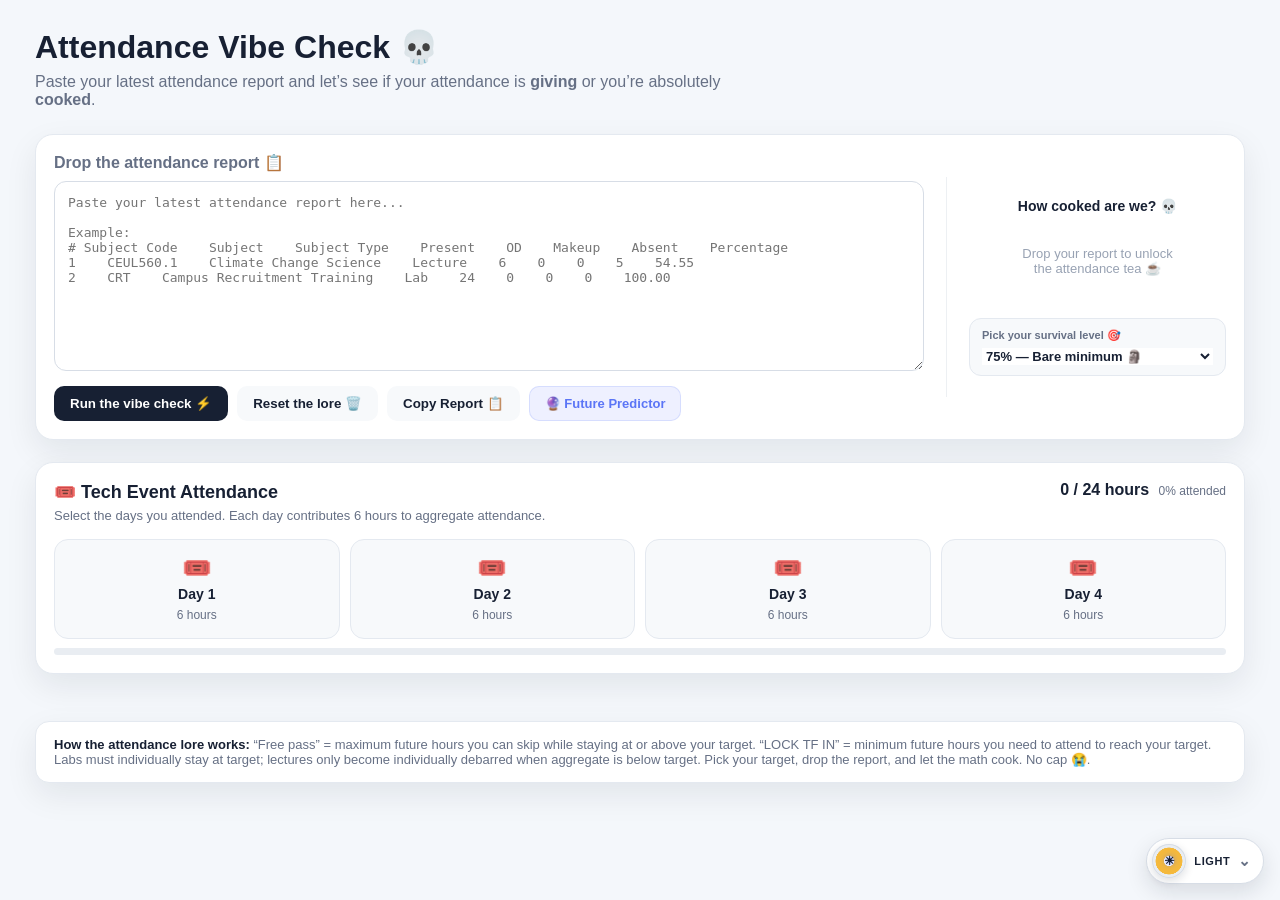
<file: index.html>
<!doctype html>
<html lang="en">
  <head>
    <meta charset="UTF-8" />
    <meta name="viewport" content="width=device-width, initial-scale=1.0" />
    <title>Attendance Vibe Check</title>
    <link rel="icon" type="image/png" href="icon-512.png" />
    <link rel="apple-touch-icon" href="icon-512.png" />
    <link rel="manifest" href="manifest.json" />
    <meta name="theme-color" content="#f4f7fb" />
    <script>
      !(function () {
        try {
          var t = localStorage.getItem("attendanceVibeTheme");
          if (t === "night") t = "dark";
          if (
            ![
              "light",
              "dark",
              "iron-man",
              "captain-america",
              "thanos",
            ].includes(t)
          )
            t = null;
        } catch (e) {}
        document.documentElement.dataset.theme =
          t ||
          (matchMedia && matchMedia("(prefers-color-scheme: dark)").matches
            ? "dark"
            : "light");
        document.documentElement.classList.add("theme-booting");
      })();
    </script>
    <style>
      * {
        box-sizing: border-box;
      }
      body {
        margin: 0;
        font-family:
          Inter,
          Segoe UI,
          Arial,
          sans-serif;
        background: #f4f7fb;
        color: #172033;
      }
      .container {
        max-width: 1250px;
        margin: auto;
        padding: 28px 20px 45px;
      }
      .header {
        display: flex;
        justify-content: space-between;
        align-items: flex-end;
        gap: 20px;
        margin-bottom: 25px;
        flex-wrap: wrap;
      }
      h1 {
        margin: 0;
        font-size: 32px;
      }
      .subtitle {
        margin: 7px 0 0;
        color: #667085;
        max-width: 720px;
      }
      .summary {
        display: flex;
        gap: 12px;
        flex-wrap: wrap;
      }
      .stat {
        background: white;
        border: 1px solid #e4e9f0;
        border-radius: 14px;
        padding: 13px 17px;
        min-width: 145px;
        box-shadow: 0 3px 12px rgba(16, 24, 40, 0.05);
      }
      .stat span {
        display: block;
        color: #667085;
        font-size: 12px;
      }
      .stat strong {
        font-size: 21px;
      }
      .input-panel {
        background: white;
        border: 1px solid #e4e9f0;
        border-radius: 18px;
        padding: 18px;
        margin-bottom: 22px;
        box-shadow: 0 5px 18px rgba(16, 24, 40, 0.06);
      }
      .input-layout {
        display: grid;
        grid-template-columns: minmax(0, 1fr) 280px;
        gap: 22px;
        align-items: center;
      }
      .aggregate {
        min-height: 220px;
        display: flex;
        flex-direction: column;
        align-items: center;
        justify-content: center;
        border-left: 1px solid #edf0f3;
        padding-left: 22px;
      }
      .aggregate-title {
        font-size: 14px;
        font-weight: 700;
        margin-bottom: 12px;
      }
      .aggregate-donut {
        width: 145px;
        height: 145px;
        border-radius: 50%;
        position: relative;
        background: conic-gradient(#22a85a var(--aggregate-pct), #e9edf2 0);
        display: flex;
        align-items: center;
        justify-content: center;
      }
      .aggregate-donut:after {
        content: "";
        position: absolute;
        inset: 18px;
        background: white;
        border-radius: 50%;
      }
      .aggregate-value {
        position: relative;
        z-index: 2;
        font-size: 25px;
        font-weight: 800;
      }
      .aggregate-sub {
        margin-top: 10px;
        color: #667085;
        font-size: 12px;
        text-align: center;
      }
      .aggregate-action {
        margin-top: 12px;
        padding: 10px 14px;
        border-radius: 11px;
        text-align: center;
        font-size: 13px;
        font-weight: 700;
      }
      .aggregate-action.safe {
        background: #e8f7ee;
        color: #138a45;
      }
      .aggregate-action.danger {
        background: #fdecec;
        color: #c62828;
      }
      .aggregate-empty {
        color: #98a2b3;
        font-size: 13px;
        text-align: center;
        padding: 20px;
      }
      .target-box {
        width: 100%;
        margin-top: 12px;
        padding: 10px 12px;
        background: #f7f9fb;
        border: 1px solid #e4e9f0;
        border-radius: 12px;
      }
      .target-label {
        font-size: 11px;
        color: #667085;
        font-weight: 700;
        display: block;
        margin-bottom: 5px;
      }
      .target-select {
        width: 100%;
        border: 0;
        background: transparent;
        color: #172033;
        font:
          700 13px Inter,
          Segoe UI,
          Arial,
          sans-serif;
        outline: none;
        cursor: pointer;
      }
      .custom-target {
        display: none;
        margin-top: 7px;
        width: 100%;
        padding: 8px;
        border: 1px solid #d7dde6;
        border-radius: 8px;
      }
      .roast {
        margin-top: 10px;
        padding: 10px 12px;
        border-radius: 11px;
        background: #172033;
        color: white;
        font-size: 12px;
        font-weight: 700;
        line-height: 1.35;
        text-align: center;
      }
      .subject-roast {
        margin-top: 8px;
        font-size: 11px;
        color: #667085;
        line-height: 1.3;
        min-height: 29px;
      }

      .input-panel label {
        display: block;
        margin-bottom: 9px;
      }
      textarea {
        width: 100%;
        min-height: 190px;
        resize: vertical;
        border: 1px solid #d7dde6;
        border-radius: 12px;
        padding: 13px;
        font:
          13px Consolas,
          monospace;
        color: #172033;
        background: #fbfcfe;
        outline: none;
      }
      textarea:focus {
        border-color: #6b8afd;
        box-shadow: 0 0 0 3px rgba(107, 138, 253, 0.12);
      }
      .input-actions {
        display: flex;
        gap: 9px;
        margin-top: 11px;
      }
      button {
        border: 0;
        border-radius: 10px;
        padding: 10px 16px;
        background: #172033;
        color: white;
        font-weight: 700;
        cursor: pointer;
      }
      button:hover {
        opacity: 0.9;
      }
      button.secondary {
        background: #eef1f5;
        color: #344054;
      }
      .skip-link {
        display: inline-flex;
        align-items: center;
        justify-content: center;
        border-radius: 10px;
        padding: 10px 16px;
        background: #e8f7ee;
        color: #138a45;
        font-weight: 700;
        text-decoration: none;
        font-size: 13px;
      }
      .skip-link:hover {
        background: #d9f1e3;
      }
      .predictor-link {
        background: #eef0ff;
        color: #4c55a8;
      }
      .predictor-link:hover {
        background: #e3e6ff;
      }
      .error {
        color: #c62828;
        font-size: 13px;
        margin-top: 9px;
        display: none;
      }
      .cards {
        display: grid;
        grid-template-columns: repeat(auto-fit, minmax(340px, 1fr));
        gap: 18px;
        align-items: stretch;
      }
      .card {
        background: white;
        border: 1px solid #e4e9f0;
        border-radius: 18px;
        padding: 20px;
        box-shadow: 0 5px 18px rgba(16, 24, 40, 0.06);
        display: grid;
        grid-template-rows: 150px 220px auto;
        min-height: 425px;
        overflow: hidden;
      }
      .top {
        display: grid;
        grid-template-columns: minmax(0, 1fr) auto;
        align-items: start;
        gap: 10px;
        min-width: 0;
        overflow: hidden;
      }
      .top > div:first-child {
        min-width: 0;
      }
      .code {
        font-size: 12px;
        color: #667085;
        font-weight: 700;
      }
      .name {
        font-size: 17px;
        font-weight: 700;
        margin-top: 4px;
        line-height: 1.3;
        height: 88px;
        overflow: hidden;
        display: -webkit-box;
        -webkit-line-clamp: 4;
        -webkit-box-orient: vertical;
      }
      .type {
        font-size: 12px;
        color: #667085;
        margin-top: 5px;
      }
      .badge {
        letter-spacing: 0.1px;
        height: max-content;
        padding: 6px 9px;
        border-radius: 999px;
        font-size: 12px;
        font-weight: 700;
        white-space: nowrap;
      }
      .safe {
        background: #e8f7ee;
        color: #138a45;
      }
      .danger {
        background: #fdecec;
        color: #c62828;
      }
      .chart-row {
        display: grid;
        grid-template-columns: 140px minmax(0, 1fr);
        align-items: center;
        gap: 18px;
        margin: 0;
        height: 220px;
        border-top: 1px solid #edf0f3;
        border-bottom: 1px solid #edf0f3;
        overflow: hidden;
      }
      .donut {
        width: 136px;
        height: 136px;
        border-radius: 50%;
        position: relative;
        flex: none;
        background: conic-gradient(var(--chart-color) var(--pct), #e9edf2 0);
      }
      .donut:after {
        content: "";
        position: absolute;
        inset: 16px;
        background: white;
        border-radius: 50%;
      }
      .donut-text {
        position: absolute;
        inset: 0;
        display: flex;
        align-items: center;
        justify-content: center;
        z-index: 2;
        font-size: 17px;
        font-weight: 800;
        white-space: nowrap;
        letter-spacing: -0.4px;
        line-height: 1;
      }
      .metrics {
        min-width: 0;
        width: 100%;
      }
      .metric {
        display: flex;
        justify-content: space-between;
        align-items: center;
        gap: 8px;
        margin: 8px 0;
        font-size: 13px;
      }
      .metric span {
        color: #667085;
        white-space: nowrap;
      }
      .metric b {
        white-space: nowrap;
      }
      .progress {
        height: 8px;
        background: #edf0f3;
        border-radius: 20px;
        overflow: hidden;
        margin-top: 11px;
      }
      .progress > div {
        height: 100%;
        background: #22a85a;
        border-radius: 20px;
      }
      .danger-bar .progress > div {
        background: #e5484d;
      }
      .subject-roast {
        margin-top: 8px;
        font-size: 11px;
        color: #667085;
        line-height: 1.3;
        min-height: 29px;
      }
      .action {
        padding-top: 15px;
        display: grid;
        grid-template-columns: 1fr 1fr;
        gap: 10px;
      }
      .action-box {
        padding: 11px;
        border-radius: 12px;
        background: #f7f9fb;
        min-width: 0;
        min-height: 67px;
      }
      .action-box small {
        display: block;
        color: #667085;
        font-size: 11px;
        margin-bottom: 4px;
        line-height: 1.25;
      }
      .action-box strong {
        font-size: 16px;
      }
      .miss {
        color: #138a45;
      }
      .catch {
        color: #c62828;
      }
      .legend {
        margin-top: 25px;
        padding: 15px 18px;
        background: white;
        border: 1px solid #e4e9f0;
        border-radius: 14px;
        color: #667085;
        font-size: 13px;
      }
      .legend b {
        color: #172033;
      }
      @media (max-width: 700px) {
        .input-layout {
          grid-template-columns: 1fr;
        }
        .aggregate {
          border-left: 0;
          border-top: 1px solid #edf0f3;
          padding: 18px 0 0;
        }
      }
      @media (max-width: 600px) {
        .container {
          padding: 20px 13px 35px;
        }
        h1 {
          font-size: 26px;
        }
        .summary {
          width: 100%;
        }
        .stat {
          flex: 1;
          min-width: 110px;
        }
      }

      .event-pass-panel {
        margin: 0 0 22px;
        padding: 18px;
        background: var(--avc-surface, #fff);
        color: var(--avc-text, #172033);
        border: 1px solid var(--avc-border, #e4e9f0);
        border-radius: 18px;
        box-shadow: var(--avc-shadow, 0 5px 18px rgba(16,24,40,.06));
      }
      .event-pass-heading { display:flex; align-items:flex-start; justify-content:space-between; gap:12px; flex-wrap:wrap; }
      .event-pass-heading h2 { margin:0; font-size:18px; }
      .event-pass-heading p { margin:5px 0 0; color:var(--avc-muted,#667085); font-size:13px; }
      .event-pass-grid { display:grid; grid-template-columns:repeat(4,minmax(0,1fr)); gap:10px; margin-top:16px; }
      .event-pass {
        min-height:100px; display:flex; flex-direction:column; align-items:center; justify-content:center; gap:6px;
        border:1px solid var(--avc-border, #e4e9f0); border-radius:14px; padding:12px 8px;
        background:var(--avc-surface-alt,#f7f9fb); color:var(--avc-text,#172033); cursor:pointer;
        font:inherit; transition:transform .16s ease,border-color .16s ease,background .16s ease,box-shadow .16s ease;
      }
      .event-pass:hover { transform:translateY(-2px); border-color:var(--avc-accent,#5b75f6); }
      .event-pass[aria-pressed="true"] { border-color:var(--avc-accent,#5b75f6); background:var(--avc-accent-soft,#eef0ff); box-shadow:0 0 0 2px var(--avc-glow,rgba(91,117,246,.16)); }
      .event-pass .pass-icon { font-size:24px; line-height:1; }
      .event-pass strong { font-size:14px; }
      .event-pass small { font-size:12px; color:var(--avc-muted,#667085); }
      .event-pass[aria-pressed="true"] small { color:var(--avc-text,#172033); }
      .event-pass-footer { display:flex; align-items:center; justify-content:space-between; gap:14px; flex-wrap:wrap; margin-top:15px; }
      .event-pass-total { font-weight:800; font-size:16px; }
      .event-pass-total span { color:var(--avc-muted,#667085); font-weight:500; font-size:12px; margin-left:5px; }
      .event-pass-progress { height:7px; background:var(--avc-track,#e9edf2); border-radius:999px; overflow:hidden; margin-top:9px; }
      .event-pass-progress > div { height:100%; width:0; background:var(--avc-accent,#5b75f6); border-radius:999px; transition:width .2s ease; }
      .copy-report-btn { margin-top:10px; width:100%; }
      @media (max-width:600px) { .event-pass-grid { grid-template-columns:repeat(2,minmax(0,1fr)); } .event-pass { min-height:88px; } }
    </style>
    <link rel="stylesheet" href="theme.css" />
  </head>
  <body>
    <div class="container">
      <div class="header">
        <div>
          <h1>Attendance Vibe Check 💀</h1>
          <p class="subtitle">
            Paste your latest attendance report and let’s see if your attendance
            is <b>giving</b> or you’re absolutely <b>cooked</b>.
          </p>
        </div>
        <div class="summary" id="summary"></div>
      </div>
      <section class="input-panel">
        <div class="input-layout">
          <div>
            <label for="report"><b>Drop the attendance report 📋</b></label>
            <textarea
              id="report"
              placeholder="Paste your latest attendance report here...
 
Example:
# Subject Code    Subject    Subject Type    Present    OD    Makeup    Absent    Percentage
1    CEUL560.1    Climate Change Science    Lecture    6    0    0    5    54.55
2    CRT    Campus Recruitment Training    Lab    24    0    0    0    100.00"
            ></textarea>
            <div class="input-actions">
              <button onclick="parseReport()">Run the vibe check ⚡</button>
              <button class="secondary" onclick="clearReport()">
                Reset the lore 🗑️
              </button>
              <button class="secondary" onclick="copyAttendanceReport()">
                Copy Report 📋
              </button>
              <a
                href="future_predictor.html?v=4"
                class="skip-link predictor-link"
                >🔮 Future Predictor</a
              >
            </div>
            <div id="error" class="error"></div>
          </div>
          <div class="aggregate">
            <div class="aggregate-title">How cooked are we? 💀</div>
            <div id="aggregateChart">
              <div class="aggregate-empty">
                Drop your report to unlock
                <br />
                the attendance tea ☕
              </div>
            </div>
            <div id="aggregateSub" class="aggregate-sub"></div>
            <div class="target-box">
              <span class="target-label">Pick your survival level 🎯</span>
              <select
                id="targetSelect"
                class="target-select"
                onchange="render()"
              >
                <option value="75">75% — Bare minimum 🗿</option>
                <option value="80">80% — Playing it safe 😮‍💨</option>
                <option value="85">85% — Attendance merchant</option>
                <option value="90">90% — Teacher's favourite 💀</option>
                <option value="95">95% — Touch grass bro</option>
                <option value="100">100% — Bro IS the timetable</option>
                <option value="custom">Custom — I'm built different</option>
              </select>
              <input
                id="customTarget"
                class="custom-target"
                type="number"
                min="1"
                max="100"
                step="0.5"
                placeholder="Custom target %"
                oninput="render()"
              />
            </div>
            <div id="aggregateRoast"></div>
          </div>
        </div>
      </section>
      <section class="event-pass-panel" aria-labelledby="eventPassTitle">
        <div class="event-pass-heading">
          <div>
            <h2 id="eventPassTitle">🎟️ Tech Event Attendance</h2>
            <p>Select the days you attended. Each day contributes 6 hours to aggregate attendance.</p>
          </div>
          <div class="event-pass-total" id="eventPassCounter">0 / 24 hours <span>0% attended</span></div>
        </div>
        <div class="event-pass-grid" id="eventPassGrid">
          <button type="button" class="event-pass" data-event-day="1" aria-pressed="false" onclick="toggleEventDay(1)"><span class="pass-icon">🎟️</span><strong>Day 1</strong><small>6 hours</small></button>
          <button type="button" class="event-pass" data-event-day="2" aria-pressed="false" onclick="toggleEventDay(2)"><span class="pass-icon">🎟️</span><strong>Day 2</strong><small>6 hours</small></button>
          <button type="button" class="event-pass" data-event-day="3" aria-pressed="false" onclick="toggleEventDay(3)"><span class="pass-icon">🎟️</span><strong>Day 3</strong><small>6 hours</small></button>
          <button type="button" class="event-pass" data-event-day="4" aria-pressed="false" onclick="toggleEventDay(4)"><span class="pass-icon">🎟️</span><strong>Day 4</strong><small>6 hours</small></button>
        </div>
        <div class="event-pass-progress" aria-label="Tech event attendance progress"><div id="eventPassProgress"></div></div>
      </section>
      <div class="cards" id="cards"></div>
      <div class="legend">
        <b>How the attendance lore works:</b> “Free pass” = maximum future hours
        you can skip while staying at or above your target. “LOCK TF IN” =
        minimum future hours you need to attend to reach your target. Labs must
        individually stay at target; lectures only become individually debarred
        when aggregate is below target. Pick your target, drop the report, and
        let the math cook. No cap 😭.
      </div>
    </div>
    <script src="theme.js"></script>
    <script>
      let subjects = [];
      const EVENT_DAYS_KEY = "attendanceVibeEventDays";
      function loadEventDays() {
        try {
          const saved = JSON.parse(localStorage.getItem(EVENT_DAYS_KEY) || "[]");
          return Array.isArray(saved) ? [...new Set(saved.map(Number).filter((day) => Number.isInteger(day) && day >= 1 && day <= 4))].sort() : [];
        } catch (_) { return []; }
      }
      let eventDays = loadEventDays();
      function eventAttendedHours() { return eventDays.length * 6; }
      function saveEventDays() {
        try { localStorage.setItem(EVENT_DAYS_KEY, JSON.stringify(eventDays)); } catch (_) {}
      }
      function renderEventPasses() {
        document.querySelectorAll("[data-event-day]").forEach((button) => {
          const day = Number(button.dataset.eventDay);
          const selected = eventDays.includes(day);
          button.setAttribute("aria-pressed", String(selected));
          button.querySelector(".pass-icon").textContent = selected ? "🎫" : "🎟️";
          button.querySelector("small").textContent = selected ? "Attended · 6 hrs" : "6 hours";
        });
        const hours = eventAttendedHours();
        const counter = document.getElementById("eventPassCounter");
        if (counter) counter.innerHTML = `${hours} / 24 hours <span>${Math.round(hours / 24 * 100)}% attended</span>`;
        const progress = document.getElementById("eventPassProgress");
        if (progress) progress.style.width = `${hours / 24 * 100}%`;
      }
      function toggleEventDay(day) {
        eventDays = eventDays.includes(day) ? eventDays.filter((value) => value !== day) : [...eventDays, day].sort();
        saveEventDays();
        renderEventPasses();
        render();
      }
      const savedTarget = localStorage.getItem("attendanceVibeTarget");
      if (savedTarget) {
        const targetSelect = document.getElementById("targetSelect");
        if (targetSelect) {
          const option = [...targetSelect.options].find(
            (o) => o.value === savedTarget,
          );
          if (option) targetSelect.value = savedTarget;
        }
      }

      function parseReport() {
        const raw = document.getElementById("report").value.trim();
        const error = document.getElementById("error");

        if (!raw) {
          error.textContent = "Bro, paste the report first 😭";
          error.style.display = "block";
          return;
        }

        const lines = raw.split(/\r?\n/).filter((line) => line.trim());
        const parsed = [];

        for (const line of lines) {
          if (/subject code|percentage|attendance report/i.test(line)) continue;

          // Handles tabs, multiple spaces, and table text copied from a webpage.
          let parts = line.includes("\t")
            ? line
                .split("\t")
                .map((x) => x.trim())
                .filter(Boolean)
            : line
                .split(/\s{2,}/)
                .map((x) => x.trim())
                .filter(Boolean);

          // Fallback for reports copied with single spaces:
          // identify the numeric tail: Present, OD, Makeup, Absent, Percentage.
          const nums = line.match(
            /(\d+)\s+(\d+)\s+(\d+)\s+(\d+)\s+(\d+(?:\.\d+)?)(?:\s*)$/,
          );

          if (nums) {
            const idx = nums.index;
            const prefix = line.slice(0, idx).trim();
            const number = prefix.match(/^(\d+)\s+/);
            if (!number) continue;

            let fields = prefix
              .slice(number[0].length)
              .trim()
              .split(/\s{2,}/)
              .filter(Boolean);

            // If spacing was lost, use known subject-code pattern to split.
            if (fields.length < 3) {
              const m = prefix
                .slice(number[0].length)
                .match(/^(\S+)\s+(.+?)\s+(Lecture|Lab)\s*$/i);
              if (!m) continue;
              fields = [m[1], m[2], m[3]];
            }

            if (fields.length >= 3) {
              parsed.push({
                code: fields[0],
                name: fields[1],
                type: fields[2],
                present: Number(nums[1]),
                od: Number(nums[2]),
                makeup: Number(nums[3]),
                absent: Number(nums[4]),
              });
              continue;
            }
          }

          // Standard tab-separated row.
          if (parts.length >= 8 && /^\d+$/.test(parts[0])) {
            parsed.push({
              code: parts[1],
              name: parts[2],
              type: parts[3],
              present: Number(parts[4]) || 0,
              od: Number(parts[5]) || 0,
              makeup: Number(parts[6]) || 0,
              absent: Number(parts[7]) || 0,
            });
          }
        }

        if (!parsed.length) {
          error.textContent =
            "Couldn’t read that report 💀. Paste the full table with Subject Code, Present, OD, Makeup, Absent and Percentage.";
          error.style.display = "block";
          return;
        }

        subjects = parsed;
        error.style.display = "none";
        localStorage.setItem(
          "attendanceVibeSubjects",
          JSON.stringify(subjects),
        );
        render();
      }

      function clearReport() {
        document.getElementById("report").value = "";
        document.getElementById("error").style.display = "none";
        subjects = [];
        document.getElementById("cards").innerHTML = "";
        document.getElementById("summary").innerHTML = "";
        document.getElementById("aggregateChart").innerHTML =
          '<div class="aggregate-empty">Drop your report to unlock<br>the attendance tea ☕</div>';
        document.getElementById("aggregateSub").textContent = "";
        document.getElementById("aggregateRoast").innerHTML = "";
      }

      function getTarget() {
        const select = document.getElementById("targetSelect");
        if (!select) return 75;
        if (select.value === "custom") {
          const value = Number(document.getElementById("customTarget")?.value);
          return value > 0 && value <= 100 ? value : 75;
        }
        return Number(select.value);
      }

      function isLab(s) {
        return /lab/i.test(s.type);
      }
      function isDebarred(s, overall) {
        const pct = getStats(s).pct;
        const target = getTarget();
        return isLab(s) ? pct < target : overall < target && pct < target;
      }
      function getStats(s) {
        const attended = s.present + s.od + s.makeup;
        const total = s.present + s.od + s.absent;
        const pct = total ? (attended / total) * 100 : 0;
        const target = getTarget();
        const ratio = target / 100;

        const canMiss = Math.max(
          0,
          Math.floor(attended / ratio - total + 1e-9),
        );
        const needAttend =
          pct >= target
            ? 0
            : Math.ceil((ratio * total - attended) / (1 - ratio) - 1e-9);

        return { attended, total, pct, canMiss, needAttend, target };
      }

      const ROASTS = {
        perfect: [
          "WHO ARE YOU 😭 Bro IS the timetable.",
          "100%. Bro has apparently moved into the classroom 💀",
          "Attendance so clean it's suspicious 🗿",
          "Bro attends classes like rent is due 😭",
        ],
        excellent: [
          "Attendance looking illegally good 💀",
          "Bro is farming attendance. Don't get too confident 😮‍💨",
          "This is getting teacher's-favourite suspicious 👀",
          "Bro really said attendance comes first 😭",
        ],
        good: [
          "Attendance merchant spotted 🫡",
          "You're chilling. Don't fumble the bag 😮‍💨",
          "We got breathing room. Please don't waste it 💀",
          "Lowkey cooking. Keep it together 🗿",
        ],
        safe: [
          "Bare minimum secured 🗿 Don't test your luck.",
          "75% gang has entered the chat 😭",
          "Technically surviving. We take those 😮‍💨",
          "You're alive. That's what matters 💀",
        ],
        danger: [
          "LOCK. TF. IN. 🔒🫡 You're one bad week from cooked.",
          "Bro is walking the attendance tightrope 😭",
          "One more L and it's over 💀",
          "The 75% committee is watching you 👀",
        ],
        bad: [
          "Bro attends classes in spirit only 💀",
          "At this point you're on a long-distance relationship with the classroom 😭",
          "Attendance has officially entered the danger zone 🚨",
          "Academic comeback loading... maybe 🫠",
        ],
        cooked: [
          "This attendance has LEFT THE CHAT 😭",
          "Bro is collecting absences like achievements 💀",
          "The classroom hasn't seen you in ages 😭",
          "Attendance status: cooked beyond repair 🫠",
        ],
      };

      function randomFrom(list) {
        return list[Math.floor(Math.random() * list.length)];
      }

      function getRoast(pct, target, overall, lab = false) {
        if (lab && pct < target)
          return randomFrom([
            "LAB SHORTAGE ALERT 🚨 You're actually cooked.",
            "Bro the lab attendance police are outside 💀",
            "Lab below target = instant academic jump scare 😭",
          ]);
        if (overall < target && pct < target)
          return randomFrom([
            "Aggregate is cooked, and this subject is caught in the crossfire 💀",
            "Overall below target. This subject is NOT getting a free pass 😭",
            "The aggregate said no and took this subject down with it 🫠",
          ]);
        if (pct >= 100) return randomFrom(ROASTS.perfect);
        if (pct >= 95) return randomFrom(ROASTS.excellent);
        if (pct >= 85) return randomFrom(ROASTS.good);
        if (pct >= target) return randomFrom(ROASTS.safe);
        if (pct >= 70) return randomFrom(ROASTS.danger);
        if (pct >= 60) return randomFrom(ROASTS.bad);
        return randomFrom(ROASTS.cooked);
      }

      function subjectRoast(s, pct) {
        const name = s.name.toLowerCase();
        if (pct >= 100) {
          if (name.includes("machine learning"))
            return randomFrom([
              "Machine learned how to attend 😭",
              "Bro trained the attendance model to 100% 💀",
            ]);
          if (name.includes("algorithm") || name.includes("daa"))
            return randomFrom([
              "Solved attendance before solving DAA 🗿",
              "Algorithm for attendance: show up. Bro mastered it 😭",
            ]);
          if (name.includes("devops"))
            return randomFrom([
              "Attendance deployed successfully 🚀",
              "CI/CD pipeline for showing up is undefeated 💀",
            ]);
          return randomFrom([
            "Bro lives in the classroom 💀",
            "Perfect attendance. Who even are you 😭",
          ]);
        }
        if (pct < 60) {
          if (name.includes("climate"))
            return randomFrom([
              "Climate changed. Your attendance did too 💀",
              "The climate is changing and so is your eligibility 😭",
            ]);
          return randomFrom([
            "Bro is attending this subject through telepathy 😭",
            "This subject has forgotten what you look like 💀",
          ]);
        }
        if (pct < 75)
          return randomFrom([
            "The 75% committee is looking for you 👀",
            "Bro is speedrunning the shortage list 💀",
            "LOCK IN BEFORE THE ERP LOCKS YOU OUT 😭",
          ]);
        return randomFrom([
          "We're surviving. Barely, but we're surviving 😮‍💨",
          "Still alive. Don't get brave now 💀",
          "Attendance is giving 'one more absence and we're done' 😭",
        ]);
      }

      function card(s, overall) {
        const x = getStats(s),
          target = x.target,
          lab = isLab(s);
        const debarred = isDebarred(s, overall),
          below = x.pct < target;

        let badge = debarred
          ? "DEBARRED 💀"
          : below && !lab
            ? "Below target, still safe 😮‍💨"
            : "W • You're chilling 😮‍💨";

        return `
    <article class="card ${debarred ? "danger-bar" : ""}">
        <div class="top">
            <div><div class="code">${s.code}</div><div class="name">${s.name}</div><div class="type">${s.type}</div></div>
            <div class="badge ${debarred ? "danger" : "safe"}">${badge}</div>
        </div>
        <div class="chart-row">
            <div class="donut" style="--pct:${Math.min(x.pct, 100)}%;--chart-color:${debarred ? "#e5484d" : "#22a85a"}">
                <div class="donut-text">${x.pct.toFixed(2)}%</div>
            </div>
            <div class="metrics">
                <div class="metric"><span>Actually showed up</span><b>${x.attended} hr</b></div>
                <div class="metric"><span>Bro was NOT there</span><b>${s.absent} hr</b></div>
                <div class="metric"><span>Total hours</span><b>${x.total} hr</b></div>
                <div class="progress"><div style="width:${Math.min(x.pct, 100)}%"></div></div>
                <div class="subject-roast">${getRoast(x.pct, target, overall, lab)}</div>
            </div>
        </div>
        <div class="action">
            ${
              x.pct >= target
                ? `
            <div class="action-box"><small>Free passes 🗿💦</small><strong class="miss">${x.canMiss} ${x.canMiss === 1 ? "hour" : "hours"}</strong></div>
            <div class="action-box"><small>${lab ? "Lab target" : "Target"}: ${target}%</small><strong class="miss">${(x.pct - target).toFixed(2)}%</strong></div>
            `
                : `
            <div class="action-box"><small>${lab || overall < target ? "LOCK TF IN 🔒🫡" : "Below target, but safe 😮‍💨"}</small>
            <strong class="${lab || overall < target ? "catch" : "miss"}">${lab || overall < target ? x.needAttend + " " + (x.needAttend === 1 ? "hour" : "hours") : "No mandatory recovery"}</strong></div>
            <div class="action-box"><small>${lab ? "Lab rule 🚨" : "Aggregate rule"}</small><strong class="${debarred ? "catch" : "miss"}">${debarred ? "DEBARRED" : "Not debarred"}</strong></div>
            `
            }
        </div>
    </article>`;
      }

      function render() {
        const select = document.getElementById("targetSelect"),
          custom = document.getElementById("customTarget");
        if (select && custom)
          custom.style.display = select.value === "custom" ? "block" : "none";
        if (!subjects.length) {
          document.getElementById("cards").innerHTML = "";
          document.getElementById("summary").innerHTML = "";
          document.getElementById("aggregateChart").innerHTML =
            '<div class="aggregate-empty">Drop your report to unlock<br>the attendance tea ☕</div>';
          document.getElementById("aggregateSub").textContent = "";
          document.getElementById("aggregateRoast").innerHTML = "";
          return;
        }

        const subjectAttended = subjects.reduce(
          (a, s) => a + getStats(s).attended,
          0,
        );
        const subjectHours = subjects.reduce((a, s) => a + getStats(s).total, 0);
        const totalAttended = subjectAttended + eventAttendedHours();
        const totalHours = subjectHours + 24;
        const overall = totalHours ? (totalAttended / totalHours) * 100 : 0;
        const target = getTarget();

        document.getElementById("cards").innerHTML = subjects
          .map((s) => card(s, overall))
          .join("");

        const color = overall >= target ? "#22a85a" : "#e5484d";
        document.getElementById("aggregateChart").innerHTML =
          `<div class="aggregate-donut" style="--aggregate-pct:${Math.min(overall, 100)}%;background:conic-gradient(${color} var(--aggregate-pct),#e9edf2 0)"><div class="aggregate-value">${overall.toFixed(2)}%</div></div>`;
        document.getElementById("aggregateSub").textContent =
          `${totalAttended} / ${totalHours} hours attended · target ${target}%`;

        const ratio = target / 100;
        const need =
          overall < target
            ? Math.ceil(
                (ratio * totalHours - totalAttended) / (1 - ratio) - 1e-9,
              )
            : 0;
        const canMiss =
          overall >= target
            ? Math.max(0, Math.floor(totalAttended / ratio - totalHours + 1e-9))
            : 0;
        document.getElementById("aggregateRoast").innerHTML =
          `<div class="roast">${getRoast(overall, target, overall, false)}</div><div class="aggregate-action ${overall >= target ? "safe" : "danger"}">${overall >= target ? `Free pass unlocked 🗿💦 — you can miss <b>${canMiss} ${canMiss === 1 ? "hour" : "hours"}</b> and stay ${target}%+` : `LOCK TF IN 🔒🫡 — attend <b>${need} ${need === 1 ? "hour" : "hours"}</b> to hit ${target}%`}</div>`;

        const safeSubjects = subjects.filter(
          (s) => !isDebarred(s, overall),
        ).length;
        document.getElementById("summary").innerHTML =
          `<div class="stat"><span>How cooked are we?</span><strong>${overall.toFixed(2)}%</strong></div><div class="stat"><span>Subjects safe</span><strong>${safeSubjects}/${subjects.length}</strong></div><div class="stat"><span>Total hours</span><strong>${totalHours}</strong></div>`;

        localStorage.setItem(
          "attendanceVibeSubjects",
          JSON.stringify(subjects),
        );
        localStorage.setItem("attendanceVibeTarget", String(target));
      }

      async function copyAttendanceReport() {
        if (!subjects.length) {
          const error = document.getElementById("error");
          error.textContent = "Run your attendance report first, then copy it. 😭";
          error.style.display = "block";
          return;
        }
        const subjectAttended = subjects.reduce((sum, subject) => sum + getStats(subject).attended, 0);
        const subjectHours = subjects.reduce((sum, subject) => sum + getStats(subject).total, 0);
        const eventHours = eventAttendedHours();
        const aggregateAttended = subjectAttended + eventHours;
        const aggregateTotal = subjectHours + 24;
        const lines = [
          "ATTENDANCE VIBE CHECK REPORT",
          "",
          "SUBJECT ATTENDANCE",
          ...subjects.map((subject) => {
            const stats = getStats(subject);
            return `${subject.code} — ${subject.name}: ${stats.attended}/${stats.total} hrs (${stats.pct.toFixed(2)}%)`;
          }),
          "",
          "TECH EVENT ATTENDANCE",
          `Attended days: ${eventDays.length ? eventDays.join(", ") : "None"}`,
          `Tech event hours: ${eventHours}/24 hrs (${(eventHours / 24 * 100).toFixed(2)}%)`,
          "",
          "AGGREGATE ATTENDANCE",
          `${aggregateAttended}/${aggregateTotal} hrs (${(aggregateAttended / aggregateTotal * 100).toFixed(2)}%)`,
        ];
        const reportText = lines.join("\n");
        try {
          if (navigator.clipboard && window.isSecureContext) {
            await navigator.clipboard.writeText(reportText);
          } else {
            const textarea = document.createElement("textarea");
            textarea.value = reportText;
            textarea.style.position = "fixed";
            textarea.style.opacity = "0";
            document.body.appendChild(textarea);
            textarea.select();
            const copied = document.execCommand("copy");
            textarea.remove();
            if (!copied) throw new Error("Clipboard copy failed");
          }
          const button = document.querySelector('button[onclick="copyAttendanceReport()"]');
          if (button) { const original = button.textContent; button.textContent = "Copied! ✓"; setTimeout(() => { button.textContent = original; }, 1600); }
        } catch (error) {
          const el = document.getElementById("error");
          el.textContent = "Could not copy automatically. Try using a secure browser context.";
          el.style.display = "block";
        }
      }
      renderEventPasses();
      render();
    </script>
  </body>
</html>
</file>
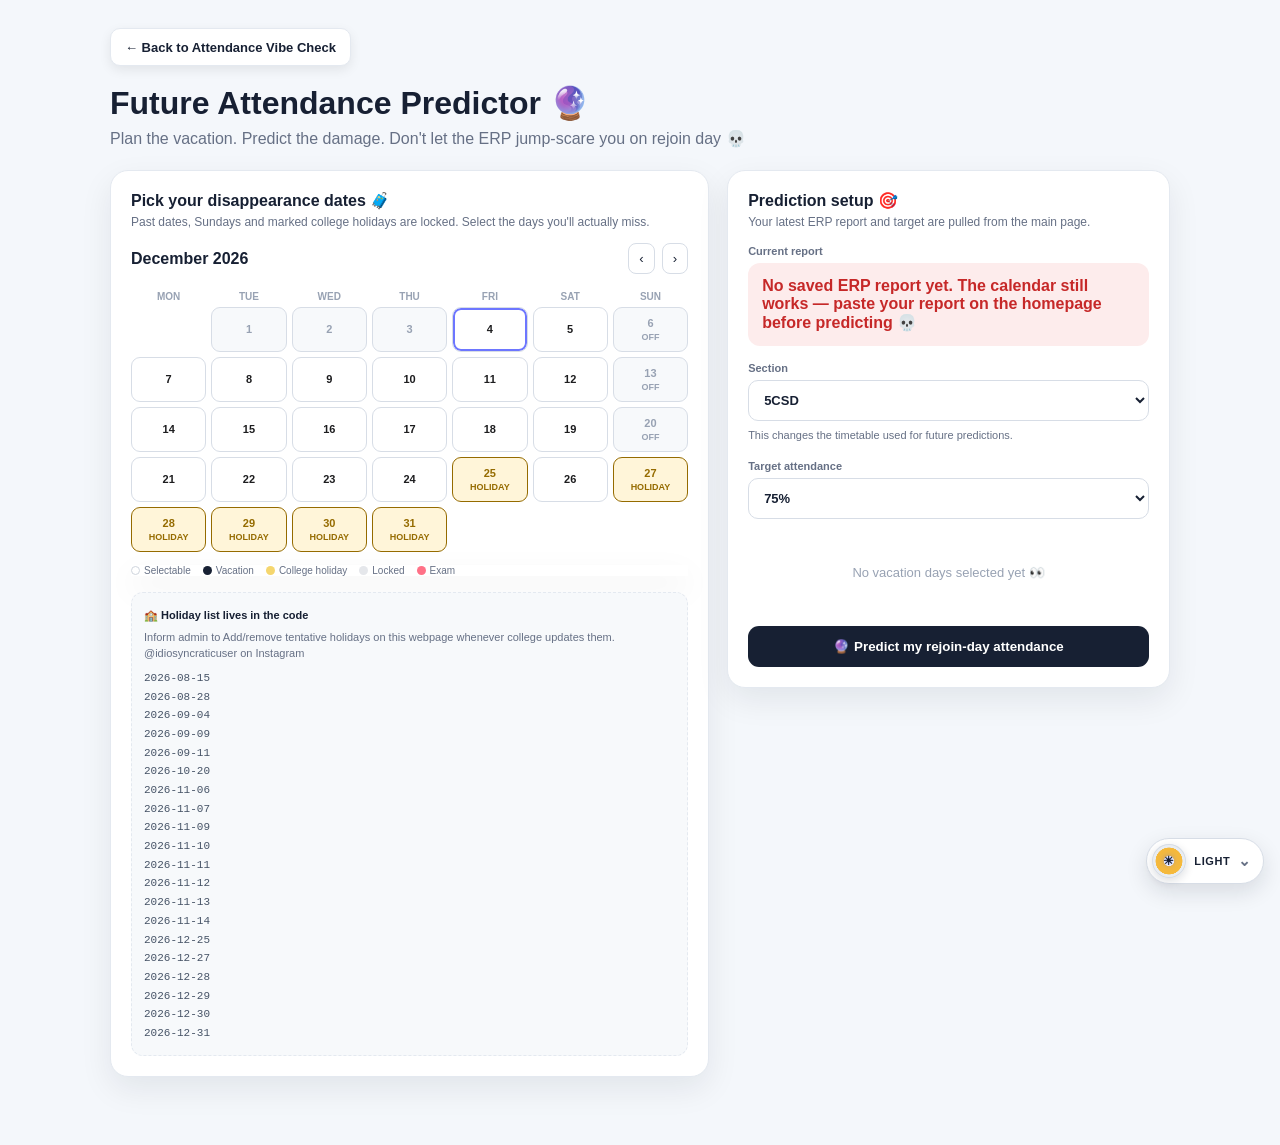
<file: future_predictor.html>
<!doctype html>
<html lang="en">
  <head>
    <meta charset="UTF-8" />
    <meta name="viewport" content="width=device-width, initial-scale=1.0" />
    <title>Future Attendance Predictor 🔮</title>
    <link rel="icon" type="image/png" href="icon-512.png" />
    <link rel="apple-touch-icon" href="icon-512.png" />
    <link rel="manifest" href="manifest.json" />
    <meta name="theme-color" content="#172033" />
    <meta name="mobile-web-app-capable" content="yes" />
    <meta name="apple-mobile-web-app-capable" content="yes" />
    <script>!function(){try{var t=localStorage.getItem("attendanceVibeTheme");if(t==="night")t="dark";if(!["light","dark","iron-man","captain-america","thanos"].includes(t))t=null}catch(e){}document.documentElement.dataset.theme=t||((matchMedia&&matchMedia("(prefers-color-scheme: dark)").matches)?"dark":"light");document.documentElement.classList.add("theme-booting")}();</script>
    <style>
      * {
        box-sizing: border-box;
      }
      body {
        margin: 0;
        font-family:
          Inter,
          Segoe UI,
          Arial,
          sans-serif;
        background: #f4f7fb;
        color: #172033;
      }
      .container {
        max-width: 1100px;
        margin: auto;
        padding: 28px 20px 50px;
      }
      .back {
        display: inline-block;
        color: #667085;
        text-decoration: none;
        font-size: 13px;
        font-weight: 700;
        margin-bottom: 18px;
      }
      h1 {
        margin: 0;
        font-size: 32px;
      }
      .subtitle {
        margin: 7px 0 22px;
        color: #667085;
      }
      .panel {
        background: white;
        border: 1px solid #e4e9f0;
        border-radius: 18px;
        padding: 20px;
        box-shadow: 0 5px 18px rgba(16, 24, 40, 0.06);
      }
      .grid {
        display: grid;
        grid-template-columns: 1.15fr 0.85fr;
        gap: 18px;
        align-items: start;
      }
      .section-title {
        font-size: 16px;
        font-weight: 800;
        margin-bottom: 5px;
      }
      .section-sub {
        font-size: 12px;
        color: #667085;
        margin-bottom: 14px;
      }
      .calendar-head {
        display: flex;
        justify-content: space-between;
        align-items: center;
        margin-bottom: 12px;
      }
      .month-title {
        font-weight: 800;
      }
      .month-buttons {
        display: flex;
        gap: 7px;
      }
      .month-buttons button {
        border: 1px solid #dfe4eb;
        background: #fff;
        border-radius: 8px;
        padding: 7px 10px;
        cursor: pointer;
      }
      .weekdays,
      .calendar {
        display: grid;
        grid-template-columns: repeat(7, 1fr);
        gap: 5px;
      }
      .weekdays div {
        text-align: center;
        font-size: 10px;
        font-weight: 800;
        color: #98a2b3;
        padding: 5px 0;
      }
      .day {
        min-height: 45px;
        border: 1px solid #e4e9f0;
        background: #fff;
        border-radius: 9px;
        cursor: pointer;
        display: flex;
        flex-direction: column;
        align-items: center;
        justify-content: center;
        font-size: 12px;
        font-weight: 700;
        position: relative;
      }
      .day:hover:not(.disabled) {
        border-color: #8c96ff;
        background: #f7f8ff;
      }
      .day.other {
        visibility: hidden;
        pointer-events: none;
      }
      .day.disabled {
        background: #f5f6f8;
        color: #b4bac4;
        cursor: not-allowed;
      }
      .day.today {
        box-shadow: inset 0 0 0 2px #6d76ff;
      }
      .day.selected {
        background: #172033;
        color: white;
        border-color: #172033;
      }
      .day.holiday {
        background: #fff5d9;
        color: #956b00;
        border-color: #efd88e;
        cursor: not-allowed;
      }
      .day small {
        font-size: 8px;
        margin-top: 2px;
        font-weight: 700;
      }
      .legend {
        display: flex;
        gap: 12px;
        flex-wrap: wrap;
        margin-top: 13px;
        font-size: 10px;
        color: #667085;
      }
      .dot {
        width: 9px;
        height: 9px;
        border-radius: 50%;
        display: inline-block;
        margin-right: 4px;
        vertical-align: -1px;
      }
      .dot.available {
        background: #fff;
        border: 1px solid #cfd5dd;
      }
      .dot.selected {
        background: #172033;
      }
      .dot.holiday {
        background: #f5d66e;
      }
      .dot.disabled {
        background: #e5e7eb;
      }
      .holiday-box {
        margin-top: 16px;
        padding: 12px;
        border-radius: 12px;
        background: #f8fafc;
        border: 1px dashed #d7dde6;
      }
      .holiday-box code {
        display: block;
        margin-top: 7px;
        font-size: 11px;
        line-height: 1.7;
        color: #475467;
        white-space: pre-wrap;
      }
      .note {
        font-size: 11px;
        color: #667085;
        line-height: 1.45;
        margin-top: 7px;
      }
      .field {
        margin-top: 16px;
      }
      label {
        display: block;
        font-size: 11px;
        color: #667085;
        font-weight: 800;
        margin-bottom: 6px;
      }
      select {
        width: 100%;
        padding: 11px;
        border: 1px solid #d7dde6;
        border-radius: 10px;
        background: #fff;
        font:
          700 13px Inter,
          Segoe UI,
          Arial,
          sans-serif;
        color: #172033;
      }
      .selected-list {
        margin-top: 16px;
        max-height: 185px;
        overflow: auto;
      }
      .selected-date {
        display: flex;
        justify-content: space-between;
        padding: 8px 0;
        border-bottom: 1px solid #edf0f3;
        font-size: 12px;
      }
      .selected-date span:last-child {
        color: #667085;
      }
      .run {
        width: 100%;
        border: 0;
        border-radius: 11px;
        padding: 13px;
        margin-top: 16px;
        background: #172033;
        color: white;
        font-weight: 800;
        cursor: pointer;
      }
      .run:hover {
        opacity: 0.92;
      }
      .empty {
        padding: 30px 10px;
        text-align: center;
        color: #98a2b3;
        font-size: 13px;
      }
      .result {
        margin-top: 18px;
      }
      .hero {
        display: grid;
        grid-template-columns: 1fr 1fr 1fr;
        gap: 10px;
        margin-bottom: 14px;
      }
      .stat {
        background: #f7f9fb;
        border-radius: 12px;
        padding: 13px;
      }
      .stat small {
        display: block;
        color: #667085;
        font-size: 10px;
        margin-bottom: 4px;
      }
      .stat b {
        font-size: 20px;
      }
      .status {
        padding: 14px;
        border-radius: 12px;
        font-weight: 800;
        margin-bottom: 14px;
      }
      .safe {
        background: #e8f7ee;
        color: #138a45;
      }
      .danger {
        background: #fdecec;
        color: #c62828;
      }
      .warn {
        background: #fff5d9;
        color: #956b00;
      }
      .roast {
        padding: 12px;
        border-radius: 11px;
        background: #172033;
        color: white;
        font-size: 12px;
        font-weight: 800;
        text-align: center;
        margin-bottom: 14px;
      }
      .report-title {
        font-weight: 800;
        margin: 20px 0 10px;
      }
      .cards {
        display: grid;
        grid-template-columns: repeat(auto-fit, minmax(300px, 1fr));
        gap: 12px;
      }
      .card {
        background: #fff;
        border: 1px solid #e4e9f0;
        border-radius: 15px;
        padding: 14px;
        display: grid;
        grid-template-rows: 72px 135px auto;
        overflow: hidden;
      }
      .card-top {
        display: grid;
        grid-template-columns: minmax(0, 1fr) auto;
        gap: 8px;
        min-width: 0;
      }
      .code {
        font-size: 10px;
        color: #667085;
        font-weight: 800;
      }
      .name {
        font-size: 14px;
        font-weight: 800;
        line-height: 1.25;
        height: 38px;
        overflow: hidden;
        display: -webkit-box;
        -webkit-line-clamp: 2;
        -webkit-box-orient: vertical;
      }
      .type {
        font-size: 10px;
        color: #667085;
        margin-top: 3px;
      }
      .badge {
        font-size: 9px;
        font-weight: 800;
        padding: 5px 7px;
        border-radius: 999px;
        height: max-content;
        white-space: nowrap;
      }
      .badge.safe {
        background: #e8f7ee;
        color: #138a45;
      }
      .badge.danger {
        background: #fdecec;
        color: #c62828;
      }
      .chart-row {
        display: grid;
        grid-template-columns: 112px 1fr;
        align-items: center;
        gap: 12px;
        border-top: 1px solid #edf0f3;
        border-bottom: 1px solid #edf0f3;
      }
      .donut {
        width: 108px;
        height: 108px;
        border-radius: 50%;
        position: relative;
      }
      .donut:after {
        content: "";
        position: absolute;
        inset: 13px;
        background: white;
        border-radius: 50%;
      }
      .donut-text {
        position: absolute;
        inset: 0;
        display: flex;
        align-items: center;
        justify-content: center;
        z-index: 2;
        font-size: 14px;
        font-weight: 800;
        white-space: nowrap;
      }
      .metric {
        display: flex;
        justify-content: space-between;
        gap: 7px;
        margin: 6px 0;
        font-size: 11px;
      }
      .metric span {
        color: #667085;
      }
      .metric b {
        white-space: nowrap;
      }
      .progress {
        height: 7px;
        background: #edf0f3;
        border-radius: 20px;
        overflow: hidden;
        margin-top: 8px;
      }
      .progress div {
        height: 100%;
        border-radius: 20px;
      }
      .action {
        display: grid;
        grid-template-columns: 1fr 1fr;
        gap: 7px;
        padding-top: 10px;
      }
      .action-box {
        background: #f7f9fb;
        border-radius: 10px;
        padding: 9px;
        min-height: 54px;
      }
      .action-box small {
        display: block;
        color: #667085;
        font-size: 9px;
        margin-bottom: 3px;
      }
      .action-box strong {
        font-size: 12px;
      }
      .footer-note {
        margin-top: 18px;
        font-size: 10px;
        color: #98a2b3;
        line-height: 1.5;
      }
      @media (max-width: 800px) {
        .grid {
          grid-template-columns: 1fr;
        }
      }
      @media (max-width: 520px) {
        .container {
          padding: 20px 13px 40px;
        }
        h1 {
          font-size: 27px;
        }
        .hero {
          grid-template-columns: 1fr 1fr;
        }
        .cards {
          grid-template-columns: 1fr;
        }
        .day {
          min-height: 40px;
        }
      }
      .day.exam{
    background:#21151a;
    color:#ff7187;
    border-color:#61303b;
}

.day.exam:hover{
    background:#2b1920;
    border-color:#ff5570;
}

.day.exam small{
    font-size:10px;
    margin-top:2px;
}
/* Custom per-date absence picker */
.absence-modal{position:fixed;inset:0;z-index:9999;display:none;align-items:center;justify-content:center;padding:16px;background:rgba(0,0,0,.68);backdrop-filter:blur(5px)}
.absence-modal.open{display:flex}
.absence-dialog{position:relative;width:min(540px,100%);max-height:min(85vh,760px);overflow:auto;background:var(--avc-surface,#fff);color:var(--avc-text,#172033);border:1px solid var(--avc-border,#e4e9f0);border-radius:18px;padding:24px;box-shadow:var(--avc-shadow,0 24px 80px rgba(0,0,0,.25))}
.absence-dialog h2{font-size:22px;margin:0 32px 6px 0}
.absence-date-label{margin:0 0 18px;color:var(--avc-muted,#667085)}
.absence-close{position:absolute;right:14px;top:12px;border:0;background:transparent;color:inherit;font-size:28px;cursor:pointer}
.absence-options{display:grid;gap:10px}
.absence-option{display:flex;align-items:flex-start;gap:10px;padding:13px;border:1px solid var(--avc-border,#e4e9f0);border-radius:12px;cursor:pointer;background:var(--avc-surface-alt,rgba(127,127,127,.07))}
.absence-option input{margin-top:4px;accent-color:var(--avc-accent,#5b75f6)}
.absence-option span{display:grid;gap:4px}.absence-option small{color:var(--avc-muted,#667085);line-height:1.4}
.custom-classes{display:grid;gap:8px;margin-top:14px}
.custom-classes[hidden]{display:none}
.custom-class{display:flex;align-items:center;gap:10px;padding:11px 12px;border:1px solid var(--avc-border,#e4e9f0);border-radius:10px;background:var(--avc-surface-alt,rgba(127,127,127,.06))}
.custom-class input{accent-color:var(--avc-accent,#5b75f6);width:17px;height:17px}
.custom-class span{flex:1;min-width:0}.custom-class b{display:block}.custom-class small{display:block;color:var(--avc-muted,#667085);margin-top:3px}
.absence-actions{display:flex;justify-content:space-between;gap:10px;margin-top:20px}
.absence-actions button{border:0;border-radius:9px;padding:11px 15px;font-weight:750;cursor:pointer}
.absence-remove{background:var(--avc-danger-bg,#fdecec);color:var(--avc-danger,#c62828)}.absence-save{background:var(--avc-accent,#5b75f6);color:#fff;margin-left:auto}
@media(max-width:520px){.absence-dialog{padding:20px 15px}.absence-actions button{padding:10px 12px}}

/* Calendar visibility + exam dates */

.calendar .day{
    position:relative !important;
    display:flex !important;
    flex-direction:column !important;
    align-items:center !important;
    justify-content:center !important;
    color:#1d1d1f !important;
    background:#ffffff !important;
    font-size:11px !important;
    font-weight:750 !important;
    line-height:1 !important;
}

.calendar .day span{
    display:block !important;
    color:#1d1d1f !important;
    font-size:11px !important;
    font-weight:750 !important;
}

.calendar .day small{
    display:block !important;
    margin-top:4px !important;
    font-size:9px !important;
    line-height:1 !important;
}

/* Locked dates */

.calendar .day.disabled{
    color:#a5a8af !important;
    background:#f0f1f3 !important;
}

.calendar .day.disabled span{
    color:#a5a8af !important;
}

/* College holidays */

.calendar .day.holiday{
    color:#80651d !important;
    background:#fff8dc !important;
    border-color:#e6d27c !important;
}

.calendar .day.holiday span{
    color:#80651d !important;
}

/* 💀 EXAM DAYS */

.calendar .day.exam{
    color:#b52f48 !important;
    background:#fff0f3 !important;
    border-color:#ff9aac !important;
    cursor:not-allowed !important;
}

.calendar .day.exam span{
    color:#b52f48 !important;
}

.calendar .day.exam small{
    font-size:11px !important;
}

.calendar .day.exam:hover{
    background:#fff0f3 !important;
    transform:none !important;
}

/* Selected vacation */

.calendar .day.selected,
.calendar .day.selected span{
    color:#ffffff !important;
    background:#171a22 !important;
}

.calendar .day.selected small{
    color:#ffffff !important;
}
.exam-dot{
    background:#ff7187;
}
    </style>
    <link rel="stylesheet" href="theme.css" />
  </head>
  <body>
    <div class="container">
      <a class="back" href="index.html">← Back to Attendance Vibe Check</a>
      <h1>Future Attendance Predictor 🔮</h1>
      <p class="subtitle">
        Plan the vacation. Predict the damage. Don't let the ERP jump-scare you
        on rejoin day 💀
      </p>

      <div class="grid">
        <section class="panel">
          <div class="section-title">Pick your disappearance dates 🧳</div>
          <div class="section-sub">
            Past dates, Sundays and marked college holidays are locked. Select
            the days you'll actually miss.
          </div>

          <div class="calendar-head">
            <div id="monthTitle" class="month-title"></div>
            <div class="month-buttons">
              <button onclick="changeMonth(-1)">‹</button>
              <button onclick="changeMonth(1)">›</button>
            </div>
          </div>
          <div class="weekdays">
            <div>MON</div>
            <div>TUE</div>
            <div>WED</div>
            <div>THU</div>
            <div>FRI</div>
            <div>SAT</div>
            <div>SUN</div>
          </div>
          <div id="calendar" class="calendar"></div>

          <div class="legend">
            <span><i class="dot available"></i>Selectable</span>
            <span><i class="dot selected"></i>Vacation</span>
            <span><i class="dot holiday"></i>College holiday</span>
            <span><i class="dot disabled"></i>Locked</span>
            <span><i class="dot exam-dot"></i>Exam</span>
          </div>

          <div class="holiday-box">
            <b style="font-size: 11px">🏫 Holiday list lives in the code</b>
            <div class="note">
              Inform admin to Add/remove tentative holidays on this webpage whenever college
              updates them. @idiosyncraticuser on Instagram
            </div>
            <code id="holidayPreview"></code>
          </div>
        </section>

        <section class="panel">
          <div class="section-title">Prediction setup 🎯</div>
          <div class="section-sub">
            Your latest ERP report and target are pulled from the main page.
          </div>

          <div class="field">
            <label>Current report</label>
            <div id="reportStatus" class="status warn">
              Checking your saved attendance...
            </div>
            <div id="storageHint" class="note" style="display: none"></div>
          </div>

          <div class="field">
            <label>Section</label>
            <select id="sectionSelect">
              <option value="5CSD">5CSD</option>
              <option value="5CSE">5CSE</option>
            </select>
            <div class="note">
              This changes the timetable used for future predictions.
            </div>
          </div>

          <div class="field">
            <label>Target attendance</label>
            <select id="targetSelect">
              <option value="75">75%</option>
              <option value="80">80%</option>
              <option value="85">85%</option>
              <option value="90">90%</option>
              <option value="95">95%</option>
              <option value="custom">Custom</option>
            </select>
          </div>

          <div class="selected-list" id="selectedList"></div>
          <button class="run" onclick="predict()">
            🔮 Predict my rejoin-day attendance
          </button>
        </section>
      </div>

      <div id="result" class="result"></div>
    </div>

    <div id="absenceModal" class="absence-modal" aria-hidden="true">
      <div class="absence-dialog" role="dialog" aria-modal="true" aria-labelledby="absenceTitle">
        <button type="button" class="absence-close" id="absenceClose" aria-label="Close">×</button>
        <h2 id="absenceTitle">Plan your absence 👀</h2>
        <p id="absenceDateLabel" class="absence-date-label"></p>
        <div class="absence-options">
          <label class="absence-option"><input type="radio" name="absenceMode" value="all" checked> <span><b>Full day chhodna hai 💀</b><small>Miss every scheduled class and lab on this date.</small></span></label>
          <label class="absence-option"><input type="radio" name="absenceMode" value="custom"> <span><b>Custom select karunga</b><small>Choose exactly which classes/labs you'll miss.</small></span></label>
        </div>
        <div id="customClasses" class="custom-classes" hidden></div>
        <div class="absence-actions">
          <button type="button" class="absence-remove" id="absenceRemove">Remove date</button>
          <button type="button" class="absence-save" id="absenceSave">Save selection</button>
        </div>
      </div>
    </div>

    <script src="theme.js"></script>
    <script>
      // ================================
      // EDIT THIS LIST WHEN COLLEGE ADDS
      // OR REMOVES A HOLIDAY.
      // Format: YYYY-MM-DD
      // ================================
      const COLLEGE_HOLIDAYS = [
        "2026-08-15",
        "2026-08-28",
        "2026-09-04",
        "2026-09-09",
        "2026-09-11",
        "2026-10-20",
        "2026-11-06",
        "2026-11-07",
        "2026-11-09",
        "2026-11-10",
        "2026-11-11",
        "2026-11-12",
        "2026-11-13",
        "2026-11-14",
        "2026-12-25",
        "2026-12-27",
        "2026-12-28",
        "2026-12-29",
        "2026-12-30",
        "2026-12-31",
    ];
      
      const EXAM_DATES = [
        "2026-09-07",
        "2026-09-08",
        "2026-09-10",
        "2026-11-02",
        "2026-11-03",
        "2026-11-04",
        "2026-11-05",
        
      ];

      // Your approved 30-hour weekly timetable.
      // Labs are 2 hr except ITR Lab = 1 hr.
      const TIMETABLES = {
        "5CSD": {
          1: [
            ["CSUP521", "Lab", 2],
            ["CRT", "Lab", 2],
            ["CSUL503", "Lecture", 1],
            ["CSUL511", "Lecture", 1],
          ],
          2: [
            ["CSUL504", "Lecture", 1],
            ["CSUL501", "Lecture", 1],
            ["CSUL502", "Lecture", 1],
            ["CRT", "Lab", 2],
          ],
          3: [
            ["CSUL511", "Lecture", 1],
            ["CSUL503", "Lecture", 1],
            ["CSUP522", "Lab", 2],
          ],
          4: [
            ["CSUL511", "Lecture", 1],
            ["CSUL501", "Lecture", 1],
            ["CSUL504", "Lecture", 1],
            ["CSUP520", "Lab", 2],
            ["CEUL560.1", "Lecture", 1],
          ],
          5: [
            ["CSUL501", "Lecture", 1],
            ["CSUT530", "Lab", 1],
            ["CSUL503", "Lecture", 1],
            ["CSUL502", "Lecture", 1],
            ["CEUL560.1", "Lecture", 1],
          ],
          6: [
            ["CRT", "Lab", 2],
            ["CSUL502", "Lecture", 1],
            ["CEUL560.1", "Lecture", 1],
          ],
        },
        "5CSE": {
          1: [
            ["CSUL501", "Lecture", 1],
            ["CSUL511", "Lecture", 1],
            ["CSUL502", "Lecture", 1],
            ["CRT", "Lab", 2],
          ],
          2: [
            ["CSUL503", "Lecture", 1],
            ["CSUL511", "Lecture", 1],
            ["CRT", "Lab", 2],
            ["CSUP522", "Lab", 2],
          ],
          3: [
            ["CSUP521", "Lab", 2],
            ["CSUL511", "Lecture", 1],
          ],
          4: [
            ["CSUL501", "Lecture", 1],
            ["CSUL503", "Lecture", 1],
            ["CSUT530", "Lab", 1],
            ["CRT", "Lab", 2],
            ["CEUL560.1", "Lecture", 1],
          ],
          5: [
            ["CSUL503", "Lecture", 1],
            ["CSUL502", "Lecture", 1],
            ["CSUL501", "Lecture", 1],
            ["CSUL504", "Lecture", 1],
            ["CEUL560.1", "Lecture", 1],
          ],
          6: [
            ["CSUP520", "Lab", 2],
            ["CSUL504", "Lecture", 1],
            ["CSUL502", "Lecture", 1],
            ["CEUL560.1", "Lecture", 1],
          ],
        },
      };

      function safeGet(key, fallback = null) {
        try {
          const value = localStorage.getItem(key);
          return value === null ? fallback : value;
        } catch (error) {
          console.warn("Storage read failed:", error);
          return fallback;
        }
      }
      function safeSet(key, value) {
        try {
          localStorage.setItem(key, value);
          return true;
        } catch (error) {
          console.warn("Storage write failed:", error);
          return false;
        }
      }
      function loadSavedSubjects() {
        try {
          const raw = safeGet("attendanceVibeSubjects", "[]");
          const parsed = JSON.parse(raw || "[]");
          return Array.isArray(parsed) ? parsed : [];
        } catch (error) {
          console.warn("Could not read saved attendance:", error);
          return [];
        }
      }
      function loadSavedTarget() {
        const raw = Number(safeGet("attendanceVibeTarget", "75"));
        return Number.isFinite(raw) && raw > 0 && raw <= 100 ? raw : 75;
      }
      const savedSubjects = loadSavedSubjects();
      function loadTechEventAttendance() {
        try {
          const raw = JSON.parse(safeGet("attendanceVibeEventDays", "[]") || "[]");
          const days = Array.isArray(raw) ? [...new Set(raw.map(Number).filter((day) => Number.isInteger(day) && day >= 1 && day <= 4))] : [];
          return { days, attended: days.length * 6, total: 24 };
        } catch (_) { return { days: [], attended: 0, total: 24 }; }
      }
      let target = loadSavedTarget();
      let selectedSection = safeGet("attendanceVibeSection", "5CSD");
      if (!TIMETABLES[selectedSection]) selectedSection = "5CSD";
      let selectedDates = new Set();
      // date -> "ALL" or Set of subject codes selected as absences
      const selectedAbsences = new Map();
      let editingAbsenceDate = null;
      let viewDate = new Date();
      viewDate.setDate(1);

      let targetSelect = null;

      function localKey(d) {
        const y = d.getFullYear(),
          m = String(d.getMonth() + 1).padStart(2, "0"),
          day = String(d.getDate()).padStart(2, "0");
        return `${y}-${m}-${day}`;
      }
      function today() {
        const d = new Date();
        d.setHours(0, 0, 0, 0);
        return d;
      }
      function isSunday(d) {
        return d.getDay() === 0;
      }
      function isHoliday(key) {
        return COLLEGE_HOLIDAYS.includes(key);
      }
      function isBeforeToday(d) {
        return d < today();
      }

      function openAbsencePicker(key) {
        editingAbsenceDate = key;
        const d = new Date(key + "T00:00:00");
        document.getElementById("absenceDateLabel").textContent = d.toLocaleDateString("en-IN", { weekday: "long", day: "numeric", month: "long", year: "numeric" });
        const dayNumber = ((d.getDay() + 6) % 7) + 1;
        const classes = (TIMETABLES[selectedSection][dayNumber] || []).filter((c) => c[0] !== "OPEN_ELECTIVE");
        const existing = selectedAbsences.get(key);
        const mode = existing === undefined || existing === "ALL" ? "all" : "custom";
        document.querySelectorAll('input[name="absenceMode"]').forEach((el) => { el.checked = el.value === mode; });
        const custom = document.getElementById("customClasses");
        custom.innerHTML = classes.map(([code, type, hours], i) => {
          const subject = findSubject(code);
          const name = subject?.name || code;
          const checked = existing instanceof Set ? existing.has(code) : false;
          return `<label class="custom-class"><input type="checkbox" value="${code}" ${checked ? "checked" : ""}><span><b>${name}</b><small>${code} · ${type} · ${hours} hr</small></span></label>`;
        }).join("") || '<div class="empty">No scheduled classes found for this date.</div>';
        custom.hidden = mode !== "custom";
        document.getElementById("absenceRemove").style.visibility = selectedDates.has(key) ? "visible" : "hidden";
        document.getElementById("absenceModal").classList.add("open");
        document.getElementById("absenceModal").setAttribute("aria-hidden", "false");
      }

      function closeAbsencePicker() {
        document.getElementById("absenceModal").classList.remove("open");
        document.getElementById("absenceModal").setAttribute("aria-hidden", "true");
        editingAbsenceDate = null;
      }

      function saveAbsencePicker() {
        if (!editingAbsenceDate) return;
        const mode = document.querySelector('input[name="absenceMode"]:checked')?.value || "all";
        if (mode === "all") {
          selectedDates.add(editingAbsenceDate);
          selectedAbsences.set(editingAbsenceDate, "ALL");
        } else {
          const picked = new Set([...document.querySelectorAll("#customClasses input[type=checkbox]:checked")].map((el) => el.value));
          if (!picked.size) {
            selectedDates.delete(editingAbsenceDate);
            selectedAbsences.delete(editingAbsenceDate);
          } else {
            selectedDates.add(editingAbsenceDate);
            selectedAbsences.set(editingAbsenceDate, picked);
          }
        }
        closeAbsencePicker();
        renderCalendar();
        renderSelected();
      }

      function initAbsencePicker() {
        document.querySelectorAll('input[name="absenceMode"]').forEach((el) => el.addEventListener("change", () => {
          document.getElementById("customClasses").hidden = el.value !== "custom" || !el.checked;
        }));
        document.getElementById("absenceClose").addEventListener("click", closeAbsencePicker);
        document.getElementById("absenceSave").addEventListener("click", saveAbsencePicker);
        document.getElementById("absenceRemove").addEventListener("click", () => {
          if (editingAbsenceDate) {
            selectedDates.delete(editingAbsenceDate);
            selectedAbsences.delete(editingAbsenceDate);
          }
          closeAbsencePicker(); renderCalendar(); renderSelected();
        });
        document.getElementById("absenceModal").addEventListener("click", (event) => {
          if (event.target.id === "absenceModal") closeAbsencePicker();
        });
        document.addEventListener("keydown", (event) => { if (event.key === "Escape") closeAbsencePicker(); });
      }

      function renderCalendar(){
    const year=viewDate.getFullYear();
    const month=viewDate.getMonth();

    document.getElementById("monthTitle").textContent=
        viewDate.toLocaleString("en-IN",{month:"long",year:"numeric"});

    const calendar=document.getElementById("calendar");
    calendar.innerHTML="";

    const first=new Date(year,month,1);
    const mondayIndex=(first.getDay()+6)%7;
    const days=new Date(year,month+1,0).getDate();

    // Empty cells before the first day of the month
    for(let i=0;i<mondayIndex;i++){
        const blank=document.createElement("div");
        blank.className="day other";
        calendar.appendChild(blank);
    }

    // Calendar dates
    for(let day=1;day<=days;day++){
        const d=new Date(year,month,day);
        d.setHours(0,0,0,0);

        const key=localKey(d);

        const cell=document.createElement("button");
        cell.className="day";

        const holiday=isHoliday(key);
        const exam=EXAM_DATES.includes(key);
        const sunday=isSunday(d);
        const past=isBeforeToday(d);

        /*
         * Locked dates:
         * - Past dates
         * - Sundays
         * - College holidays
         * - Exam dates
         */
        const disabled=past||sunday||holiday||exam;

        // Today marker
        if(key===localKey(today())){
            cell.classList.add("today");
        }

        // Show date + special marker
        if(holiday){
            cell.classList.add("holiday");
            cell.innerHTML=`
                <span>${day}</span>
                <small>HOLIDAY</small>
            `;
        }else if(exam){
            cell.classList.add("exam");
            cell.innerHTML=`
                <span>${day}</span>
                <small>💀</small>
            `;
        }else if(sunday){
            cell.classList.add("disabled");
            cell.innerHTML=`
                <span>${day}</span>
                <small>OFF</small>
            `;
        }else if(past){
            cell.classList.add("disabled");
            cell.innerHTML=`
                <span>${day}</span>
            `;
        }else{
            cell.innerHTML=`
                <span>${day}</span>
            `;
        }

        // Selected vacation day
        if(selectedDates.has(key)){
            cell.classList.add("selected");
        }

        // Only selectable dates get a click handler
        if(!disabled){
            cell.onclick=()=>openAbsencePicker(key);
        }else{
            cell.disabled=true;
        }

        calendar.appendChild(cell);
    }

    // Holiday list preview
    document.getElementById("holidayPreview").textContent=
        COLLEGE_HOLIDAYS.length
            ? COLLEGE_HOLIDAYS.join("\n")
            : "No holidays marked.";
}
      function changeMonth(delta) {
        const next = new Date(
          viewDate.getFullYear(),
          viewDate.getMonth() + delta,
          1,
        );
        const min = new Date(today().getFullYear(), today().getMonth(), 1);
        if (next < min) return;
        viewDate = next;
        renderCalendar();
      }

      function getTarget() {
        if (targetSelect.value === "custom") {
          const v = Number(
            prompt("Enter target attendance %:", String(target)),
          );
          if (v > 0 && v <= 100) {
            target = v;
            safeSet("attendanceVibeTarget", String(target));
          }
          return target;
        }
        target = Number(targetSelect.value);
        safeSet("attendanceVibeTarget", String(target));
        return target;
      }

      function initSectionSelect() {
        const sectionSelect = document.getElementById("sectionSelect");
        if (!sectionSelect) return;
        sectionSelect.value = selectedSection;
        sectionSelect.addEventListener("change", () => {
          selectedSection = sectionSelect.value;
          safeSet("attendanceVibeSection", selectedSection);
          renderCalendar();
          renderSelected();
          document.getElementById("result").innerHTML = "";
        });
      }

      function initTargetSelect() {
        targetSelect = document.getElementById("targetSelect");
        if (!targetSelect) return;
        if ([75, 80, 85, 90, 95].includes(target))
          targetSelect.value = String(target);
        else targetSelect.value = "custom";
        targetSelect.addEventListener("change", () => getTarget());
      }

      function renderSelected() {
        const box = document.getElementById("selectedList");
        const keys = [...selectedDates].sort();
        if (!keys.length) {
          box.innerHTML =
            '<div class="empty">No vacation days selected yet 👀</div>';
          return;
        }
        box.innerHTML = keys
          .map((key) => {
            const d = new Date(key + "T00:00:00");
            const weekday = d.toLocaleString("en-IN", { weekday: "short" });
            const classes = (TIMETABLES[selectedSection][((d.getDay() + 6) % 7) + 1] || []).filter((c) => c[0] !== "OPEN_ELECTIVE");
            const choice = selectedAbsences.get(key) || "ALL";
            const missed = choice === "ALL" ? classes : classes.filter((c) => choice instanceof Set && choice.has(c[0]));
            const hours = missed.reduce((a, c) => a + c[2], 0);
            const summary = choice === "ALL" ? "Full day" : `${missed.length}/${classes.length} classes`;
            return `<div class="selected-date"><span>${weekday}, ${d.toLocaleDateString("en-IN", { day: "numeric", month: "short" })}<small style="display:block;opacity:.7;margin-top:3px">${summary}</small></span><span>${hours} hr absent 💀</span></div>`;
          })
          .join("");
      }

      function findSubject(code) {
        const wanted = code.toLowerCase();
        return savedSubjects.find(
          (s) => String(s.code).toLowerCase() === wanted,
        );
      }

      function baseStats(s) {
        const attended = s.present + s.od + s.makeup;
        const total = s.present + s.od + s.absent;
        return { attended, total };
      }
      function calcFuture() {
        const selected = [...selectedDates].sort();
        const lastVacation = selected.length
          ? new Date(selected[selected.length - 1] + "T00:00:00")
          : null;
        const startDate = today();
        startDate.setDate(startDate.getDate() + 1); // ERP already contains today's report.

        const future = new Map();
        let futureAttendedHours = 0;
        let missedHours = 0;

        function addSubject(code, type, hours, kind, dateKey) {
          if (!future.has(code)) {
            future.set(code, { attended: 0, missed: 0, type, days: [] });
          }
          const item = future.get(code);
          if (kind === "attended") {
            item.attended += hours;
          } else {
            item.missed += hours;
          }
          item.days.push({ date: dateKey, hours, kind });
        }

        if (lastVacation && startDate <= lastVacation) {
          const cursor = new Date(startDate);
          while (cursor <= lastVacation) {
            const key = localKey(cursor);
            const jsDay = cursor.getDay();
            const dayNumber = jsDay === 0 ? 7 : jsDay;

            // Sundays and college holidays have no classes/attendance impact.
            if(jsDay!==0&&!isHoliday(key)&&!EXAM_DATES.includes(key)){
              const absenceChoice = selectedAbsences.get(key);
              const classes = TIMETABLES[selectedSection][dayNumber] || [];

              classes.forEach(([code, type, hours]) => {
                const isMissed = absenceChoice === "ALL" || (absenceChoice instanceof Set && absenceChoice.has(code));
                if (isMissed) {
                  missedHours += hours;
                  addSubject(code, type, hours, "missed", key);
                } else {
                  futureAttendedHours += hours;
                  addSubject(code, type, hours, "attended", key);
                }
              });
            }
            cursor.setDate(cursor.getDate() + 1);
          }
        }

        const projected = savedSubjects.map((s) => {
          const base = baseStats(s);
          const item = future.get(s.code) || { attended: 0, missed: 0 };
          const predictedAttended = base.attended + item.attended;
          const predictedTotal = base.total + item.attended + item.missed;
          const pct = predictedTotal
            ? (predictedAttended / predictedTotal) * 100
            : 0;

          return {
            ...s,
            currentAttended: base.attended,
            currentTotal: base.total,
            futureAttended: item.attended,
            missed: item.missed,
            attended: predictedAttended,
            total: predictedTotal,
            pct,
          };
        });

        const eventAttendance = loadTechEventAttendance();
        const currentAttended = savedSubjects.reduce(
          (a, s) => a + baseStats(s).attended,
          eventAttendance.attended,
        );
        const currentTotal = savedSubjects.reduce(
          (a, s) => a + baseStats(s).total,
          eventAttendance.total,
        );

        const predictedAttended = currentAttended + futureAttendedHours;
        const predictedTotal = currentTotal + futureAttendedHours + missedHours;
        const aggregate = predictedTotal
          ? (predictedAttended / predictedTotal) * 100
          : 0;

        return {
          projected,
          aggregate,
          missedHours,
          futureAttendedHours,
          currentAttended,
          currentTotal,
          predictedAttended,
          predictedTotal,
        };
      }

      function nextRejoinDate() {
        if (!selectedDates.size) return null;
        const latest = [...selectedDates].sort().pop();
        const d = new Date(latest + "T00:00:00");
        d.setDate(d.getDate() + 1);
        while(
    isSunday(d)||
    isHoliday(localKey(d))||
    EXAM_DATES.includes(localKey(d))
){
    d.setDate(d.getDate()+1);
}
        return d;
      }

      function roast(aggregate, atRisk) {
        if (atRisk > 0)
          return [
            "BRO YOUR VACATION JUST COOKED A LAB 💀",
            "Vacation itinerary: fun. Attendance itinerary: ICU 😭",
            "The ERP is about to ruin the post-vacation mood 🚨",
          ][Math.floor(Math.random() * 3)];
        if (aggregate >= target)
          return [
            "Vacation approved by the Attendance Department™ 🗿",
            "Go touch grass. The attendance math survives 😮‍💨",
            "Holiday arc unlocked without academic consequences 😭",
          ][Math.floor(Math.random() * 3)];
        return [
          "Bro planned a vacation and accidentally planned an academic downfall 💀",
          "That vacation has consequences 😭",
          "The beach is calling. So is the attendance shortage 🚨",
        ][Math.floor(Math.random() * 3)];
      }

      function predict() {
        if (!savedSubjects.length) {
          document.getElementById("result").innerHTML =
            '<div class="status danger">Paste your latest ERP report on the homepage first 💀</div>';
          return;
        }
        if (!selectedDates.size) {
          document.getElementById("result").innerHTML =
            '<div class="status warn">Pick at least one day to disappear first 👀</div>';
          return;
        }

        const data = calcFuture();
        const rejoin = nextRejoinDate();
        const overall = data.aggregate;
        const labRisk = data.projected.filter(
          (s) => /lab/i.test(s.type) && s.pct < target,
        );
        const debarred = data.projected.filter((s) => {
          const lecture = /lecture/i.test(s.type);
          return /lab/i.test(s.type)
            ? s.pct < target
            : overall < target && s.pct < target;
        });

        const dateText = rejoin
          ? rejoin.toLocaleDateString("en-IN", {
              weekday: "long",
              day: "numeric",
              month: "long",
            })
          : "—";

        const cards = data.projected
          .map((s) => {
            const debar = /lab/i.test(s.type)
              ? s.pct < target
              : overall < target && s.pct < target;
            const color = debar ? "#e5484d" : "#22a85a";
            const badge = debar
              ? "DEBARRED 💀"
              : s.pct < target
                ? "Below target, still safe 😮‍💨"
                : "W • You're chilling 😮‍💨";
            return `<article class="card">
            <div class="card-top">
                <div><div class="code">${s.code}</div><div class="name">${s.name}</div><div class="type">${s.type}</div></div>
                <div class="badge ${debar ? "danger" : "safe"}">${badge}</div>
            </div>
            <div class="chart-row">
                <div class="donut" style="background:conic-gradient(${color} ${Math.min(s.pct, 100)}%,#e9edf2 0)">
                    <div class="donut-text">${s.pct.toFixed(2)}%</div>
                </div>
                <div>
                    <div class="metric"><span>Predicted present</span><b>${s.attended} hr</b></div>
                    <div class="metric"><span>Future attended</span><b>+${s.futureAttended} hr</b></div>
                    <div class="metric"><span>Vacation absent</span><b>${s.missed} hr</b></div>
                    <div class="metric"><span>Predicted total</span><b>${s.total} hr</b></div>
                    <div class="progress"><div style="width:${Math.min(s.pct, 100)}%;background:${color}"></div></div>
                </div>
            </div>
            <div class="action">
                <div class="action-box"><small>Current → Predicted</small><strong>${s.currentTotal ? ((s.currentAttended / s.currentTotal) * 100).toFixed(2) : "0.00"}% → ${s.pct.toFixed(2)}%</strong></div>
                <div class="action-box"><small>${debar ? "Why you're cooked" : "Status"}</small><strong>${debar ? (/lab/i.test(s.type) ? "Lab <75%" : "Aggregate <75% + subject <75%") : "Safe"}</strong></div>
            </div>
        </article>`;
          })
          .join("");

        document.getElementById("result").innerHTML = `
        <div class="hero">
            <div class="stat"><small>Predicted aggregate</small><b>${overall.toFixed(2)}%</b></div>
            <div class="stat"><small>Future classes attended</small><b>${data.futureAttendedHours} hr</b></div>
            <div class="stat"><small>Vacation damage</small><b>${data.missedHours} hr</b></div>
        </div>
        <div class="status safe" style="margin-bottom:14px">
            🎟️ Tech event attendance included in aggregate: <b>${loadTechEventAttendance().attended}/24 hrs</b>.
        </div>
        <div class="status safe" style="margin-bottom:14px">
            📅 Assuming you attend every scheduled class you didn't select as leave, from tomorrow until your last vacation day.
            Rejoin: <b>${dateText}</b>
        </div>
        <div class="status ${labRisk.length || overall < target ? "danger" : "safe"}">
            ${labRisk.length ? `🚨 ${labRisk.length} lab${labRisk.length > 1 ? "s" : ""} below ${target}% — DEBARMENT ALERT.` : overall < target ? `💀 Aggregate falls below ${target}% — you're debarred.` : `😮‍💨 Aggregate survives ${target}%. Vacation damage contained.`}
        </div>
        <div class="roast">${roast(overall, labRisk.length)}</div>
        <div class="report-title">Predicted ERP on rejoin day 📋</div>
        <div class="cards">${cards}</div>
        <div class="footer-note">
            Calculation assumes the ERP report already includes today's attendance. From tomorrow through your last selected vacation date, every scheduled class you did NOT select as leave is assumed attended; selected scheduled classes become absent.
            College holidays contribute 0 hours. Sundays are disabled. Open-elective hours are temporarily excluded until elective ERP codes are configured. Lectures below ${target}% are only debarred when aggregate is also below ${target}%; labs must individually stay at ${target}%+.
        </div>`;
      }

      function initFuturePredictor() {
        try {
          initSectionSelect();
          initTargetSelect();
          initAbsencePicker();
      renderCalendar();
          renderSelected();

          const reportStatus = document.getElementById("reportStatus");
          if (!savedSubjects.length) {
            reportStatus.className = "status danger";
            reportStatus.textContent =
              "No saved ERP report yet. The calendar still works — paste your report on the homepage before predicting 💀";
          } else {
            reportStatus.className = "status safe";
            reportStatus.textContent = `Loaded ${savedSubjects.length} subjects from your latest report 😮‍💨`;
          }

          try {
            localStorage.setItem("__attendance_test", "1");
            localStorage.removeItem("__attendance_test");
          } catch (error) {
            const hint = document.getElementById("storageHint");
            hint.style.display = "block";
            hint.textContent =
              "⚠️ Local storage is blocked in this browser/PWA. Open both pages from the same GitHub Pages site.";
          }
        } catch (error) {
          console.error("Future Predictor initialization error:", error);
          const status = document.getElementById("reportStatus");
          if (status) {
            status.className = "status danger";
            status.textContent =
              "Predictor hit an error while loading. Refresh once. If it persists, open the site from GitHub Pages rather than an old cached PWA.";
          }
          const calendar = document.getElementById("calendar");
          if (calendar) {
            calendar.innerHTML =
              '<div style="grid-column:1/-1;padding:20px;text-align:center;color:#c62828;font-size:12px">Calendar could not initialize.</div>';
          }
        }
      }

      if (document.readyState === "loading") {
        document.addEventListener("DOMContentLoaded", initFuturePredictor);
      } else {
        initFuturePredictor();
      }
    </script>
  </body>
</html>
</file>
<file: theme.css>
/* Theme tokens and visual overrides. The page-specific CSS remains responsible for layout. */
:root {
  --avc-bg: #f4f7fb;
  --avc-surface: #ffffff;
  --avc-surface-alt: #f7f9fb;
  --avc-text: #172033;
  --avc-muted: #667085;
  --avc-faint: #98a2b3;
  --avc-border: #e4e9f0;
  --avc-border-strong: #d7dde6;
  --avc-line: #edf0f3;
  --avc-primary: #172033;
  --avc-accent: #5b75f6;
  --avc-accent-soft: #eef0ff;
  --avc-safe: #138a45;
  --avc-safe-bg: #e8f7ee;
  --avc-danger: #c62828;
  --avc-danger-bg: #fdecec;
  --avc-warning: #956b00;
  --avc-warning-bg: #fff5d9;
  --avc-track: #e9edf2;
  --avc-shadow: 0 12px 32px rgba(16, 24, 40, 0.08);
  --avc-glow: rgba(91, 117, 246, 0.16);
}
html[data-theme="dark"] {
  --avc-bg: #0b1020;
  --avc-surface: #121a2b;
  --avc-surface-alt: #182237;
  --avc-text: #ecf3ff;
  --avc-muted: #aebbd1;
  --avc-faint: #7f8ba0;
  --avc-border: #28364e;
  --avc-border-strong: #3a4a64;
  --avc-line: #243149;
  --avc-primary: #dbe8ff;
  --avc-accent: #83a8ff;
  --avc-accent-soft: #1b2a4a;
  --avc-safe: #62d997;
  --avc-safe-bg: #133b2a;
  --avc-danger: #ff9298;
  --avc-danger-bg: #481f29;
  --avc-warning: #ffd37b;
  --avc-warning-bg: #493915;
  --avc-track: #2a3750;
  --avc-shadow: 0 18px 44px rgba(0, 0, 0, 0.28);
  --avc-glow: rgba(131, 168, 255, 0.22);
  --avc-decor: rgba(131, 168, 255, 0.1);
}
html[data-theme="iron-man"] {
  --avc-bg: #0c1116;
  --avc-surface: #151c22;
  --avc-surface-alt: #1e272e;
  --avc-text: #f2f5f6;
  --avc-muted: #a7b2b9;
  --avc-faint: #738089;
  --avc-border: #3b454b;
  --avc-border-strong: #667177;
  --avc-line: #2b353b;
  --avc-primary: #d93834;
  --avc-accent: #58ddf5;
  --avc-accent-soft: #172f39;
  --avc-safe: #74e5b8;
  --avc-safe-bg: #123d35;
  --avc-danger: #ff928c;
  --avc-danger-bg: #512526;
  --avc-warning: #f4c46a;
  --avc-warning-bg: #493817;
  --avc-track: #344147;
  --avc-shadow:
    0 16px 38px rgba(0, 0, 0, 0.42), 0 0 0 1px rgba(88, 221, 245, 0.05);
  --avc-glow: rgba(88, 221, 245, 0.28);
  --avc-decor: rgba(88, 221, 245, 0.13);
}
html[data-theme="spider-man"] {
  --avc-bg: #07152c;
  --avc-surface: #0e213f;
  --avc-surface-alt: #142d52;
  --avc-text: #f4f8ff;
  --avc-muted: #b3c5e0;
  --avc-faint: #7893b8;
  --avc-border: #2b5081;
  --avc-border-strong: #4b76ac;
  --avc-line: #24456f;
  --avc-primary: #d7283f;
  --avc-accent: #38a8ff;
  --avc-accent-soft: #152f58;
  --avc-safe: #70dfb0;
  --avc-safe-bg: #123f3a;
  --avc-danger: #ff9ca8;
  --avc-danger-bg: #542331;
  --avc-warning: #ffd376;
  --avc-warning-bg: #51401c;
  --avc-track: #294c78;
  --avc-shadow: 0 15px 36px rgba(0, 4, 18, 0.46);
  --avc-glow: rgba(56, 168, 255, 0.29);
  --avc-decor: rgba(215, 40, 63, 0.16);
}
html[data-theme="hulk"] {
  --avc-bg: #16121d;
  --avc-surface: #24202c;
  --avc-surface-alt: #312a3b;
  --avc-text: #f5f7ef;
  --avc-muted: #c4cbb8;
  --avc-faint: #8b967d;
  --avc-border: #596142;
  --avc-border-strong: #82905c;
  --avc-line: #414936;
  --avc-primary: #9de23c;
  --avc-accent: #c566f1;
  --avc-accent-soft: #303d20;
  --avc-safe: #b8eb5d;
  --avc-safe-bg: #2c4720;
  --avc-danger: #ff9cb1;
  --avc-danger-bg: #572938;
  --avc-warning: #ffd168;
  --avc-warning-bg: #55411d;
  --avc-track: #4a5338;
  --avc-shadow: 0 19px 0 rgba(5, 6, 4, 0.24), 0 25px 45px rgba(0, 0, 0, 0.43);
  --avc-glow: rgba(157, 226, 60, 0.3);
  --avc-decor: rgba(157, 226, 60, 0.12);
}
html[data-theme="thor"] {
  --avc-bg: #08162f;
  --avc-surface: #10264a;
  --avc-surface-alt: #18345f;
  --avc-text: #eff8ff;
  --avc-muted: #b1c9e5;
  --avc-faint: #7899c2;
  --avc-border: #426a9e;
  --avc-border-strong: #7199cd;
  --avc-line: #315988;
  --avc-primary: #d6e3ef;
  --avc-accent: #63c9ff;
  --avc-accent-soft: #173b6c;
  --avc-safe: #78e8cd;
  --avc-safe-bg: #104844;
  --avc-danger: #ff9fb2;
  --avc-danger-bg: #522840;
  --avc-warning: #f7d572;
  --avc-warning-bg: #51431d;
  --avc-track: #345c8c;
  --avc-shadow:
    0 15px 40px rgba(0, 9, 27, 0.46), 0 0 22px rgba(99, 201, 255, 0.08);
  --avc-glow: rgba(99, 201, 255, 0.34);
  --avc-decor: rgba(143, 205, 255, 0.14);
}
html[data-theme="captain-america"] {
  --cap-red: #d01025;
  --cap-red-dark: #8b0000;
  --cap-white: #e6e8ed;
  --cap-navy: #0d1b3a;
  --cap-navy-dark: #050b1a;
  --cap-silver: #c0c0c0;
  --cap-silver-light: #f8f9fa;
  --cap-energy: #00f0ff;
  --avc-bg: var(--cap-navy-dark);
  --avc-surface: #112940;
  --avc-surface-alt: #193753;
  --avc-text: #f5f8fb;
  --avc-muted: #b6c7d7;
  --avc-faint: #8198ac;
  --avc-border: #426582;
  --avc-border-strong: #6e91ad;
  --avc-line: #365873;
  --avc-primary: var(--cap-red);
  --avc-accent: var(--cap-energy);
  --avc-accent-soft: #243f5a;
  --avc-safe: #7ad9ba;
  --avc-safe-bg: #153f3a;
  --avc-danger: #ff9ba3;
  --avc-danger-bg: #552832;
  --avc-warning: #f4cf70;
  --avc-warning-bg: #51431e;
  --avc-track: #3b607d;
  --avc-shadow: 0 16px 38px rgba(0, 0, 0, 0.4);
  --avc-glow: rgba(0, 240, 255, 0.22);
  --avc-decor: rgba(208, 16, 37, 0.14);
}
html[data-theme="thanos"] {
  --avc-bg: #110d1c;
  --avc-surface: #211734;
  --avc-surface-alt: #302248;
  --avc-text: #fbf4ff;
  --avc-muted: #d2bee5;
  --avc-faint: #a18ab9;
  --avc-border: #674a86;
  --avc-border-strong: #9270b5;
  --avc-line: #51376f;
  --avc-primary: #c79a3e;
  --avc-accent: #ba71f4;
  --avc-accent-soft: #3b2457;
  --avc-safe: #8be2c4;
  --avc-safe-bg: #19463e;
  --avc-danger: #ff9ec6;
  --avc-danger-bg: #59223f;
  --avc-warning: #f3d86f;
  --avc-warning-bg: #54441a;
  --avc-track: #5a4177;
  --avc-shadow:
    0 20px 52px rgba(0, 0, 0, 0.52), 0 0 30px rgba(186, 113, 244, 0.1);
  --avc-glow: rgba(186, 113, 244, 0.34);
  --avc-decor: rgba(199, 154, 62, 0.14);
}
/* =========================================================
   THANOS — COSMIC DESIGN TOKENS
   ========================================================= */

html[data-theme="thanos"] {
  --thanos-space: #07050e;
  --thanos-violet: #1a0b2e;
  --thanos-purple: #3b1566;
  --thanos-gold: #c5a059;

  --thanos-power: #a020f0;
  --thanos-blue: #00bfff;
  --thanos-red: #ff2400;
  --thanos-yellow: #ffd700;
  --thanos-green: #00ff7f;
  --thanos-orange: #ff7f00;

  --thanos-white: #ffffff;
  --thanos-glow: rgba(186, 113, 244, 0.35);
  --thanos-gold-glow: rgba(197, 160, 89, 0.28);
}
html[data-theme="ultron"] {
  --avc-bg: #111316;
  --avc-surface: #1a1e22;
  --avc-surface-alt: #252b30;
  --avc-text: #eef1f2;
  --avc-muted: #bdc6c8;
  --avc-faint: #849093;
  --avc-border: #4b5659;
  --avc-border-strong: #778286;
  --avc-line: #364044;
  --avc-primary: #b72e36;
  --avc-accent: #cdd4d5;
  --avc-accent-soft: #30393d;
  --avc-safe: #8fd6bb;
  --avc-safe-bg: #193a32;
  --avc-danger: #ff9ea2;
  --avc-danger-bg: #54282c;
  --avc-warning: #e5ca78;
  --avc-warning-bg: #4a4122;
  --avc-track: #424c50;
  --avc-shadow: 0 17px 42px rgba(0, 0, 0, 0.52);
  --avc-glow: rgba(183, 46, 54, 0.32);
  --avc-decor: rgba(205, 212, 213, 0.09);
}

html,
body {
  min-height: 100%;
}
body {
  background: var(--avc-bg) !important;
  color: var(--avc-text) !important;
  transition:
    background-color 0.28s ease,
    color 0.22s ease;
}
.panel,
.input-panel,
.card,
.stat,
.legend {
  background: var(--avc-surface) !important;
  border-color: var(--avc-border) !important;
  box-shadow: var(--avc-shadow) !important;
}
.stat,
.action-box,
.target-box,
.holiday-box {
  background: var(--avc-surface-alt) !important;
  border-color: var(--avc-border) !important;
}
.subtitle,
.back,
.code,
.type,
.metric span,
.detail,
.note,
label,
.section-sub,
.legend,
.aggregate-sub,
.subject-roast,
.stat span,
.stat small,
.action-box small,
.target-label,
.selected-date span:last-child {
  color: var(--avc-muted) !important;
}
.weekdays div,
.footer-note,
.aggregate-empty,
.empty {
  color: var(--avc-faint) !important;
}
textarea,
select,
input,
.month-buttons button,
.day,
.calendar .day {
  background: var(--avc-surface) !important;
  color: var(--avc-text) !important;
  border-color: var(--avc-border-strong) !important;
}
textarea:focus,
select:focus,
input:focus {
  border-color: var(--avc-accent) !important;
  box-shadow: 0 0 0 3px var(--avc-glow) !important;
}
.input-actions button:not(.secondary),
.panel > button:not(.theme-toggle),
.run {
  background: var(--avc-primary) !important;
  color: var(--avc-surface) !important;
}
button.secondary {
  background: var(--avc-surface-alt) !important;
  color: var(--avc-text) !important;
}
.skip-link {
  background: var(--avc-safe-bg) !important;
  color: var(--avc-safe) !important;
}
.predictor-link {
  background: var(--avc-accent-soft) !important;
  color: var(--avc-accent) !important;
}
.safe,
.result.safe,
.aggregate-action.safe,
.badge.safe {
  background: var(--avc-safe-bg) !important;
  color: var(--avc-safe) !important;
}
.danger,
.result.danger,
.aggregate-action.danger,
.badge.danger {
  background: var(--avc-danger-bg) !important;
  color: var(--avc-danger) !important;
}
.warn {
  background: var(--avc-warning-bg) !important;
  color: var(--avc-warning) !important;
}
.roast {
  background: var(--avc-primary) !important;
  color: var(--avc-surface) !important;
}
.donut:after,
.aggregate-donut:after {
  background: var(--avc-surface) !important;
}
.progress {
  background: var(--avc-track) !important;
}
.chart-row,
.selected-date {
  border-color: var(--avc-line) !important;
}
.calendar .day.disabled,
.day.disabled {
  background: var(--avc-surface-alt) !important;
  color: var(--avc-faint) !important;
}
.calendar .day.disabled span {
  color: var(--avc-faint) !important;
}
.calendar .day.holiday {
  background: var(--avc-warning-bg) !important;
  color: var(--avc-warning) !important;
  border-color: var(--avc-warning) !important;
}
.calendar .day.holiday span {
  color: var(--avc-warning) !important;
}
.calendar .day.exam,
.day.exam {
  background: var(--avc-danger-bg) !important;
  color: var(--avc-danger) !important;
  border-color: var(--avc-danger) !important;
}
.calendar .day.exam span {
  color: var(--avc-danger) !important;
}
.calendar .day.selected,
.calendar .day.selected span,
.day.selected {
  background: var(--avc-primary) !important;
  color: var(--avc-surface) !important;
  border-color: var(--avc-primary) !important;
}

.theme-control {
  position: fixed;
  z-index: 20;
  right: max(16px, env(safe-area-inset-right));
  bottom: max(16px, env(safe-area-inset-bottom));
  font-family:
    Inter,
    Segoe UI,
    Arial,
    sans-serif;
}
.theme-toggle {
  --energy-x: 50%;
  --energy-y: 50%;
  appearance: none;
  display: flex;
  align-items: center;
  gap: 8px;
  min-height: 46px;
  padding: 5px 11px 5px 5px;
  border: 1px solid color-mix(in srgb, var(--avc-accent) 45%, var(--avc-border));
  border-radius: 999px;
  background:
    radial-gradient(
      90px circle at var(--energy-x) var(--energy-y),
      var(--avc-glow),
      transparent 68%
    ),
    color-mix(in srgb, var(--avc-surface) 90%, transparent);
  color: var(--avc-text);
  box-shadow:
    0 14px 34px rgba(0, 0, 0, 0.18),
    0 1px 0 rgba(255, 255, 255, 0.12) inset,
    0 0 0 1px var(--avc-glow);
  backdrop-filter: blur(18px) saturate(1.25);
  -webkit-backdrop-filter: blur(18px) saturate(1.25);
  cursor: pointer;
  font:
    750 11px/1 Inter,
    Segoe UI,
    Arial,
    sans-serif;
  letter-spacing: 0.055em;
  text-transform: uppercase;
  transition:
    transform 0.22s cubic-bezier(0.2, 0.8, 0.2, 1),
    box-shadow 0.22s ease,
    background-color 0.28s ease;
}
.theme-toggle:hover {
  transform: translateY(-2px) scale(1.015);
  box-shadow:
    0 17px 38px rgba(0, 0, 0, 0.22),
    0 0 23px var(--avc-glow);
}
.theme-toggle:active {
  transform: translateY(0) scale(0.97);
}
.theme-toggle[aria-expanded="true"] .theme-toggle__chevron {
  transform: rotate(180deg);
}
.theme-toggle:focus-visible,
.theme-option:focus-visible {
  outline: 2px solid var(--avc-accent);
  outline-offset: 3px;
}
.theme-toggle__core {
  display: grid;
  place-items: center;
  width: 34px;
  height: 34px;
  border-radius: 50%;
  background:
    radial-gradient(
      circle,
      #fff 0 8%,
      var(--avc-accent) 10% 17%,
      transparent 19% 30%,
      var(--avc-accent) 32% 36%,
      transparent 38%
    ),
    var(--avc-primary);
  color: var(--avc-text);
  box-shadow:
    0 0 16px var(--avc-glow),
    0 0 0 1px color-mix(in srgb, var(--avc-accent) 65%, transparent) inset;
}
.theme-toggle__icon {
  font-size: 12px;
  filter: drop-shadow(0 0 3px var(--avc-accent));
  animation: theme-icon-in 0.32s cubic-bezier(0.2, 0.9, 0.2, 1);
}
.theme-toggle__chevron {
  color: var(--avc-muted);
  font-size: 15px;
  line-height: 0;
  transition: transform 0.22s ease;
}
.theme-menu {
  position: absolute;
  right: 0;
  bottom: calc(100% + 12px);
  width: 236px;
  padding: 8px;
  border: 1px solid color-mix(in srgb, var(--avc-border) 82%, var(--avc-accent));
  border-radius: 18px;
  background: color-mix(in srgb, var(--avc-surface) 91%, transparent);
  box-shadow:
    0 22px 52px rgba(0, 0, 0, 0.25),
    0 1px 0 rgba(255, 255, 255, 0.1) inset;
  backdrop-filter: blur(22px) saturate(1.3);
  -webkit-backdrop-filter: blur(22px) saturate(1.3);
  transform-origin: bottom right;
  animation: theme-menu-in 0.2s cubic-bezier(0.2, 0.8, 0.2, 1);
}
.theme-menu[hidden] {
  display: none;
}
.theme-menu__heading {
  padding: 6px 8px 9px;
  color: var(--avc-text);
  font:
    800 11px/1.2 Inter,
    Segoe UI,
    Arial,
    sans-serif;
  letter-spacing: 0.06em;
  text-transform: uppercase;
}
.theme-menu__heading small {
  display: block;
  margin-top: 4px;
  color: var(--avc-muted);
  font-size: 10px;
  font-weight: 600;
  letter-spacing: 0;
  text-transform: none;
}
.theme-option {
  display: flex;
  align-items: center;
  gap: 10px;
  width: 100%;
  padding: 8px;
  border: 0;
  border-radius: 12px;
  background: transparent;
  color: var(--avc-muted);
  cursor: pointer;
  text-align: left;
  font:
    750 12px Inter,
    Segoe UI,
    Arial,
    sans-serif;
  transition:
    background-color 0.16s ease,
    transform 0.16s ease,
    color 0.16s ease;
}
.theme-option:hover {
  background: var(--avc-accent-soft);
  color: var(--avc-text);
  transform: translateX(-2px);
}
.theme-option[aria-checked="true"] {
  background: color-mix(in srgb, var(--avc-accent-soft) 82%, transparent);
  color: var(--avc-text);
}
.theme-option__preview {
  position: relative;
  flex: 0 0 28px;
  width: 28px;
  height: 28px;
  overflow: hidden;
  border: 1px solid rgba(255, 255, 255, 0.28);
  border-radius: 9px;
  box-shadow: 0 3px 9px rgba(0, 0, 0, 0.18) inset;
}
.theme-option__preview i {
  position: absolute;
  width: 15px;
  height: 15px;
  right: -4px;
  bottom: -4px;
  border-radius: 50%;
  background: rgba(255, 255, 255, 0.66);
}
.theme-option__preview--light {
  background: linear-gradient(135deg, #f8fbff 52%, #5b75f6 53%);
}
.theme-option__label {
  flex: 1;
}
.theme-option__label small {
  display: block;
  margin-top: 2px;
  color: var(--avc-muted);
  font-size: 10px;
  font-weight: 600;
}
.theme-option__check {
  opacity: 0;
  color: var(--avc-accent);
  font-size: 13px;
  transform: scale(0.7);
  transition:
    opacity 0.16s ease,
    transform 0.16s ease;
}
.theme-option[aria-checked="true"] .theme-option__check {
  opacity: 1;
  transform: scale(1);
}
.theme-sweep {
  position: fixed;
  z-index: 19;
  left: 0;
  top: 0;
  width: 100vw;
  height: 100vh;
  pointer-events: none;
  clip-path: circle(0 at var(--sweep-x) var(--sweep-y));
  animation: theme-sweep 0.48s cubic-bezier(0.2, 0.75, 0.2, 1) both;
}
.theme-control,
.theme-menu {
  isolation: isolate;
}
@keyframes theme-menu-in {
  from {
    opacity: 0;
    transform: translateY(8px) scale(0.96);
  }
  to {
    opacity: 1;
    transform: none;
  }
}
@keyframes theme-icon-in {
  from {
    opacity: 0;
    transform: rotate(-45deg) scale(0.55);
  }
  to {
    opacity: 1;
    transform: none;
  }
}
@keyframes theme-sweep {
  to {
    clip-path: circle(150vmax at var(--sweep-x) var(--sweep-y));
    opacity: 0;
  }
}

/* MCU universes: same layout, distinctly different environmental systems. */
html[data-theme]:not([data-theme="light"]) body {
  background:
    radial-gradient(900px 520px at 92% -10%, var(--avc-decor), transparent 62%),
    radial-gradient(720px 450px at -12% 104%, var(--avc-glow), transparent 70%),
    var(--avc-bg) !important;
}
html[data-theme]:not([data-theme="light"]) body::before {
  content: "";
  position: fixed;
  z-index: 0;
  inset: 0;
  pointer-events: none;
  opacity: 0.78;
  background-image:
    linear-gradient(
      90deg,
      transparent 49.5%,
      var(--avc-decor) 50%,
      transparent 50.5%
    ),
    linear-gradient(
      0deg,
      transparent 49.5%,
      var(--avc-decor) 50%,
      transparent 50.5%
    );
  background-size: 72px 72px;
  mask-image: linear-gradient(to bottom, black, transparent 72%);
}
html[data-theme]:not([data-theme="light"]) .container {
  position: relative;
  z-index: 1;
}
html[data-theme]:not([data-theme="light"]) .panel,
html[data-theme]:not([data-theme="light"]) .input-panel,
html[data-theme]:not([data-theme="light"]) .card {
  background-image: linear-gradient(
    135deg,
    rgba(255, 255, 255, 0.055),
    transparent 28%
  );
}
html[data-theme]:not([data-theme="light"]) .aggregate-donut,
html[data-theme]:not([data-theme="light"]) .donut {
  filter: drop-shadow(0 0 9px var(--avc-glow));
}
html[data-theme]:not([data-theme="light"]) .progress > div {
  background: linear-gradient(
    90deg,
    var(--avc-primary),
    var(--avc-accent)
  ) !important;
}
html[data-theme]:not([data-theme="light"]) .skip-link,
.predictor-link {
  box-shadow: 0 0 0 1px var(--avc-glow) inset;
}

html[data-theme="iron-man"] body::before {
  background-image:
    linear-gradient(
      90deg,
      transparent 49%,
      rgba(88, 221, 245, 0.13) 50%,
      transparent 51%
    ),
    linear-gradient(
      0deg,
      transparent 49%,
      rgba(217, 56, 52, 0.1) 50%,
      transparent 51%
    );
  background-size: 48px 48px;
  opacity: 0.65;
}
html[data-theme="iron-man"] .panel,
html[data-theme="iron-man"] .input-panel,
html[data-theme="iron-man"] .card {
  border-radius: 7px !important;
  border-color: #536169 !important;
  clip-path: polygon(
    0 0,
    calc(100% - 12px) 0,
    100% 12px,
    100% 100%,
    12px 100%,
    0 calc(100% - 12px)
  );
  box-shadow:
    var(--avc-shadow),
    inset 0 1px 0 rgba(88, 221, 245, 0.13) !important;
}
html[data-theme="iron-man"] .panel,
html[data-theme="iron-man"] .input-panel,
html[data-theme="iron-man"] .card {
  position: relative;
}
html[data-theme="iron-man"] .panel::before,
html[data-theme="iron-man"] .input-panel::before,
html[data-theme="iron-man"] .card::before {
  content: "STARK // ACTIVE";
  display: block;
  position: absolute;
  top: 8px;
  right: 14px;
  color: rgba(88, 221, 245, 0.46);
  font: 700 7px/1 monospace;
  letter-spacing: 0.12em;
  pointer-events: none;
}
html[data-theme="iron-man"] .input-actions button:not(.secondary),
html[data-theme="iron-man"] .panel > button,
html[data-theme="iron-man"] .run {
  background: linear-gradient(135deg, #c3282c, #e06043) !important;
  box-shadow:
    0 0 0 1px rgba(88, 221, 245, 0.32) inset,
    0 0 18px rgba(217, 56, 52, 0.2);
}
html[data-theme="iron-man"] .theme-toggle__core {
  animation: reactor-pulse 2.4s ease-in-out infinite;
}

html[data-theme="spider-man"] body::before {
  background-image:
    repeating-linear-gradient(
      28deg,
      transparent 0 28px,
      rgba(56, 168, 255, 0.14) 29px 30px,
      transparent 31px 58px
    ),
    repeating-linear-gradient(
      -28deg,
      transparent 0 28px,
      rgba(215, 40, 63, 0.12) 29px 30px,
      transparent 31px 58px
    );
  background-size: 92px 92px;
  opacity: 0.52;
}
html[data-theme="spider-man"] .panel,
html[data-theme="spider-man"] .input-panel,
html[data-theme="spider-man"] .card {
  border-color: rgba(73, 118, 172, 0.88) !important;
  box-shadow:
    var(--avc-shadow),
    inset 0 1px 0 rgba(56, 168, 255, 0.16) !important;
}
html[data-theme="spider-man"] .card:hover,
html[data-theme="spider-man"] .skip-link:hover,
html[data-theme="spider-man"] .predictor-link:hover {
  transform: translateY(-3px) rotate(-0.25deg);
  transition: transform 0.2s cubic-bezier(0.2, 0.95, 0.25, 1);
}
html[data-theme="spider-man"] .theme-toggle__core {
  box-shadow:
    0 0 0 2px var(--avc-primary),
    0 0 16px var(--avc-glow);
}

html[data-theme="hulk"] body::before {
  background-image:
    radial-gradient(
      circle at 20% 20%,
      rgba(157, 226, 60, 0.22) 0 1px,
      transparent 2px
    ),
    linear-gradient(
      130deg,
      transparent 48%,
      rgba(197, 102, 241, 0.12) 49%,
      transparent 51%
    );
  background-size:
    24px 24px,
    88px 88px;
  opacity: 0.58;
}
html[data-theme="hulk"] .panel,
html[data-theme="hulk"] .input-panel,
html[data-theme="hulk"] .card {
  border-width: 2px !important;
  border-radius: 10px !important;
  box-shadow:
    var(--avc-shadow),
    inset 0 1px rgba(157, 226, 60, 0.2) !important;
}
html[data-theme="hulk"] .input-actions button:not(.secondary),
html[data-theme="hulk"] .panel > button,
html[data-theme="hulk"] .run {
  color: #17200d !important;
  background: linear-gradient(135deg, #b8f256, #78c62c) !important;
  font-weight: 900 !important;
}
html[data-theme="hulk"] .theme-toggle:active,
html[data-theme="hulk"] button:active {
  transform: translateY(2px) scale(0.96);
}
html[data-theme="hulk"] .theme-toggle__core {
  animation: gamma-pulse 1.9s ease-in-out infinite;
}

html[data-theme="thor"] body::before {
  background-image:
    linear-gradient(
      112deg,
      transparent 45%,
      rgba(99, 201, 255, 0.32) 49%,
      transparent 51%
    ),
    linear-gradient(
      67deg,
      transparent 46%,
      rgba(214, 227, 239, 0.16) 49%,
      transparent 52%
    );
  background-size:
    170px 170px,
    230px 230px;
  opacity: 0.5;
}
html[data-theme="thor"] .panel,
html[data-theme="thor"] .input-panel,
html[data-theme="thor"] .card {
  border-color: rgba(113, 153, 205, 0.83) !important;
  box-shadow:
    var(--avc-shadow),
    0 0 15px rgba(99, 201, 255, 0.1),
    inset 0 1px rgba(214, 227, 239, 0.18) !important;
}
html[data-theme="thor"] .card:hover,
html[data-theme="thor"] .panel:hover {
  border-color: var(--avc-accent) !important;
  box-shadow:
    var(--avc-shadow),
    0 0 22px var(--avc-glow) !important;
}
.theme-sweep--lightning {
  background: linear-gradient(
    110deg,
    transparent 43%,
    #dff7ff 48%,
    #63c9ff 50%,
    transparent 54%
  ) !important;
  animation-duration: 0.36s;
}

html[data-theme="captain-america"] body::before {
  background-image: repeating-radial-gradient(
    circle at 88% 12%,
    transparent 0 23px,
    rgba(217, 237, 248, 0.12) 24px 26px,
    transparent 27px 44px
  );
  background-size: 210px 210px;
  opacity: 0.68;
}
html[data-theme="captain-america"] .panel,
html[data-theme="captain-america"] .input-panel,
html[data-theme="captain-america"] .card {
  border-color: rgba(110, 145, 173, 0.88) !important;
  box-shadow:
    var(--avc-shadow),
    inset 0 0 0 1px rgba(217, 237, 248, 0.08) !important;
}
html[data-theme="captain-america"] .badge,
html[data-theme="captain-america"] .stat {
  border-radius: 999px !important;
}
.theme-sweep--shield {
  background: repeating-radial-gradient(
    circle at var(--sweep-x) var(--sweep-y),
    #c92f3a 0 22px,
    #e7f4fa 23px 35px,
    #163957 36px 51px
  ) !important;
}

/* Captain tactical asset integration: structural, selective, and scoped to this one theme. */
html[data-theme="captain-america"] .header {
  position: relative;
  padding: 5px 96px 14px 17px;
  border-bottom: 1px solid rgba(192, 192, 192, 0.34);
  background: linear-gradient(90deg, rgba(13, 27, 58, 0.7), transparent);
}
html[data-theme="captain-america"] .header::before {
  content: "TACTICAL // ATTENDANCE COMMAND";
  position: absolute;
  left: 18px;
  bottom: 4px;
  color: rgba(0, 240, 255, 0.68);
  font:
    700 8px/1 ui-monospace,
    SFMono-Regular,
    Consolas,
    monospace;
  letter-spacing: 0.15em;
}
html[data-theme="captain-america"] .header::after {
  content: "";
  position: absolute;
  width: 82px;
  height: 82px;
  right: 4px;
  top: -3px;
  background: url("assets/themes/captain/master-shield.svg") center/contain
    no-repeat;
  filter: drop-shadow(0 8px 12px rgba(0, 0, 0, 0.34));
  opacity: 0.96;
  pointer-events: none;
}
html[data-theme="captain-america"] .input-panel,
html[data-theme="captain-america"] .panel {
  position: relative;
  overflow: hidden;
}
html[data-theme="captain-america"] .input-panel::after,
html[data-theme="captain-america"] .panel:first-of-type::after {
  content: "";
  position: absolute;
  width: 34px;
  height: 34px;
  top: 0;
  left: 0;
  background: url("assets/themes/captain/ui-bracket.svg") left top/contain
    no-repeat;
  opacity: 0.78;
  pointer-events: none;
}
html[data-theme="captain-america"] .input-panel:focus-within::after,
html[data-theme="captain-america"] .panel:focus-within::after {
  background-image: url("assets/themes/captain/ui-bracket-active.svg");
  opacity: 1;
}
html[data-theme="captain-america"] h1,
html[data-theme="captain-america"] .section-title {
  text-shadow: 0 1px 0 rgba(248, 249, 250, 0.18);
}
html[data-theme="captain-america"] h1::after,
html[data-theme="captain-america"] .section-title::after {
  content: "";
  display: block;
  width: 54px;
  height: 3px;
  margin-top: 8px;
  background: linear-gradient(
    90deg,
    var(--cap-red),
    var(--cap-silver-light),
    var(--cap-energy)
  );
  clip-path: polygon(0 0, 100% 0, 92% 100%, 0 100%);
}
html[data-theme="captain-america"] .input-actions button:not(.secondary),
html[data-theme="captain-america"] .panel > button:not(.theme-toggle),
html[data-theme="captain-america"] .run {
  position: relative;
  overflow: hidden;
  border: 1px solid rgba(248, 249, 250, 0.48) !important;
  border-radius: 5px !important;
  background: linear-gradient(135deg, #b30c20, #e22c41 56%, #8b0000) !important;
  box-shadow:
    inset 0 1px rgba(248, 249, 250, 0.28),
    0 5px 13px rgba(0, 0, 0, 0.25) !important;
}
html[data-theme="captain-america"] .input-actions button:not(.secondary)::after,
html[data-theme="captain-america"] .panel > button:not(.theme-toggle)::after,
html[data-theme="captain-america"] .run::after {
  content: "";
  position: absolute;
  inset: 0;
  background: linear-gradient(
    110deg,
    transparent 24%,
    rgba(248, 249, 250, 0.42) 47%,
    transparent 70%
  );
  transform: translateX(-125%);
  transition: transform 0.45s ease;
}
html[data-theme="captain-america"]
  .input-actions
  button:not(.secondary):hover::after,
html[data-theme="captain-america"]
  .panel
  > button:not(.theme-toggle):hover::after,
html[data-theme="captain-america"] .run:hover::after {
  transform: translateX(125%);
}
html[data-theme="captain-america"] textarea,
html[data-theme="captain-america"] select,
html[data-theme="captain-america"] input {
  border-color: rgba(192, 192, 192, 0.55) !important;
  box-shadow: inset 0 1px rgba(248, 249, 250, 0.06);
}
html[data-theme="captain-america"] textarea:focus,
html[data-theme="captain-america"] select:focus,
html[data-theme="captain-america"] input:focus {
  border-color: var(--cap-energy) !important;
  box-shadow:
    0 0 0 3px rgba(0, 240, 255, 0.18),
    inset 0 1px rgba(248, 249, 250, 0.12) !important;
}
html[data-theme="captain-america"] .theme-toggle__core {
  background: url("assets/themes/captain/master-shield.svg") center/cover
    no-repeat;
  box-shadow:
    0 0 0 1px var(--cap-silver-light),
    0 0 18px rgba(0, 240, 255, 0.27);
}
html[data-theme="captain-america"] .theme-toggle__icon {
  color: transparent;
  filter: none;
}
html[data-theme="captain-america"] .theme-option__preview--captain-america {
  background: url("assets/themes/captain/master-shield.svg") center/cover
    no-repeat;
  border-color: var(--cap-silver-light);
}
@media (max-width: 600px) {
  html[data-theme="captain-america"] .header {
    padding-right: 70px;
  }
  html[data-theme="captain-america"] .header::after {
    width: 60px;
    height: 60px;
    top: 5px;
  }
}

/* Captain Phase 2: shield deployment only runs while entering this theme. */
body.theme-transitioning > :not(.captain-transition) {
  pointer-events: none;
  user-select: none;
}
.captain-transition {
  position: fixed;
  z-index: 100;
  inset: 0;
  overflow: hidden;
  pointer-events: auto;
  perspective: 1200px;
  background: radial-gradient(
    circle at 50% 50%,
    rgba(18, 47, 79, 0.92),
    rgba(5, 11, 26, 0.98) 62%
  );
  opacity: 0;
}
.captain-transition.is-active {
  opacity: 1;
  transition: opacity 0.12s ease;
}
.captain-transition__grid,
.captain-transition__trails,
.captain-transition__impact {
  position: absolute;
  inset: 0;
  pointer-events: none;
}
.captain-transition__grid {
  opacity: 0.32;
  background:
    linear-gradient(90deg, rgba(0, 240, 255, 0.12) 1px, transparent 1px),
    linear-gradient(0deg, rgba(248, 249, 250, 0.08) 1px, transparent 1px);
  background-size: 48px 48px;
  mask-image: radial-gradient(circle at center, black, transparent 68%);
}
.captain-transition__shield {
  position: absolute;
  z-index: 2;
  left: 50%;
  top: 50%;
  width: min(38vw, 360px);
  min-width: 172px;
  aspect-ratio: 1;
  transform: translate(-50%, -50%) translateZ(-280px) rotateX(26deg)
    rotateY(-32deg) scale(0.32);
  opacity: 0;
  filter: drop-shadow(0 22px 22px rgba(0, 0, 0, 0.52));
  will-change: transform, opacity;
}
.captain-transition__rings {
  position: absolute;
  z-index: 1;
  left: 50%;
  top: 50%;
  width: 110px;
  height: 110px;
  transform: translate(-50%, -50%);
}
.captain-transition__rings i {
  position: absolute;
  inset: 0;
  border: 1px solid rgba(248, 249, 250, 0.65);
  border-radius: 50%;
  box-shadow:
    0 0 0 6px rgba(0, 240, 255, 0.08),
    0 0 25px rgba(0, 240, 255, 0.2);
  opacity: 0;
}
.captain-transition__rings i:nth-child(2) {
  border-color: rgba(208, 16, 37, 0.78);
}
.captain-transition__rings i:nth-child(3) {
  border-style: dashed;
  border-color: rgba(0, 240, 255, 0.75);
}
.captain-transition__trails {
  background: conic-gradient(
    from 0deg at 50% 50%,
    transparent 0 18%,
    rgba(208, 16, 37, 0.7) 20%,
    transparent 25% 48%,
    rgba(0, 240, 255, 0.72) 52%,
    transparent 57% 76%,
    rgba(248, 249, 250, 0.48) 80%,
    transparent 84%
  );
  mask-image: radial-gradient(
    circle at center,
    transparent 0 11%,
    black 17%,
    transparent 39%
  );
  opacity: 0;
  transform: scale(0.35) rotate(-25deg);
}
.captain-transition__impact {
  z-index: 3;
  background: radial-gradient(
    circle at center,
    rgba(248, 249, 250, 0.92) 0 1%,
    rgba(0, 240, 255, 0.7) 2%,
    rgba(208, 16, 37, 0.5) 8%,
    transparent 26%
  );
  opacity: 0;
  transform: scale(0.12);
}
.captain-transition.is-active .captain-transition__shield {
  animation: captain-shield-deploy 0.76s cubic-bezier(0.16, 0.85, 0.2, 1)
    forwards;
}
.captain-transition.is-active .captain-transition__rings i {
  animation: captain-ring-expand 0.66s cubic-bezier(0.12, 0.75, 0.25, 1)
    forwards;
}
.captain-transition.is-active .captain-transition__rings i:nth-child(2) {
  animation-delay: 0.13s;
}
.captain-transition.is-active .captain-transition__rings i:nth-child(3) {
  animation-delay: 0.25s;
}
.captain-transition.is-active .captain-transition__trails {
  animation: captain-trails 0.68s ease-out forwards;
}
.captain-transition.is-active .captain-transition__impact {
  animation: captain-impact 0.38s ease-out 0.62s forwards;
}
.captain-transition.is-revealing {
  animation: captain-wipe 0.56s cubic-bezier(0.25, 0.75, 0.18, 1) forwards;
}
.captain-transition.is-revealing .captain-transition__shield {
  animation: captain-shield-settle 0.56s ease-out forwards;
}
@keyframes captain-shield-deploy {
  0% {
    opacity: 0;
    transform: translate(-50%, -50%) translateZ(-280px) rotateX(26deg)
      rotateY(-32deg) scale(0.32);
  }
  22% {
    opacity: 1;
  }
  68% {
    opacity: 1;
    transform: translate(-50%, -50%) translateZ(70px) rotateX(-8deg)
      rotateY(12deg) scale(1.02);
  }
  100% {
    opacity: 1;
    transform: translate(-50%, -50%) translateZ(0) rotateX(0) rotateY(0)
      scale(0.88);
  }
}
@keyframes captain-ring-expand {
  0% {
    opacity: 0;
    transform: scale(0.18) rotate(0);
  }
  18% {
    opacity: 1;
  }
  100% {
    opacity: 0;
    transform: scale(8) rotate(85deg);
  }
}
@keyframes captain-trails {
  0% {
    opacity: 0;
    transform: scale(0.35) rotate(-25deg);
  }
  35% {
    opacity: 0.9;
  }
  100% {
    opacity: 0;
    transform: scale(4.5) rotate(46deg);
  }
}
@keyframes captain-impact {
  35% {
    opacity: 1;
    transform: scale(1.2);
  }
  100% {
    opacity: 0;
    transform: scale(5.8);
  }
}
@keyframes captain-wipe {
  0% {
    opacity: 1;
    clip-path: circle(150vmax at 50% 50%);
  }
  100% {
    opacity: 0;
    clip-path: circle(0 at 50% 50%);
  }
}
@keyframes captain-shield-settle {
  to {
    opacity: 0;
    transform: translate(-50%, -50%) scale(1.45);
  }
}

/* Machined Captain controls: navy structural body, titanium edges, red command detail. */
html[data-theme="captain-america"] .input-actions button,
html[data-theme="captain-america"] .panel > button:not(.theme-toggle),
html[data-theme="captain-america"] .run {
  isolation: isolate;
  min-height: 40px;
  padding: 10px 18px !important;
  border: 1px solid var(--cap-silver) !important;
  border-radius: 2px !important;
  clip-path: polygon(
    7px 0,
    100% 0,
    100% calc(100% - 7px),
    calc(100% - 7px) 100%,
    0 100%,
    0 7px
  );
  color: var(--cap-white) !important;
  background: linear-gradient(
    180deg,
    #233f66 0 7%,
    #0b1a34 8% 88%,
    #061124 100%
  ) !important;
  box-shadow:
    inset 0 1px 0 rgba(248, 249, 250, 0.42),
    inset 0 -2px 0 rgba(0, 0, 0, 0.55),
    0 4px 0 #030814,
    0 8px 14px rgba(0, 0, 0, 0.34) !important;
  transform: translateY(0);
  transition:
    transform 0.16s ease,
    box-shadow 0.16s ease,
    border-color 0.16s ease !important;
}
html[data-theme="captain-america"] .input-actions button::before,
html[data-theme="captain-america"] .panel > button:not(.theme-toggle)::before,
html[data-theme="captain-america"] .run::before {
  content: "";
  position: absolute;
  z-index: -1;
  inset: 4px;
  border-left: 3px solid var(--cap-red);
  border-top: 1px solid rgba(248, 249, 250, 0.35);
  border-right: 1px solid rgba(0, 240, 255, 0.3);
  pointer-events: none;
}
html[data-theme="captain-america"] .input-actions button::after,
html[data-theme="captain-america"] .panel > button:not(.theme-toggle)::after,
html[data-theme="captain-america"] .run::after {
  z-index: 0;
  background: linear-gradient(
    108deg,
    transparent 28%,
    rgba(248, 249, 250, 0.4) 46%,
    rgba(0, 240, 255, 0.18) 51%,
    transparent 66%
  ) !important;
}
html[data-theme="captain-america"] .input-actions button:hover,
html[data-theme="captain-america"] .panel > button:not(.theme-toggle):hover,
html[data-theme="captain-america"] .run:hover {
  border-color: var(--cap-silver-light) !important;
  box-shadow:
    inset 0 1px 0 rgba(248, 249, 250, 0.55),
    inset 0 -2px 0 rgba(0, 0, 0, 0.48),
    0 6px 0 #030814,
    0 11px 17px rgba(0, 0, 0, 0.37),
    0 0 0 1px rgba(0, 240, 255, 0.35) !important;
  transform: translateY(-2px);
}
html[data-theme="captain-america"] .input-actions button:active,
html[data-theme="captain-america"] .panel > button:not(.theme-toggle):active,
html[data-theme="captain-america"] .run:active {
  transform: translateY(3px) scale(0.985);
  box-shadow:
    inset 0 2px 7px rgba(0, 0, 0, 0.65),
    0 1px 0 #030814,
    0 0 12px rgba(0, 240, 255, 0.32) !important;
}
html[data-theme="captain-america"] .input-actions button.secondary {
  background: linear-gradient(180deg, #4a535e, #1b2633) !important;
  color: var(--cap-silver-light) !important;
}
html[data-theme="captain-america"] button:disabled,
html[data-theme="captain-america"] .run:disabled {
  filter: grayscale(1);
  opacity: 0.48;
  cursor: not-allowed;
  transform: none !important;
  box-shadow:
    inset 0 1px rgba(248, 249, 250, 0.12),
    0 2px 0 #030814 !important;
}
html[data-theme="captain-america"] .target-box,
html[data-theme="captain-america"] .action-box,
html[data-theme="captain-america"] .status {
  border: 1px solid rgba(192, 192, 192, 0.3);
  box-shadow:
    inset 3px 0 0 var(--cap-red),
    inset 0 1px rgba(248, 249, 250, 0.08);
}
html[data-theme="captain-america"] .theme-toggle {
  border-radius: 3px;
  clip-path: polygon(
    9px 0,
    100% 0,
    100% calc(100% - 9px),
    calc(100% - 9px) 100%,
    0 100%,
    0 9px
  );
}
@media (max-width: 600px) {
  .captain-transition__shield {
    width: min(74vw, 330px);
  }
  .captain-transition__grid {
    background-size: 34px 34px;
  }
}
/* .iron-transition.is-active .iron-transition__core {
  animation: iron-core-ignite 0.7s cubic-bezier(0.16, 0.85, 0.2, 1) forwards;
}
.iron-transition.is-active .iron-transition__segments i {
  animation: iron-segment-lock 0.62s cubic-bezier(0.2, 0.8, 0.2, 1) forwards;
}
.iron-transition.is-active .iron-transition__segments i:nth-child(2) {
  animation-delay: 0.07s;
}
.iron-transition.is-active .iron-transition__segments i:nth-child(3) {
  animation-delay: 0.14s;
}
.iron-transition.is-active .iron-transition__segments i:nth-child(4) {
  animation-delay: 0.2s;
}
.iron-transition.is-active .iron-transition__scan {
  animation: iron-scan 0.52s ease-out 0.18s forwards;
}
.iron-transition.is-active .iron-transition__flash {
  animation: iron-flash 0.36s ease-out 0.64s forwards;
}
.iron-transition.is-revealing {
  animation: iron-interface-online 0.54s cubic-bezier(0.25, 0.8, 0.2, 1)
    forwards;
} */
html[data-theme="iron-man"] .input-actions button,
html[data-theme="iron-man"] .panel > button:not(.theme-toggle),
html[data-theme="iron-man"] .run {
  position: relative;
  isolation: isolate;
  min-height: 40px;
  padding: 10px 18px !important;
  overflow: hidden;
  border: 1px solid #a99267 !important;
  border-radius: 3px !important;
  clip-path: polygon(
    6px 0,
    100% 0,
    100% calc(100% - 6px),
    calc(100% - 6px) 100%,
    0 100%,
    0 6px
  );
  color: #f5f1e8 !important;
  background: linear-gradient(
    180deg,
    #394249 0 7%,
    #182127 8% 84%,
    #0d1216 100%
  ) !important;
  box-shadow:
    inset 0 1px rgba(255, 255, 255, 0.3),
    inset 0 -2px rgba(0, 0, 0, 0.65),
    0 4px 0 #080b0e,
    0 8px 15px rgba(0, 0, 0, 0.35) !important;
  transition:
    transform 0.16s ease,
    box-shadow 0.16s ease,
    border-color 0.16s ease !important;
}
html[data-theme="iron-man"] .input-actions button::before,
html[data-theme="iron-man"] .panel > button:not(.theme-toggle)::before,
html[data-theme="iron-man"] .run::before {
  content: "";
  position: absolute;
  z-index: -1;
  inset: 4px;
  border-left: 3px solid #d93834;
  border-right: 2px solid rgba(88, 221, 245, 0.7);
  border-top: 1px solid rgba(255, 255, 255, 0.28);
  pointer-events: none;
}
html[data-theme="iron-man"] .input-actions button::after,
html[data-theme="iron-man"] .panel > button:not(.theme-toggle)::after,
html[data-theme="iron-man"] .run::after {
  content: "";
  position: absolute;
  inset: 0;
  z-index: 0;
  background: linear-gradient(
    112deg,
    transparent 28%,
    rgba(255, 255, 255, 0.32) 47%,
    rgba(88, 221, 245, 0.25) 52%,
    transparent 67%
  );
  transform: translateX(-130%);
  transition: transform 0.46s ease;
}
html[data-theme="iron-man"] .input-actions button:hover,
html[data-theme="iron-man"] .panel > button:not(.theme-toggle):hover,
html[data-theme="iron-man"] .run:hover {
  transform: translateY(-2px);
  border-color: #e5c27a !important;
  box-shadow:
    inset 0 1px rgba(255, 255, 255, 0.45),
    inset 0 -2px rgba(0, 0, 0, 0.55),
    0 6px 0 #080b0e,
    0 11px 18px rgba(0, 0, 0, 0.4),
    0 0 0 1px rgba(88, 221, 245, 0.25) !important;
}
html[data-theme="iron-man"] .input-actions button:hover::after,
html[data-theme="iron-man"] .panel > button:not(.theme-toggle):hover::after,
html[data-theme="iron-man"] .run:hover::after {
  transform: translateX(130%);
}
html[data-theme="iron-man"] .input-actions button:active,
html[data-theme="iron-man"] .panel > button:not(.theme-toggle):active,
html[data-theme="iron-man"] .run:active {
  transform: translateY(3px) scale(0.985);
  box-shadow:
    inset 0 3px 8px rgba(0, 0, 0, 0.7),
    0 1px 0 #080b0e,
    0 0 13px rgba(88, 221, 245, 0.32) !important;
}
html[data-theme="iron-man"] .input-actions button.secondary {
  background: linear-gradient(180deg, #596168, #273139) !important;
  color: #e2e9ec !important;
}
html[data-theme="iron-man"] button:disabled,
html[data-theme="iron-man"] .run:disabled {
  filter: grayscale(1);
  opacity: 0.48;
  cursor: not-allowed;
  transform: none !important;
  box-shadow:
    inset 0 1px rgba(255, 255, 255, 0.1),
    0 2px 0 #080b0e !important;
}
html[data-theme="iron-man"] button:focus-visible {
  outline: 2px solid #58ddf5;
  outline-offset: 3px;
}
html[data-theme="iron-man"] textarea,
html[data-theme="iron-man"] select,
html[data-theme="iron-man"] input {
  border-color: #647178 !important;
  background: linear-gradient(180deg, #11191e, #182127) !important;
  box-shadow:
    inset 0 1px rgba(255, 255, 255, 0.08),
    inset 3px 0 rgba(217, 56, 52, 0.42);
}
html[data-theme="iron-man"] textarea:focus,
html[data-theme="iron-man"] select:focus,
html[data-theme="iron-man"] input:focus {
  border-color: #58ddf5 !important;
  box-shadow:
    0 0 0 3px rgba(88, 221, 245, 0.16),
    inset 3px 0 #58ddf5 !important;
}
html[data-theme="iron-man"] .target-box,
html[data-theme="iron-man"] .action-box,
html[data-theme="iron-man"] .status {
  border: 1px solid rgba(169, 146, 103, 0.36);
  box-shadow:
    inset 3px 0 #d93834,
    inset 0 1px rgba(88, 221, 245, 0.15);
}
html[data-theme="iron-man"] .theme-toggle {
  border-radius: 3px;
  clip-path: polygon(
    7px 0,
    100% 0,
    100% calc(100% - 7px),
    calc(100% - 7px) 100%,
    0 100%,
    0 7px
  );
}

html[data-theme="thanos"] body::before {
  background-image:
    radial-gradient(
      circle at 20% 18%,
      rgba(186, 113, 244, 0.33) 0 1px,
      transparent 2px
    ),
    radial-gradient(
      circle at 72% 46%,
      rgba(199, 154, 62, 0.28) 0 1px,
      transparent 2px
    );
  background-size:
    63px 63px,
    97px 97px;
  opacity: 0.72;
}
html[data-theme="thanos"] .panel,
html[data-theme="thanos"] .input-panel,
html[data-theme="thanos"] .card {
  border-color: rgba(146, 112, 181, 0.8) !important;
  box-shadow:
    var(--avc-shadow),
    inset 0 1px rgba(199, 154, 62, 0.15),
    0 0 24px rgba(186, 113, 244, 0.08) !important;
}
html[data-theme="thanos"] .theme-toggle__core {
  background: conic-gradient(from 30deg, #c79a3e, #ba71f4, #2c1750, #c79a3e);
  animation: reality-orbit 4s linear infinite;
}
.theme-sweep--reality {
  filter: hue-rotate(25deg) saturate(1.6);
  animation-timing-function: cubic-bezier(0.6, 0, 0.25, 1);
}

html[data-theme="ultron"] body::before {
  background-image:
    linear-gradient(90deg, rgba(205, 212, 213, 0.11) 1px, transparent 1px),
    linear-gradient(0deg, rgba(183, 46, 54, 0.1) 1px, transparent 1px);
  background-size: 24px 24px;
  mask-image: none;
  opacity: 0.55;
}
html[data-theme="ultron"] .panel,
html[data-theme="ultron"] .input-panel,
html[data-theme="ultron"] .card {
  border-radius: 4px !important;
  border-color: #596468 !important;
  box-shadow:
    var(--avc-shadow),
    inset 0 1px rgba(205, 212, 213, 0.13),
    inset 3px 0 0 rgba(183, 46, 54, 0.55) !important;
}
html[data-theme="ultron"] .code,
html[data-theme="ultron"] .section-title {
  color: #ff6e73 !important;
  font-family: ui-monospace, SFMono-Regular, Consolas, monospace;
  letter-spacing: 0.06em;
}
.theme-sweep--scan {
  background: repeating-linear-gradient(
    0deg,
    rgba(183, 46, 54, 0.94) 0 3px,
    #15191c 4px 10px
  ) !important;
  animation-duration: 0.3s;
}

.theme-option__preview--dark {
  background: linear-gradient(135deg, #0b1020 52%, #657aab 53%);
}
.theme-option__preview--iron-man {
  background:
    radial-gradient(circle at 67% 68%, #62edff 0 12%, transparent 13%),
    linear-gradient(135deg, #252e33 50%, #d93834 51%);
}
.theme-option__preview--spider-man {
  background:
    repeating-linear-gradient(
      30deg,
      transparent 0 7px,
      rgba(255, 255, 255, 0.35) 8px 9px
    ),
    linear-gradient(135deg, #d7283f 50%, #123e80 51%);
}
.theme-option__preview--hulk {
  background:
    radial-gradient(circle at 70% 70%, #a8f047 0 23%, transparent 24%),
    linear-gradient(135deg, #32213e 50%, #81bc2e 51%);
}
.theme-option__preview--thor {
  background: linear-gradient(
    118deg,
    #10264a 44%,
    #d9f6ff 48%,
    #63c9ff 51%,
    #10264a 55%
  );
}
.theme-option__preview--captain-america {
  background: repeating-radial-gradient(
    circle at 50% 50%,
    #d9edf8 0 4px,
    #c92f3a 5px 9px,
    #153957 10px 15px
  );
}
.theme-option__preview--thanos {
  background:
    radial-gradient(circle at 69% 28%, #d5a744 0 10%, transparent 11%),
    linear-gradient(135deg, #241738 50%, #b066ed 51%);
}
.theme-option__preview--ultron {
  background:
    linear-gradient(90deg, rgba(255, 255, 255, 0.18) 1px, transparent 1px),
    linear-gradient(0deg, rgba(183, 46, 54, 0.45) 1px, transparent 1px),
    linear-gradient(135deg, #20272a, #b72e36);
  background-size:
    5px 5px,
    5px 5px,
    auto;
}
.theme-sweep--reactor {
  background: radial-gradient(
    circle at var(--sweep-x) var(--sweep-y),
    #e8fdff 0 1%,
    #58ddf5 2%,
    #d93834 11%,
    #11171d 30%,
    transparent 60%
  ) !important;
}
.theme-sweep--web {
  background: repeating-radial-gradient(
    circle at var(--sweep-x) var(--sweep-y),
    rgba(215, 40, 63, 0.96) 0 13px,
    rgba(56, 168, 255, 0.7) 14px 16px,
    transparent 17px 30px
  ) !important;
}
.theme-sweep--impact {
  background: radial-gradient(
    circle at var(--sweep-x) var(--sweep-y),
    #d3ff70 0 4%,
    #9de23c 5% 14%,
    #342245 15% 29%,
    transparent 54%
  ) !important;
  animation-duration: 0.42s;
}
html[data-theme="iron-man"] .theme-menu__heading {
  color: #58ddf5;
}
html[data-theme="hulk"] .theme-menu {
  border-width: 2px;
}
html[data-theme="thor"] .theme-menu {
  box-shadow:
    var(--avc-shadow),
    0 0 22px var(--avc-glow);
}
html[data-theme="thanos"] .theme-menu__heading {
  color: #c79a3e;
}
html[data-theme="ultron"] .theme-menu {
  border-radius: 5px;
}

@keyframes reactor-pulse {
  50% {
    box-shadow:
      0 0 25px rgba(88, 221, 245, 0.72),
      0 0 0 2px rgba(217, 56, 52, 0.42);
  }
}
@keyframes gamma-pulse {
  50% {
    box-shadow:
      0 0 25px rgba(157, 226, 60, 0.75),
      0 0 0 4px rgba(197, 102, 241, 0.23);
    transform: scale(1.07);
  }
}
@keyframes reality-orbit {
  to {
    filter: hue-rotate(40deg) rotate(1turn);
  }
}
@media (max-width: 520px) {
  .theme-toggle__name,
  .theme-toggle__chevron {
    display: none;
  }
  .theme-toggle {
    padding-right: 5px;
  }
  .theme-menu {
    width: min(236px, calc(100vw - 28px));
  }
}
@media (prefers-reduced-motion: reduce) {
  *,
  *::before,
  *::after {
    scroll-behavior: auto !important;
    transition: none !important;
    animation: none !important;
  }
}
/* =========================================================
   IRON MAN — ASSET-DRIVEN STARK INDUSTRIAL SYSTEM
   ========================================================= */

html[data-theme="iron-man"] {
  --im-titanium-dark: #0a0c0e;
  --im-titanium-mid: #161a20;
  --im-gunmetal: #1e232d;
  --im-steel: #4b5565;

  --im-cyan: #58ddf5;
  --im-cyan-bright: #00f0ff;
  --im-cyan-glow: #a0f7ff;

  --im-red: #c41e3a;
  --im-red-strong: #d93834;

  --im-white: #f5f8fa;
}

/* ---------- ENGINEERING ENVIRONMENT ---------- */

html[data-theme="iron-man"] body {
  position: relative;
  background:
    radial-gradient(
      circle at 50% 0%,
      rgba(88,221,245,.055),
      transparent 38%
    ),
    var(--avc-bg) !important;
}

html[data-theme="iron-man"] body::before {
  content: "";
  position: fixed;
  inset: 0;
  z-index: -2;
  pointer-events: none;

  background:
    url("assets/themes/iron-man/technical-grid.svg")
    center / 1024px 1024px repeat;

  opacity: .075;
  mix-blend-mode: screen;
}

html[data-theme="iron-man"] body::after {
  content: "";
  position: fixed;
  inset: 0;
  z-index: -1;
  pointer-events: none;

  background:
    url("assets/themes/iron-man/technical-markings.svg")
    center / min(1024px,100vw) min(1024px,100vw)
    no-repeat;

  opacity: .11;
}

/* ---------- PANELS ---------- */

html[data-theme="iron-man"] .panel,
html[data-theme="iron-man"] .input-panel,
html[data-theme="iron-man"] .card {
  position: relative;
  isolation: isolate;
  overflow: hidden;

  background:
    linear-gradient(
      145deg,
      rgba(42,49,61,.38),
      rgba(10,12,14,.32)
    ),
    var(--avc-surface) !important;

  border-color: rgba(75,85,101,.72) !important;

  box-shadow:
    inset 0 1px rgba(255,255,255,.055),
    inset 3px 0 rgba(196,30,58,.24),
    0 16px 38px rgba(0,0,0,.42) !important;
}

/* engineered corner detail */
html[data-theme="iron-man"] .panel::before,
html[data-theme="iron-man"] .input-panel::before {
  content: "";
  position: absolute;

  width: 42px;
  height: 42px;

  top: 0;
  left: 0;

  background:
    url("assets/themes/iron-man/mechanical-bracket.svg")
    left top / contain no-repeat;

  opacity: .58;
  pointer-events: none;
}

html[data-theme="iron-man"] .panel:focus-within::before,
html[data-theme="iron-man"] .input-panel:focus-within::before {
  opacity: .95;
}

/* ---------- IMPORTANT PANEL FRAME ---------- */

html[data-theme="iron-man"] .input-panel:first-of-type::after {
  content: "";
  position: absolute;
  inset: 0;

  background:
    url("assets/themes/iron-man/hud-frame.svg")
    center / 100% 100%
    no-repeat;

  opacity: .20;
  pointer-events: none;
}

/* ---------- SECTION DIVIDERS ---------- */

html[data-theme="iron-man"] .section-title::after {
  content: "";

  display: block;

  width: min(800px,100%);
  height: 20px;

  margin-top: 8px;

  background:
    url("assets/themes/iron-man/mechanical-divider.svg")
    center / 100% 100%
    no-repeat;

  opacity: .65;
}

/* =========================================================
   ARMORED BUTTON SYSTEM
   ========================================================= */

html[data-theme="iron-man"]
.input-actions button,
html[data-theme="iron-man"]
.panel > button:not(.theme-toggle),
html[data-theme="iron-man"]
.run {
  position: relative;
  isolation: isolate;

  min-height: 42px;

  padding: 10px 20px !important;

  border: 1px solid #647178 !important;
  border-radius: 3px !important;

  color: var(--im-white) !important;

  background:
    linear-gradient(
      180deg,
      #394249 0%,
      #202a30 44%,
      #0d1216 100%
    ) !important;

  box-shadow:
    inset 0 1px rgba(255,255,255,.22),
    inset 0 -3px rgba(0,0,0,.55),
    0 4px 0 #070a0d,
    0 8px 16px rgba(0,0,0,.34) !important;

  transform: translateY(0);

  transition:
    transform .16s cubic-bezier(.2,.8,.2,1),
    border-color .18s ease,
    box-shadow .18s ease,
    filter .18s ease !important;
}

/* actual armored casing */
html[data-theme="iron-man"]
.input-actions button::before,
html[data-theme="iron-man"]
.panel > button:not(.theme-toggle)::before,
html[data-theme="iron-man"]
.run::before {
  content: "";

  position: absolute;
  z-index: -1;

  inset: 0;

  background:
    url("assets/themes/iron-man/armored-button-frame.svg")
    center / 100% 100%
    no-repeat;

  opacity: .72;
  pointer-events: none;
}

/* energy layer */
html[data-theme="iron-man"]
.input-actions button::after,
html[data-theme="iron-man"]
.panel > button:not(.theme-toggle)::after,
html[data-theme="iron-man"]
.run::after {
  content: "";

  position: absolute;
  z-index: -1;

  inset: 0;

  background:
    url("assets/themes/iron-man/button-energy-active.svg")
    center / 100% 100%
    no-repeat;

  opacity: 0;

  transform: scale(.96);

  transition:
    opacity .18s ease,
    transform .2s cubic-bezier(.2,.8,.2,1);

  pointer-events: none;
}

/* hover = powered armor */
html[data-theme="iron-man"]
.input-actions button:hover,
html[data-theme="iron-man"]
.panel > button:not(.theme-toggle):hover,
html[data-theme="iron-man"]
.run:hover {
  transform: translateY(-2px);

  border-color: var(--im-cyan) !important;

  box-shadow:
    inset 0 1px rgba(255,255,255,.32),
    inset 0 -3px rgba(0,0,0,.5),
    0 6px 0 #070a0d,
    0 11px 20px rgba(0,0,0,.42),
    0 0 0 1px rgba(88,221,245,.20) !important;
}

html[data-theme="iron-man"]
.input-actions button:hover::after,
html[data-theme="iron-man"]
.panel > button:not(.theme-toggle):hover::after,
html[data-theme="iron-man"]
.run:hover::after {
  opacity: .62;
  transform: scale(1);
}

/* pressed = mechanical compression */
html[data-theme="iron-man"]
.input-actions button:active,
html[data-theme="iron-man"]
.panel > button:not(.theme-toggle):active,
html[data-theme="iron-man"]
.run:active {
  transform: translateY(3px) scale(.985);

  box-shadow:
    inset 0 4px 9px rgba(0,0,0,.72),
    0 1px 0 #070a0d,
    0 0 12px rgba(88,221,245,.22) !important;
}

/* keyboard targeting */
html[data-theme="iron-man"] button:focus-visible {
  outline: none !important;

  box-shadow:
    0 0 0 2px #0a0c0e,
    0 0 0 4px var(--im-cyan-bright),
    0 0 20px rgba(0,240,255,.20) !important;
}

/* powered-down state */
html[data-theme="iron-man"] button:disabled {
  filter: grayscale(.75);
  opacity: .42;
  cursor: not-allowed;

  transform: none !important;

  box-shadow:
    inset 0 1px rgba(255,255,255,.06),
    0 2px 0 #070a0d !important;
}

/* =========================================================
   INPUTS — STARK HARDWARE
   ========================================================= */

html[data-theme="iron-man"]
textarea,
html[data-theme="iron-man"]
select,
html[data-theme="iron-man"]
input {
  background:
    linear-gradient(
      180deg,
      #10171c,
      #182127
    ) !important;

  border-color: #56636a !important;

  box-shadow:
    inset 3px 0 rgba(196,30,58,.34),
    inset 0 1px rgba(255,255,255,.055) !important;

  transition:
    border-color .18s ease,
    box-shadow .18s ease,
    background .18s ease !important;
}

html[data-theme="iron-man"]
textarea:focus,
html[data-theme="iron-man"]
select:focus,
html[data-theme="iron-man"]
input:focus {
  border-color: var(--im-cyan-bright) !important;

  box-shadow:
    inset 3px 0 var(--im-cyan-bright),
    0 0 0 3px rgba(0,240,255,.12),
    0 0 18px rgba(0,240,255,.06) !important;
}

/* =========================================================
   TARGET / STATUS DETAILS
   ========================================================= */

html[data-theme="iron-man"] .target-box,
html[data-theme="iron-man"] .action-box,
html[data-theme="iron-man"] .status {
  position: relative;
  overflow: hidden;

  border-color: rgba(75,85,101,.72) !important;

  box-shadow:
    inset 3px 0 var(--im-red),
    inset 0 1px rgba(88,221,245,.12) !important;
}

html[data-theme="iron-man"] .status::after {
  content: "";

  position: absolute;

  right: 10px;
  top: 50%;

  width: 96px;
  height: 24px;

  transform: translateY(-50%);

  background:
    url("assets/themes/iron-man/status-indicators.svg")
    right center / 96px 24px
    no-repeat;

  opacity: .48;
  pointer-events: none;
}

/* =========================================================
   THEME CONTROL — REACTOR
   ========================================================= */

html[data-theme="iron-man"] .theme-toggle__core {
  position: relative;

  background:
    url("assets/themes/iron-man/reactor-core.svg")
    center / cover no-repeat !important;

  box-shadow:
    0 0 0 1px rgba(75,85,101,.9),
    0 0 18px rgba(0,240,255,.22),
    inset 0 0 10px rgba(255,255,255,.08) !important;

  animation:
    iron-reactor-idle 4s ease-in-out infinite;
}

html[data-theme="iron-man"] .theme-toggle__icon {
  opacity: 0;
}

html[data-theme="iron-man"] .theme-menu {
  border-color: rgba(88,221,245,.38);

  background:
    linear-gradient(
      145deg,
      rgba(30,39,46,.96),
      rgba(10,12,14,.96)
    );

  box-shadow:
    0 24px 55px rgba(0,0,0,.5),
    inset 0 1px rgba(255,255,255,.07);
}

html[data-theme="iron-man"] .theme-menu__heading span {
  color: var(--im-cyan-bright);
}

/* =========================================================
   IRON MAN TRANSITION
   ========================================================= */

body.theme-transitioning > :not(.captain-transition):not(.iron-transition) {
  pointer-events: none;
  user-select: none;
}

.iron-transition {
  position: fixed;
  inset: 0;
  z-index: 100;

  overflow: hidden;

  pointer-events: auto;

  background:
    radial-gradient(
      circle at center,
      #19252b 0%,
      #080b0e 55%,
      #030506 100%
    );

  opacity: 0;
}

.iron-transition.is-active {
  opacity: 1;
  transition: opacity .12s ease;
}

.iron-transition__grid,
.iron-transition__scan-line,
.iron-transition__burst,
.iron-transition__scan-rings,
.iron-transition__reactor-rings,
.iron-transition__reactor-core,
.iron-transition__reticle,
.iron-transition__target {
  position: absolute;
  left: 50%;
  top: 50%;

  pointer-events: none;

  transform-origin: center;
}

.iron-transition__grid {
  inset: 0;

  background:
    url("assets/themes/iron-man/technical-grid.svg")
    center / 1024px 1024px repeat;

  opacity: 0;

  mask-image:
    radial-gradient(
      circle at center,
      black,
      transparent 72%
    );
}

.iron-transition__scan-rings {
  width: min(92vw, 900px);

  transform: translate(-50%,-50%) scale(.25) rotate(-20deg);

  opacity: 0;
}

.iron-transition__reactor-rings {
  width: min(62vw, 620px);

  transform:
    translate(-50%,-50%)
    scale(.18)
    rotate(-80deg);

  opacity: 0;
}

.iron-transition__reactor-core {
  width: min(34vw, 340px);

  transform:
    translate(-50%,-50%)
    scale(.18);

  opacity: 0;

  filter:
    drop-shadow(0 0 10px rgba(0,240,255,.55))
    drop-shadow(0 0 35px rgba(0,240,255,.28));
}

.iron-transition__reticle {
  width: min(52vw, 520px);

  transform:
    translate(-50%,-50%)
    scale(.32);

  opacity: 0;
}

.iron-transition__target {
  width: min(30vw, 300px);

  transform:
    translate(-50%,-50%)
    scale(1.8);

  opacity: 0;
}

.iron-transition__burst {
  width: 100vmax;
  height: 100vmax;

  transform:
    translate(-50%,-50%)
    scale(.05);

  opacity: 0;
}

.iron-transition__scan-line {
  width: 100%;
  height: 2px;

  left: 0;

  background:
    linear-gradient(
      90deg,
      transparent,
      rgba(160,247,255,.9) 48%,
      #fff 50%,
      rgba(160,247,255,.9) 52%,
      transparent
    );

  transform: translateY(-50%) translateY(-48vh);

  opacity: 0;
}

/* ---------- activation sequence ---------- */

.iron-transition.is-active .iron-transition__grid {
  animation:
    iron-grid-online .9s ease-out forwards;
}

.iron-transition.is-active .iron-transition__scan-rings {
  animation:
    iron-scan-rings-online .9s cubic-bezier(.16,.85,.2,1) forwards;
}

.iron-transition.is-active .iron-transition__reactor-rings {
  animation:
    iron-reactor-rings-online .8s cubic-bezier(.16,.85,.2,1) .08s forwards;
}

.iron-transition.is-active .iron-transition__reactor-core {
  animation:
    iron-reactor-core-online .72s cubic-bezier(.16,.85,.2,1) .18s forwards;
}

.iron-transition.is-active .iron-transition__reticle {
  animation:
    iron-reticle-online .56s ease-out .28s forwards;
}

.iron-transition.is-active .iron-transition__target {
  animation:
    iron-target-online .48s ease-out .42s forwards;
}

.iron-transition.is-active .iron-transition__scan-line {
  animation:
    iron-scan-line-online .48s ease-out .32s forwards;
}

.iron-transition.is-active .iron-transition__burst {
  animation:
    iron-burst-online .42s ease-out .62s forwards;
}

.iron-transition.is-revealing {
  animation:
    iron-interface-online .52s cubic-bezier(.25,.8,.2,1) forwards;
}

/* ---------- transition keyframes ---------- */

@keyframes iron-grid-online {
  from {
    opacity: 0;
    transform: scale(1.04);
  }
  to {
    opacity: .28;
    transform: scale(1);
  }
}

@keyframes iron-scan-rings-online {
  0% {
    opacity: 0;
    transform:
      translate(-50%,-50%)
      scale(.25)
      rotate(-20deg);
  }

  25% {
    opacity: .7;
  }

  100% {
    opacity: .22;
    transform:
      translate(-50%,-50%)
      scale(1)
      rotate(18deg);
  }
}

@keyframes iron-reactor-rings-online {
  0% {
    opacity: 0;
    transform:
      translate(-50%,-50%)
      scale(.18)
      rotate(-80deg);
  }

  35% {
    opacity: 1;
  }

  100% {
    opacity: .72;
    transform:
      translate(-50%,-50%)
      scale(1)
      rotate(8deg);
  }
}

@keyframes iron-reactor-core-online {
  0% {
    opacity: 0;
    transform:
      translate(-50%,-50%)
      scale(.18);
  }

  22% {
    opacity: 1;
  }

  60% {
    transform:
      translate(-50%,-50%)
      scale(1.12);
  }

  100% {
    opacity: 1;
    transform:
      translate(-50%,-50%)
      scale(.88);
  }
}

@keyframes iron-reticle-online {
  from {
    opacity: 0;
    transform:
      translate(-50%,-50%)
      scale(.32)
      rotate(-18deg);
  }

  to {
    opacity: .48;
    transform:
      translate(-50%,-50%)
      scale(1)
      rotate(0);
  }
}

@keyframes iron-target-online {
  from {
    opacity: 0;
    transform:
      translate(-50%,-50%)
      scale(1.8);
  }

  to {
    opacity: .72;
    transform:
      translate(-50%,-50%)
      scale(1);
  }
}

@keyframes iron-scan-line-online {
  from {
    opacity: 0;
    transform:
      translateY(-50%)
      translateY(-48vh);
  }

  20% {
    opacity: .9;
  }

  to {
    opacity: 0;
    transform:
      translateY(-50%)
      translateY(48vh);
  }
}

@keyframes iron-burst-online {
  0% {
    opacity: 0;
    transform:
      translate(-50%,-50%)
      scale(.05);
  }

  25% {
    opacity: .65;
  }

  100% {
    opacity: 0;
    transform:
      translate(-50%,-50%)
      scale(1.25);
  }
}

@keyframes iron-interface-online {
  from {
    opacity: 1;
    clip-path: circle(150vmax at 50% 50%);
  }

  to {
    opacity: 0;
    clip-path: circle(0 at 50% 50%);
  }
}

@keyframes iron-reactor-idle {
  0%,100% {
    transform: rotate(0deg);
  }

  50% {
    transform: rotate(2deg);
  }
}

/* ---------- mobile ---------- */

@media (max-width: 600px) {
  html[data-theme="iron-man"] .panel::before,
  html[data-theme="iron-man"] .input-panel::before {
    width: 30px;
    height: 30px;
  }

  html[data-theme="iron-man"] .status::after {
    opacity: .25;
  }

  .iron-transition__reactor-core {
    width: 190px;
  }

  .iron-transition__reactor-rings {
    width: 310px;
  }

  .iron-transition__scan-rings {
    width: 470px;
  }

  .iron-transition__reticle {
    width: 270px;
  }

  .iron-transition__target {
    width: 170px;
  }
}

/* ---------- reduced motion ---------- */

@media (prefers-reduced-motion: reduce) {
  html[data-theme="iron-man"] .theme-toggle__core {
    animation: none;
  }

  .iron-transition__grid,
  .iron-transition__scan-rings,
  .iron-transition__reactor-rings,
  .iron-transition__reactor-core,
  .iron-transition__reticle,
  .iron-transition__target,
  .iron-transition__burst,
  .iron-transition__scan-line {
    animation: none !important;
  }

  .iron-transition {
    transition: opacity .12s ease !important;
  }
}

/* =========================================================
   THANOS — SNAP TRANSITION
   ========================================================= */

.thanos-transition {
  position: fixed;
  inset: 0;
  z-index: 99999;
  overflow: hidden;
  pointer-events: none;
  background:
    radial-gradient(
      circle at 50% 50%,
      rgba(186, 113, 244, 0.12),
      transparent 32%
    ),
    #07050e;
  opacity: 0;
}

.thanos-transition.is-active {
  animation: thanos-transition-enter 1.5s ease forwards;
}

/* ---------- Ambient layers ---------- */

.thanos-transition__particles {
  position: absolute;
  inset: -10%;
  background:
    url("assets/themes/thanos/cosmic-particles.svg")
    center / cover no-repeat;
  opacity: 0;
  animation: thanos-particles 1.45s ease forwards;
}

.thanos-transition__distortion {
  position: absolute;
  left: 50%;
  top: 50%;
  width: 125vmax;
  height: 125vmax;
  transform: translate(-50%, -50%);
  opacity: 0;
  animation: thanos-distortion 1.45s ease forwards;
}

/* ---------- Cosmic orbital system ---------- */

.thanos-transition__orbit {
  position: absolute;
  left: 50%;
  top: 50%;
  width: min(110vmin, 1000px);
  height: min(110vmin, 1000px);
  transform: translate(-50%, -50%);
  opacity: 0;
  animation: thanos-orbit 1.2s cubic-bezier(.2,.8,.2,1) forwards;
}

.thanos-transition__ring {
  position: absolute;
  left: 50%;
  top: 50%;
  width: min(82vmin, 780px);
  height: min(82vmin, 780px);
  transform: translate(-50%, -50%);
  opacity: 0;
  animation: thanos-ring 1.15s cubic-bezier(.2,.8,.2,1) forwards;
}

/* ---------- Infinity Stones ---------- */

.thanos-transition__stones {
  position: absolute;
  left: 50%;
  top: 50%;
  width: min(58vmin, 560px);
  height: min(58vmin, 560px);
  transform: translate(-50%, -50%);
  opacity: 0;
  animation: thanos-stones 1.15s cubic-bezier(.15,.8,.2,1) forwards;
}

/* ---------- Gauntlet ---------- */

.thanos-transition__gauntlet {
  position: absolute;
  left: 50%;
  top: 50%;
  width: min(48vmin, 500px);
  height: min(48vmin, 500px);
  transform: translate(-50%, -50%);
  opacity: 0;
  animation: thanos-gauntlet 1.05s cubic-bezier(.15,.8,.2,1) forwards;
}

/* ---------- Snap focus ---------- */

.thanos-transition__focus {
  position: absolute;
  left: 50%;
  top: 50%;
  width: min(45vmin, 440px);
  height: min(45vmin, 440px);
  transform: translate(-50%, -50%);
  opacity: 0;
  animation: thanos-focus 1s cubic-bezier(.15,.85,.2,1) forwards;
}

/* ---------- SNAP IMPACT ---------- */

.thanos-transition__shockwave {
  position: absolute;
  left: 50%;
  top: 50%;
  width: 120vmax;
  height: 120vmax;
  transform: translate(-50%, -50%) scale(.05);
  opacity: 0;
  animation: thanos-snap 1.5s ease forwards;
}

/* ---------- Reality fracture ---------- */

.thanos-transition__crack {
  position: absolute;
  left: 50%;
  top: 50%;
  width: 115vmax;
  height: 115vmax;
  transform: translate(-50%, -50%) scale(.75);
  opacity: 0;
  animation: thanos-crack 1.45s ease forwards;
}

/* ---------- White/purple snap flash ---------- */

.thanos-transition__flash {
  position: absolute;
  inset: 0;
  background:
    radial-gradient(
      circle at 50% 50%,
      rgba(255, 255, 255, 0.95) 0%,
      rgba(197, 160, 89, 0.7) 5%,
      rgba(186, 113, 244, 0.35) 18%,
      transparent 45%
    );
  opacity: 0;
  animation: thanos-flash 1.5s ease forwards;
}

/* =========================================================
   THANOS ANIMATIONS
   ========================================================= */

@keyframes thanos-transition-enter {
  0% {
    opacity: 0;
  }

  8% {
    opacity: 1;
  }

  100% {
    opacity: 1;
  }
}

@keyframes thanos-particles {
  0% {
    opacity: 0;
    transform: scale(1.15);
  }

  18% {
    opacity: .55;
  }

  100% {
    opacity: .3;
    transform: scale(1);
  }
}

@keyframes thanos-distortion {
  0% {
    opacity: 0;
    transform: translate(-50%, -50%) scale(.65);
  }

  40% {
    opacity: .18;
  }

  100% {
    opacity: .28;
    transform: translate(-50%, -50%) scale(1.05);
  }
}

@keyframes thanos-orbit {
  0% {
    opacity: 0;
    transform: translate(-50%, -50%) scale(.45) rotate(-90deg);
  }

  28% {
    opacity: .8;
  }

  100% {
    opacity: .65;
    transform: translate(-50%, -50%) scale(1) rotate(0deg);
  }
}

@keyframes thanos-ring {
  0% {
    opacity: 0;
    transform: translate(-50%, -50%) scale(.35) rotate(45deg);
  }

  32% {
    opacity: .9;
  }

  100% {
    opacity: .65;
    transform: translate(-50%, -50%) scale(1) rotate(0deg);
  }
}

@keyframes thanos-stones {
  0% {
    opacity: 0;
    transform: translate(-50%, -50%) scale(.25) rotate(-20deg);
    filter: brightness(.4);
  }

  32% {
    opacity: 1;
  }

  62% {
    transform: translate(-50%, -50%) scale(1.08) rotate(5deg);
    filter: brightness(1.8);
  }

  100% {
    opacity: 1;
    transform: translate(-50%, -50%) scale(1) rotate(0deg);
    filter: brightness(1);
  }
}

@keyframes thanos-gauntlet {
  0% {
    opacity: 0;
    transform: translate(-50%, -50%) scale(.4) translateY(40px);
    filter: brightness(.5);
  }

  40% {
    opacity: .95;
  }

  68% {
    transform: translate(-50%, -50%) scale(1.04) translateY(0);
    filter: brightness(1.5);
  }

  100% {
    opacity: .9;
    transform: translate(-50%, -50%) scale(1) translateY(0);
    filter: brightness(1);
  }
}

@keyframes thanos-focus {
  0% {
    opacity: 0;
    transform: translate(-50%, -50%) scale(1.5);
  }

  42% {
    opacity: .4;
  }

  62% {
    opacity: 1;
    transform: translate(-50%, -50%) scale(.72);
  }

  72% {
    opacity: 1;
    transform: translate(-50%, -50%) scale(.42);
  }

  78% {
    opacity: 0;
    transform: translate(-50%, -50%) scale(.18);
  }

  100% {
    opacity: 0;
  }
}

@keyframes thanos-snap {
  0% {
    opacity: 0;
    transform: translate(-50%, -50%) scale(.05);
  }

  76% {
    opacity: 0;
    transform: translate(-50%, -50%) scale(.05);
  }

  78% {
    opacity: 1;
    transform: translate(-50%, -50%) scale(.12);
  }

  84% {
    opacity: .95;
    transform: translate(-50%, -50%) scale(.75);
  }

  94% {
    opacity: .35;
    transform: translate(-50%, -50%) scale(1.15);
  }

  100% {
    opacity: 0;
    transform: translate(-50%, -50%) scale(1.4);
  }
}

@keyframes thanos-crack {
  0% {
    opacity: 0;
    transform: translate(-50%, -50%) scale(.65);
  }

  78% {
    opacity: 0;
  }

  83% {
    opacity: .9;
    transform: translate(-50%, -50%) scale(.9);
  }

  94% {
    opacity: .7;
    transform: translate(-50%, -50%) scale(1.04);
  }

  100% {
    opacity: 0;
    transform: translate(-50%, -50%) scale(1.12);
  }
}

@keyframes thanos-flash {
  0% {
    opacity: 0;
  }

  76% {
    opacity: 0;
  }

  79% {
    opacity: .95;
  }

  82% {
    opacity: .25;
  }

  88% {
    opacity: .08;
  }

  100% {
    opacity: 0;
  }
}

/* =========================================================
   THANOS — RESPONSIVE
   ========================================================= */

@media (max-width: 700px) {
  .thanos-transition__orbit {
    width: 125vmin;
    height: 125vmin;
  }

  .thanos-transition__ring {
    width: 95vmin;
    height: 95vmin;
  }

  .thanos-transition__stones {
    width: 68vmin;
    height: 68vmin;
  }

  .thanos-transition__gauntlet {
    width: 58vmin;
    height: 58vmin;
  }

  .thanos-transition__focus {
    width: 58vmin;
    height: 58vmin;
  }
}

@media (prefers-reduced-motion: reduce) {
  .thanos-transition {
    opacity: 1;
    animation: none !important;
  }

  .thanos-transition * {
    animation: none !important;
  }
}
/* =========================================================
   THANOS — COSMIC UI ASSET LAYER
   ========================================================= */

/* ---------- Cosmic background ---------- */

html[data-theme="thanos"] body {
  background:
    url("assets/themes/thanos/celestial-markings.svg") center / cover no-repeat fixed,
    url("assets/themes/thanos/cosmic-grid.svg") center / 1024px 1024px repeat,
    var(--avc-bg);
}

html[data-theme="thanos"] body::before {
  content: "";
  position: fixed;
  inset: 0;
  z-index: -1;
  pointer-events: none;
  background:
    radial-gradient(
      circle at 50% 35%,
      rgba(186, 113, 244, 0.08),
      transparent 42%
    ),
    radial-gradient(
      circle at 20% 80%,
      rgba(197, 160, 89, 0.035),
      transparent 32%
    );
}

/* ---------- Cosmic frame around major panels ---------- */

html[data-theme="thanos"] .panel {
  position: relative;
  isolation: isolate;
}

html[data-theme="thanos"] .panel::before {
  content: "";
  position: absolute;
  inset: 0;
  z-index: -1;
  pointer-events: none;
  background:
    url("assets/themes/thanos/cosmic-frame.svg")
    center / 100% 100% no-repeat;
  opacity: 0.72;
}

/* ---------- Section divider ---------- */

html[data-theme="thanos"] .section-title::after {
  content: "";
  display: block;
  width: min(100%, 560px);
  height: 32px;
  margin: 8px auto 0;
  background:
    url("assets/themes/thanos/cosmic-divider.svg")
    center / 100% 100% no-repeat;
  opacity: 0.72;
  pointer-events: none;
}

/* ---------- Buttons ---------- */

html[data-theme="thanos"] button,
html[data-theme="thanos"] .btn {
  position: relative;
  isolation: isolate;
}
/* 
html[data-theme="thanos"] button::before,
html[data-theme="thanos"] .btn::before {
  content: "";
  position: absolute;
  inset: 0;
  z-index: -1;
  pointer-events: none;
  background:
    url("assets/themes/thanos/infinity-button-frame.svg")
    center / 100% 100% no-repeat;
  opacity: 0.7;
  transition: opacity 180ms ease, transform 180ms ease;
}

html[data-theme="thanos"] button::after,
html[data-theme="thanos"] .btn::after {
  content: "";
  position: absolute;
  inset: 0;
  z-index: -1;
  pointer-events: none;
  background:
    url("assets/themes/thanos/button-energy-active.svg")
    center / 100% 100% no-repeat;
  opacity: 0;
  transform: scale(0.96);
  transition: opacity 180ms ease, transform 180ms ease;
} */

html[data-theme="thanos"] button:hover::before,
html[data-theme="thanos"] .btn:hover::before {
  opacity: 0.95;
  transform: scale(1.015);
}

html[data-theme="thanos"] button:hover::after,
html[data-theme="thanos"] .btn:hover::after {
  opacity: 0.55;
  transform: scale(1);
}

html[data-theme="thanos"] button:focus-visible::after,
html[data-theme="thanos"] .btn:focus-visible::after {
  opacity: 0.75;
  transform: scale(1);
}

/* ---------- Theme control ---------- */

html[data-theme="thanos"] .theme-toggle__core {
  background:
    url("assets/themes/thanos/thanos-symbol.svg")
    center / 70% 70% no-repeat,
    radial-gradient(
      circle,
      rgba(197, 160, 89, 0.25),
      rgba(59, 21, 102, 0.8)
    );
  border-color: var(--thanos-gold);
  box-shadow:
    0 0 18px rgba(186, 113, 244, 0.25),
    inset 0 0 14px rgba(197, 160, 89, 0.12);
}

/* ---------- Subtle Thanos symbol decoration ---------- */

html[data-theme="thanos"] .theme-menu__heading::before {
  content: "";
  display: inline-block;
  width: 22px;
  height: 22px;
  margin-right: 8px;
  vertical-align: -6px;
  background:
    url("assets/themes/thanos/thanos-symbol.svg")
    center / contain no-repeat;
  opacity: 0.85;
}

/* ---------- Cosmic ambient markings ---------- */

html[data-theme="thanos"] main::after {
  content: "";
  position: fixed;
  inset: 0;
  z-index: -1;
  pointer-events: none;
  background:
    url("assets/themes/thanos/celestial-markings.svg")
    center / cover no-repeat;
  opacity: 0.16;
}

/* ---------- Mobile ---------- */

@media (max-width: 700px) {
  html[data-theme="thanos"] .panel::before {
    opacity: 0.5;
  }

  html[data-theme="thanos"] .section-title::after {
    width: 92%;
  }

  html[data-theme="thanos"] button::before,
  html[data-theme="thanos"] .btn::before {
    opacity: 0.55;
  }
}

/* ---------- Reduced motion ---------- */

@media (prefers-reduced-motion: reduce) {
  html[data-theme="thanos"] button::before,
  html[data-theme="thanos"] button::after,
  html[data-theme="thanos"] .btn::before,
  html[data-theme="thanos"] .btn::after {
    transition: none;
  }
}

/* =========================================================
   THANOS — COMPLETE COSMIC UI
   ========================================================= */

/* ---------- PAGE ATMOSPHERE ---------- */

html[data-theme="thanos"] body {
  background:
    url("assets/themes/thanos/celestial-markings.svg")
      center / cover no-repeat fixed,
    url("assets/themes/thanos/cosmic-grid.svg")
      center / 1024px 1024px repeat,
    var(--avc-bg);
}

/* Keep the atmosphere behind the application */
html[data-theme="thanos"] body::after {
  content: "";
  position: fixed;
  inset: 0;
  z-index: -2;
  pointer-events: none;
  background:
    radial-gradient(
      circle at 50% 25%,
      rgba(186, 113, 244, 0.10),
      transparent 38%
    ),
    radial-gradient(
      circle at 85% 75%,
      rgba(197, 160, 89, 0.045),
      transparent 30%
    );
}

/* ---------- MAIN HEADER ---------- */

html[data-theme="thanos"] h1 {
  text-shadow:
    0 0 18px rgba(186, 113, 244, 0.18),
    0 0 32px rgba(197, 160, 89, 0.08);
}

html[data-theme="thanos"] .subtitle {
  color: var(--avc-muted);
}

/* ---------- MAIN INPUT PANEL ---------- */

html[data-theme="thanos"] .input-panel {
  position: relative;
  isolation: isolate;
  background:
    linear-gradient(
      135deg,
      rgba(33, 23, 52, 0.96),
      rgba(17, 13, 28, 0.96)
    ),
    var(--avc-surface);
  border-color: var(--avc-border);
  box-shadow:
    0 20px 50px rgba(0, 0, 0, 0.45),
    0 0 35px rgba(186, 113, 244, 0.08);
}

html[data-theme="thanos"] .input-panel::before {
  content: "";
  position: absolute;
  inset: 0;
  z-index: -1;
  pointer-events: none;
  background:
    url("assets/themes/thanos/cosmic-frame.svg")
    center / 100% 100% no-repeat;
  opacity: 0.75;
}

/* ---------- TEXTAREA / INPUTS ---------- */

html[data-theme="thanos"] textarea,
html[data-theme="thanos"] input,
html[data-theme="thanos"] select {
  background-color: rgba(17, 13, 28, 0.82);
  color: var(--avc-text);
  border-color: var(--avc-border);
}

html[data-theme="thanos"] textarea:focus,
html[data-theme="thanos"] input:focus,
html[data-theme="thanos"] select:focus {
  border-color: var(--thanos-gold);
  box-shadow:
    0 0 0 2px rgba(197, 160, 89, 0.10),
    0 0 22px rgba(186, 113, 244, 0.12);
}

html[data-theme="thanos"] textarea::placeholder,
html[data-theme="thanos"] input::placeholder {
  color: var(--avc-faint);
}

/* ---------- AGGREGATE PANEL ---------- */

html[data-theme="thanos"] .aggregate {
  border-color: var(--avc-line);
}

html[data-theme="thanos"] .aggregate-title {
  color: var(--thanos-gold);
  text-shadow: 0 0 12px rgba(197, 160, 89, 0.18);
}

html[data-theme="thanos"] .aggregate-empty {
  color: var(--avc-faint);
}

/* ---------- SECTION DIVIDER ---------- */

html[data-theme="thanos"] .aggregate-title::after {
  content: "";
  display: block;
  width: min(100%, 420px);
  height: 32px;
  margin: 5px auto 0;
  background:
    url("assets/themes/thanos/cosmic-divider.svg")
    center / 100% 100% no-repeat;
  opacity: 0.72;
  pointer-events: none;
}

/* ---------- SUBJECT CARDS ---------- */

html[data-theme="thanos"] .card {
  position: relative;
  isolation: isolate;
  background:
    linear-gradient(
      145deg,
      rgba(48, 34, 72, 0.95),
      rgba(24, 16, 39, 0.97)
    ),
    var(--avc-surface);
  border-color: var(--avc-border);
  box-shadow:
    0 16px 38px rgba(0, 0, 0, 0.38),
    0 0 26px rgba(186, 113, 244, 0.06);
}

html[data-theme="thanos"] .card::before {
  content: "";
  position: absolute;
  inset: 0;
  z-index: -1;
  pointer-events: none;
  background:
    url("assets/themes/thanos/cosmic-frame.svg")
    center / 100% 100% no-repeat;
  opacity: 0.58;
}

html[data-theme="thanos"] .card:hover {
  border-color: var(--thanos-gold);
  box-shadow:
    0 18px 44px rgba(0, 0, 0, 0.46),
    0 0 30px rgba(186, 113, 244, 0.12);
}

/* ---------- CARD / ACTION BOXES ---------- */

html[data-theme="thanos"] .action-box {
  background:
    rgba(17, 13, 28, 0.62);
  border: 1px solid rgba(103, 74, 134, 0.55);
}

html[data-theme="thanos"] .action-box strong {
  color: var(--avc-text);
}

html[data-theme="thanos"] .miss {
  color: var(--avc-safe);
}

html[data-theme="thanos"] .catch {
  color: var(--avc-danger);
}

/* ---------- BUTTONS ---------- */

html[data-theme="thanos"] .input-actions button,
html[data-theme="thanos"] .card button,
html[data-theme="thanos"] .actions button {
  position: relative;
  isolation: isolate;
  overflow: hidden;
  border: 0;
  background:
    linear-gradient(
      135deg,
      rgba(59, 21, 102, 0.96),
      rgba(26, 11, 46, 0.98)
    );
  color: var(--avc-text);
  box-shadow:
    0 5px 16px rgba(0, 0, 0, 0.3),
    inset 0 0 0 1px rgba(197, 160, 89, 0.35);
}

html[data-theme="thanos"] .input-actions button::before,
html[data-theme="thanos"] .card button::before,
html[data-theme="thanos"] .actions button::before {
  content: "";
  position: absolute;
  inset: 0;
  z-index: -1;
  pointer-events: none;
  background:
    url("assets/themes/thanos/infinity-button-frame.svg")
    center / 100% 100% no-repeat;
  opacity: 0.9;
}

html[data-theme="thanos"] .input-actions button::after,
html[data-theme="thanos"] .card button::after,
html[data-theme="thanos"] .actions button::after {
  content: "";
  position: absolute;
  inset: 0;
  z-index: -1;
  pointer-events: none;
  background:
    url("assets/themes/thanos/button-energy-active.svg")
    center / 100% 100% no-repeat;
  opacity: 0;
  transform: scale(0.96);
  transition:
    opacity 180ms ease,
    transform 180ms ease;
}

html[data-theme="thanos"] .input-actions button:hover,
html[data-theme="thanos"] .card button:hover,
html[data-theme="thanos"] .actions button:hover {
  color: #fff;
  box-shadow:
    0 7px 22px rgba(0, 0, 0, 0.38),
    0 0 22px rgba(186, 113, 244, 0.16);
}

html[data-theme="thanos"] .input-actions button:hover::after,
html[data-theme="thanos"] .card button:hover::after,
html[data-theme="thanos"] .actions button:hover::after {
  opacity: 0.65;
  transform: scale(1);
}

html[data-theme="thanos"] .input-actions button:active,
html[data-theme="thanos"] .card button:active,
html[data-theme="thanos"] .actions button:active {
  transform: translateY(1px);
}

html[data-theme="thanos"] .input-actions button:focus-visible,
html[data-theme="thanos"] .card button:focus-visible,
html[data-theme="thanos"] .actions button:focus-visible {
  outline: 2px solid var(--thanos-gold);
  outline-offset: 2px;
}

/* ---------- SECONDARY BUTTON ---------- */

html[data-theme="thanos"] .input-actions button.secondary {
  background:
    linear-gradient(
      135deg,
      rgba(26, 11, 46, 0.98),
      rgba(17, 13, 28, 0.98)
    );
  color: var(--avc-muted);
}

/* ---------- LEGEND ---------- */

html[data-theme="thanos"] .legend {
  position: relative;
  background:
    linear-gradient(
      135deg,
      rgba(33, 23, 52, 0.9),
      rgba(17, 13, 28, 0.94)
    );
  border-color: var(--avc-border);
  color: var(--avc-muted);
  box-shadow:
    0 14px 34px rgba(0, 0, 0, 0.28);
}

html[data-theme="thanos"] .legend b {
  color: var(--thanos-gold);
}

/* ---------- SUMMARY / STATS ---------- */

html[data-theme="thanos"] .summary {
  filter: drop-shadow(0 0 18px rgba(186, 113, 244, 0.08));
}

html[data-theme="thanos"] .stat {
  background:
    linear-gradient(
      145deg,
      rgba(48, 34, 72, 0.92),
      rgba(24, 16, 39, 0.96)
    );
  border-color: var(--avc-border);
}

/* ---------- FUTURE PREDICTOR TARGET AREA ---------- */

html[data-theme="thanos"] .target-box {
  background:
    rgba(17, 13, 28, 0.58);
  border-color: var(--avc-line);
}

html[data-theme="thanos"] .target-label {
  color: var(--thanos-gold);
}

html[data-theme="thanos"] .target-select,
html[data-theme="thanos"] .custom-target {
  background-color: rgba(17, 13, 28, 0.88);
  border-color: var(--avc-border);
  color: var(--avc-text);
}

/* ---------- THanos SYMBOL ON THE THEME TOGGLE ---------- */

html[data-theme="thanos"] .theme-toggle__core {
  background:
    url("assets/themes/thanos/thanos-symbol.svg")
      center / 72% 72% no-repeat,
    radial-gradient(
      circle,
      rgba(197, 160, 89, 0.22),
      rgba(59, 21, 102, 0.9)
    );
  border-color: var(--thanos-gold);
  box-shadow:
    0 0 18px rgba(186, 113, 244, 0.24),
    inset 0 0 14px rgba(197, 160, 89, 0.12);
}

/* ---------- CELESTIAL MARKINGS ---------- */

html[data-theme="thanos"] .container {
  position: relative;
}

html[data-theme="thanos"] .container::after {
  content: "";
  position: absolute;
  inset: 0;
  z-index: -1;
  pointer-events: none;
  background:
    url("assets/themes/thanos/celestial-markings.svg")
    center / 100% 100% no-repeat;
  opacity: 0.10;
}

/* ---------- REDUCED MOTION ---------- */

@media (prefers-reduced-motion: reduce) {
  html[data-theme="thanos"] .input-actions button::after,
  html[data-theme="thanos"] .card button::after,
  html[data-theme="thanos"] .actions button::after {
    transition: none;
  }
}

/* ---------- MOBILE ---------- */

@media (max-width: 700px) {
  html[data-theme="thanos"] .input-panel::before,
  html[data-theme="thanos"] .card::before {
    opacity: 0.42;
  }

  html[data-theme="thanos"] .container::after {
    opacity: 0.06;
  }
}

/* =========================================================
   THANOS — ASSET FIT / BUTTON FRAME FIX
   ========================================================= */

html[data-theme="thanos"]
.input-actions button,
html[data-theme="thanos"]
.card button,
html[data-theme="thanos"]
.actions button {

  /* Keep the actual button dimensions authoritative */
  position: relative;
  overflow: hidden;
}

/* Frame must occupy the COMPLETE button box */
html[data-theme="thanos"]
.input-actions button::before,
html[data-theme="thanos"]
.card button::before,
html[data-theme="thanos"]
.actions button::before {

  inset: 0;
  width: 100%;
  height: 100%;

  background-size: 100% 100%;
  background-position: center;
  background-repeat: no-repeat;

  transform: none;
}

/* Energy layer must ALSO occupy the complete button */
html[data-theme="thanos"]
.input-actions button::after,
html[data-theme="thanos"]
.card button::after,
html[data-theme="thanos"]
.actions button::after {

  inset: 0;
  width: 100%;
  height: 100%;

  background-size: 100% 100%;
  background-position: center;
  background-repeat: no-repeat;

  transform: none;
}

/* Don't let old button pseudo-elements create weird offsets */
html[data-theme="thanos"]
.input-actions button::before,
html[data-theme="thanos"]
.input-actions button::after,
html[data-theme="thanos"]
.card button::before,
html[data-theme="thanos"]
.card button::after,
html[data-theme="thanos"]
.actions button::before,
html[data-theme="thanos"]
.actions button::after {

  box-sizing: border-box;
  margin: 0;
}

/* Hover energy should stay aligned with the button */
html[data-theme="thanos"]
.input-actions button:hover::after,
html[data-theme="thanos"]
.card button:hover::after,
html[data-theme="thanos"]
.actions button:hover::after {

  opacity: 0.75;
  transform: none;
}

/* =========================================================
   THANOS — UNIVERSAL BUTTON FRAME
   ========================================================= */

html[data-theme="thanos"] .panel > button:not(.theme-toggle),
html[data-theme="thanos"] .run {
  position: relative;
  isolation: isolate;
  overflow: hidden;
  border: 0 !important;
  background:
    linear-gradient(
      135deg,
      #3b1566 0%,
      #241438 52%,
      #170d25 100%
    ) !important;
  box-shadow:
    inset 0 0 0 1px rgba(197,160,89,.55),
    0 6px 18px rgba(0,0,0,.32),
    0 0 18px rgba(186,113,244,.10) !important;
}

/* Actual metallic frame */
html[data-theme="thanos"] .panel > button:not(.theme-toggle)::before,
html[data-theme="thanos"] .run::before {
  content: "";
  position: absolute;
  inset: 0;
  z-index: -1;
  pointer-events: none;

  background-image:
    url("assets/themes/thanos/infinity-button-frame.svg");

  background-position: center;
  background-repeat: no-repeat;
  background-size: 100% 100%;

  /* Compensates for the small transparent margin inside the SVG */
  transform: scale(1.045);
  transform-origin: center;
}

/* Active energy */
html[data-theme="thanos"] .panel > button:not(.theme-toggle)::after,
html[data-theme="thanos"] .run::after {
  content: "";
  position: absolute;
  inset: 0;
  z-index: -1;
  pointer-events: none;

  background-image:
    url("assets/themes/thanos/button-energy-active.svg");

  background-position: center;
  background-repeat: no-repeat;
  background-size: 100% 100%;

  transform: scale(1.045);
  opacity: 0;
  transition:
    opacity .2s ease,
    transform .2s ease;
}

/* Hover */
html[data-theme="thanos"] .panel > button:not(.theme-toggle):hover,
html[data-theme="thanos"] .run:hover {
  transform: translateY(-2px);
  box-shadow:
    inset 0 0 0 1px rgba(197,160,89,.85),
    0 8px 22px rgba(0,0,0,.4),
    0 0 26px rgba(186,113,244,.18) !important;
}

html[data-theme="thanos"] .panel > button:not(.theme-toggle):hover::after,
html[data-theme="thanos"] .run:hover::after {
  opacity: .72;
  transform: scale(1.045);
}

/* Press */
html[data-theme="thanos"] .panel > button:not(.theme-toggle):active,
html[data-theme="thanos"] .run:active {
  transform: translateY(1px) scale(.985);
}

/* Keyboard focus */
html[data-theme="thanos"] .panel > button:not(.theme-toggle):focus-visible,
html[data-theme="thanos"] .run:focus-visible {
  outline: 2px solid var(--thanos-gold);
  outline-offset: 3px;
}

/* =========================================================
   THANOS — SKIP SIMULATOR
   ========================================================= */

html[data-theme="thanos"] .subject-info .stat {
  position: relative;
  overflow: hidden;
  background:
    linear-gradient(
      145deg,
      rgba(48,34,72,.95),
      rgba(24,16,39,.96)
    ) !important;
  border: 1px solid rgba(146,112,181,.65);
}

html[data-theme="thanos"] .subject-info .stat::after {
  content: "";
  position: absolute;
  width: 55px;
  height: 55px;
  right: -18px;
  bottom: -18px;
  border: 1px solid rgba(197,160,89,.22);
  border-radius: 50%;
  pointer-events: none;
}

html[data-theme="thanos"] .subject-info .stat small {
  color: var(--thanos-gold) !important;
}

html[data-theme="thanos"] .subject-info .stat b {
  color: var(--avc-text);
  text-shadow: 0 0 12px rgba(186,113,244,.15);
}

html[data-theme="thanos"] .result {
  border: 1px solid rgba(146,112,181,.65);
  box-shadow:
    0 15px 38px rgba(0,0,0,.3),
    0 0 25px rgba(186,113,244,.08);
}

html[data-theme="thanos"] .result.safe {
  background:
    linear-gradient(
      135deg,
      rgba(25,70,62,.95),
      rgba(18,45,40,.95)
    ) !important;
}

html[data-theme="thanos"] .result.danger {
  background:
    linear-gradient(
      135deg,
      rgba(89,34,63,.95),
      rgba(53,20,38,.95)
    ) !important;
}

html[data-theme="thanos"] #aggregateImpact {
  border-color: var(--avc-line) !important;
}


/* =========================================================
   THANOS — FUTURE PREDICTOR
   ========================================================= */

/* ---------- Calendar ---------- */

html[data-theme="thanos"] .calendar .day {
  background:
    linear-gradient(
      145deg,
      rgba(33,23,52,.96),
      rgba(17,13,28,.98)
    ) !important;
  color: var(--avc-text) !important;
  border-color: rgba(103,74,134,.65) !important;
  transition:
    transform .15s ease,
    border-color .15s ease,
    box-shadow .15s ease,
    background-color .15s ease;
}

html[data-theme="thanos"] .calendar .day span {
  color: var(--avc-text) !important;
}

html[data-theme="thanos"] .calendar .day:hover:not(.disabled):not(.holiday):not(.exam) {
  background:
    linear-gradient(
      145deg,
      rgba(59,21,102,.95),
      rgba(33,18,54,.98)
    ) !important;
  border-color: var(--thanos-gold) !important;
  box-shadow:
    0 0 14px rgba(186,113,244,.16);
  transform: translateY(-1px);
}

html[data-theme="thanos"] .calendar .day.today {
  box-shadow:
    inset 0 0 0 2px var(--thanos-gold),
    0 0 15px rgba(197,160,89,.12);
}

/* Selected vacation day */
html[data-theme="thanos"] .calendar .day.selected,
html[data-theme="thanos"] .calendar .day.selected span {
  background:
    linear-gradient(
      135deg,
      #c79a3e,
      #805baf
    ) !important;
  color: #fff !important;
  border-color: var(--thanos-gold) !important;
  box-shadow:
    0 0 18px rgba(186,113,244,.20);
}

/* Locked */
html[data-theme="thanos"] .calendar .day.disabled,
html[data-theme="thanos"] .calendar .day.disabled span {
  background: rgba(17,13,28,.72) !important;
  color: var(--avc-faint) !important;
}

/* Holiday */
html[data-theme="thanos"] .calendar .day.holiday,
html[data-theme="thanos"] .calendar .day.holiday span {
  background: rgba(84,68,26,.65) !important;
  color: var(--thanos-yellow) !important;
  border-color: rgba(197,160,89,.55) !important;
}

/* Exam */
html[data-theme="thanos"] .calendar .day.exam,
html[data-theme="thanos"] .calendar .day.exam span {
  background: rgba(89,34,63,.75) !important;
  color: var(--avc-danger) !important;
  border-color: rgba(255,158,198,.45) !important;
}

/* ---------- Calendar navigation ---------- */

html[data-theme="thanos"] .month-buttons button {
  width: 36px;
  height: 32px;
  padding: 0;
  border: 1px solid rgba(197,160,89,.45) !important;
  border-radius: 7px;
  background:
    linear-gradient(
      135deg,
      #3b1566,
      #1a0b2e
    ) !important;
  color: var(--thanos-gold) !important;
  box-shadow:
    inset 0 0 0 1px rgba(186,113,244,.12),
    0 4px 12px rgba(0,0,0,.25);
}

html[data-theme="thanos"] .month-buttons button:hover {
  border-color: var(--thanos-gold) !important;
  box-shadow:
    0 0 16px rgba(186,113,244,.18);
}

/* ---------- Weekday headings ---------- */

html[data-theme="thanos"] .weekdays div {
  color: var(--thanos-gold) !important;
  letter-spacing: .08em;
}

/* ---------- Holiday information ---------- */

html[data-theme="thanos"] .holiday-box {
  background:
    linear-gradient(
      145deg,
      rgba(48,34,72,.82),
      rgba(24,16,39,.92)
    ) !important;
  border-color: rgba(197,160,89,.38) !important;
}

html[data-theme="thanos"] .holiday-box b {
  color: var(--thanos-gold);
}

/* ---------- Selected vacation list ---------- */

html[data-theme="thanos"] .selected-date {
  border-color: var(--avc-line) !important;
}

html[data-theme="thanos"] .selected-date span:first-child {
  color: var(--avc-text) !important;
}

/* ---------- Predictor stats ---------- */

html[data-theme="thanos"] .hero .stat {
  background:
    linear-gradient(
      145deg,
      rgba(48,34,72,.95),
      rgba(24,16,39,.97)
    ) !important;
  border-color: rgba(146,112,181,.65) !important;
}

html[data-theme="thanos"] .hero .stat small {
  color: var(--thanos-gold) !important;
}

html[data-theme="thanos"] .hero .stat b {
  color: var(--avc-text);
}

/* ---------- Predictor cards ---------- */

html[data-theme="thanos"] .cards .card {
  position: relative;
  overflow: hidden;
  background:
    linear-gradient(
      145deg,
      rgba(48,34,72,.95),
      rgba(20,13,31,.98)
    ) !important;
  border-color: rgba(146,112,181,.7) !important;
}

html[data-theme="thanos"] .cards .card::before {
  content: "";
  position: absolute;
  inset: 0;
  pointer-events: none;
  background:
    url("assets/themes/thanos/cosmic-frame.svg")
    center / 100% 100% no-repeat;
  opacity: .48;
}

html[data-theme="thanos"] .cards .code {
  color: var(--thanos-gold) !important;
}

html[data-theme="thanos"] .cards .type {
  color: var(--avc-muted) !important;
}

html[data-theme="thanos"] .cards .chart-row {
  border-color: var(--avc-line) !important;
}

html[data-theme="thanos"] .cards .metric span {
  color: var(--avc-muted) !important;
}

html[data-theme="thanos"] .cards .action-box {
  background:
    rgba(17,13,28,.72) !important;
  border-color: rgba(103,74,134,.5);
}

/* ---------- Predictor status / roast ---------- */

html[data-theme="thanos"] .status {
  border: 1px solid rgba(146,112,181,.45);
  box-shadow:
    inset 3px 0 var(--thanos-gold),
    0 0 15px rgba(186,113,244,.05);
}

html[data-theme="thanos"] .roast {
  box-shadow:
    0 8px 22px rgba(0,0,0,.28),
    0 0 18px rgba(186,113,244,.10);
}

/* ---------- Predictor empty state ---------- */

html[data-theme="thanos"] .empty {
  color: var(--avc-faint) !important;
}

/* =========================================================
   THANOS — THEME MENU BUTTON FRAME
   ========================================================= */

html[data-theme="thanos"] .theme-option {
  position: relative;
  isolation: isolate;
  overflow: hidden;

  background:
    linear-gradient(
      135deg,
      rgba(59, 21, 102, 0.96),
      rgba(26, 11, 46, 0.98)
    ) !important;

  border: 0 !important;
}

/* Metallic Infinity frame */
html[data-theme="thanos"] .theme-option::before {
  content: "";
  position: absolute;
  inset: 0;
  z-index: -1;

  background-image:
    url("assets/themes/thanos/infinity-button-frame.svg");

  background-position: center;
  background-repeat: no-repeat;
  background-size: 100% 100%;

  pointer-events: none;
  transform: scale(1.04);
}

/* Energy layer */
html[data-theme="thanos"] .theme-option::after {
  content: "";
  position: absolute;
  inset: 0;
  z-index: -1;

  background-image:
    url("assets/themes/thanos/button-energy-active.svg");

  background-position: center;
  background-repeat: no-repeat;
  background-size: 100% 100%;

  opacity: 0;
  pointer-events: none;

  transition:
    opacity 180ms ease,
    transform 180ms ease;
}

/* Keep actual menu content above the SVG */
html[data-theme="thanos"] .theme-option > * {
  position: relative;
  z-index: 1;
}

/* Hover */
html[data-theme="thanos"] .theme-option:hover::after {
  opacity: 0.55;
}

/* Selected */
html[data-theme="thanos"] .theme-option[aria-checked="true"]::after {
  opacity: 0.35;
}

html[data-theme="thanos"] .theme-option[aria-checked="true"] {
  background:
    linear-gradient(
      135deg,
      rgba(59, 21, 102, 0.98),
      rgba(48, 30, 72, 0.98)
    ) !important;
  color: var(--avc-text);
}

/* Don't let the menu animation/hover transform distort the frame */
html[data-theme="thanos"] .theme-option:hover {
  transform: translateX(-2px);
}

@media (prefers-reduced-motion: reduce) {
  html[data-theme="thanos"] .theme-option::after {
    transition: none;
  }
}
/* =========================================================
   THEME BOOT — REVEAL AFTER THE SELECTED UNIVERSE INITIALIZES
   ========================================================= */
html.theme-booting body > :not(.captain-transition):not(.iron-transition):not(.thanos-transition):not(.simple-entry) {
  visibility: hidden !important;
}
html.theme-booting body {
  overflow-x: hidden;
}
html[data-theme="iron-man"] .header::after {
  background-image: url("assets/themes/iron-man/reactor-core.svg");
  filter: drop-shadow(0 0 10px rgba(88,221,245,.28));
}
html[data-theme="thanos"] .header::after {
  width: 88px;
  height: 88px;
  top: -12px;
  background-image: url("assets/themes/thanos/gauntlet-energy.svg");
  filter: drop-shadow(0 0 12px rgba(186,113,244,.26));
}
html[data-theme="iron-man"] .container::after { background-image:url("assets/themes/iron-man/reactor-core.svg"); filter:drop-shadow(0 0 9px rgba(88,221,245,.28)); }
html[data-theme="thanos"] .container::after { background-image:url("assets/themes/thanos/gauntlet-energy.svg"); filter:drop-shadow(0 0 9px rgba(186,113,244,.25)); }

/* =========================================================
   IRON MAN — COMPLETE ACTION COVERAGE
   Existing armored SVG system is preserved; these selectors
   extend it to utility-page actions and navigation links.
   ========================================================= */
html[data-theme="iron-man"] .back,
html[data-theme="iron-man"] .skip-link,
html[data-theme="iron-man"] .predictor-link,
html[data-theme="iron-man"] .month-buttons button,
html[data-theme="iron-man"] .input-actions button,
html[data-theme="iron-man"] .panel > button:not(.theme-toggle),
html[data-theme="iron-man"] .run {
  position: relative;
  isolation: isolate;
  overflow: hidden;
  border: 1px solid #647178 !important;
  border-radius: 3px !important;
  color: var(--im-white, #f5f8fa) !important;
  background: linear-gradient(180deg,#394249 0%,#202a30 44%,#0d1216 100%) !important;
  box-shadow: inset 0 1px rgba(255,255,255,.22), inset 0 -3px rgba(0,0,0,.55), 0 4px 0 #070a0d, 0 8px 16px rgba(0,0,0,.34) !important;
  transition: transform .16s cubic-bezier(.2,.8,.2,1), border-color .18s ease, box-shadow .18s ease, filter .18s ease !important;
}
html[data-theme="iron-man"] .skip-link,
html[data-theme="iron-man"] .predictor-link { text-decoration:none; }
html[data-theme="iron-man"] .back::before,
html[data-theme="iron-man"] .skip-link::before,
html[data-theme="iron-man"] .predictor-link::before,
html[data-theme="iron-man"] .month-buttons button::before {
  content:""; position:absolute; inset:0; z-index:-1; pointer-events:none;
  background:url("assets/themes/iron-man/armored-button-frame.svg") center/100% 100% no-repeat; opacity:.72;
}
html[data-theme="iron-man"] .back::after,
html[data-theme="iron-man"] .skip-link::after,
html[data-theme="iron-man"] .predictor-link::after,
html[data-theme="iron-man"] .month-buttons button::after {
  content:""; position:absolute; inset:0; z-index:0; pointer-events:none;
  background:url("assets/themes/iron-man/button-energy-active.svg") center/100% 100% no-repeat;
  opacity:0; transform:scale(.96); transition:opacity .18s ease,transform .2s cubic-bezier(.2,.8,.2,1);
}
html[data-theme="iron-man"] .back > *,
html[data-theme="iron-man"] .skip-link > *,
html[data-theme="iron-man"] .predictor-link > *,
html[data-theme="iron-man"] .month-buttons button > * { position:relative; z-index:1; }
html[data-theme="iron-man"] .back:hover,
html[data-theme="iron-man"] .skip-link:hover,
html[data-theme="iron-man"] .predictor-link:hover,
html[data-theme="iron-man"] .month-buttons button:hover,
html[data-theme="iron-man"] .input-actions button:hover,
html[data-theme="iron-man"] .panel > button:not(.theme-toggle):hover,
html[data-theme="iron-man"] .run:hover {
  transform:translateY(-2px); border-color:var(--im-cyan,#58ddf5) !important;
  box-shadow:inset 0 1px rgba(255,255,255,.32),inset 0 -3px rgba(0,0,0,.5),0 6px 0 #070a0d,0 11px 20px rgba(0,0,0,.42),0 0 0 1px rgba(88,221,245,.2) !important;
}
html[data-theme="iron-man"] .back:hover::after,
html[data-theme="iron-man"] .skip-link:hover::after,
html[data-theme="iron-man"] .predictor-link:hover::after,
html[data-theme="iron-man"] .month-buttons button:hover::after,
html[data-theme="iron-man"] .input-actions button:hover::after,
html[data-theme="iron-man"] .panel > button:not(.theme-toggle):hover::after,
html[data-theme="iron-man"] .run:hover::after { opacity:.62; transform:scale(1); }
html[data-theme="iron-man"] .back:active,
html[data-theme="iron-man"] .skip-link:active,
html[data-theme="iron-man"] .predictor-link:active,
html[data-theme="iron-man"] .month-buttons button:active,
html[data-theme="iron-man"] .input-actions button:active,
html[data-theme="iron-man"] .panel > button:not(.theme-toggle):active,
html[data-theme="iron-man"] .run:active { transform:translateY(3px) scale(.985); box-shadow:inset 0 4px 9px rgba(0,0,0,.72),0 1px 0 #070a0d,0 0 12px rgba(88,221,245,.22) !important; }
html[data-theme="iron-man"] .back:focus-visible,
html[data-theme="iron-man"] .skip-link:focus-visible,
html[data-theme="iron-man"] .predictor-link:focus-visible,
html[data-theme="iron-man"] button:focus-visible { outline:2px solid var(--im-cyan-bright,#00f0ff); outline-offset:3px; }
html[data-theme="iron-man"] .month-buttons button { padding:7px 12px !important; min-height:34px; }
html[data-theme="iron-man"] button:disabled { filter:grayscale(.75); opacity:.42; cursor:not-allowed; transform:none !important; }

/* =========================================================
   THANOS — COMPLETE ACTION COVERAGE
   ========================================================= */
html[data-theme="thanos"] .back,
html[data-theme="thanos"] .skip-link,
html[data-theme="thanos"] .predictor-link,
html[data-theme="thanos"] .month-buttons button,
html[data-theme="thanos"] .input-actions button,
html[data-theme="thanos"] .panel > button:not(.theme-toggle),
html[data-theme="thanos"] .run {
  position:relative; isolation:isolate; overflow:hidden; border:0 !important;
  border-radius:5px !important; color:#fbf4ff !important;
  background:linear-gradient(145deg,#3b1566 0%,#241438 54%,#100a18 100%) !important;
  box-shadow:inset 0 0 0 1px rgba(197,160,89,.58),inset 0 1px rgba(255,255,255,.1),0 5px 0 #090610,0 10px 22px rgba(0,0,0,.38),0 0 18px rgba(186,113,244,.1) !important;
  transition:transform .18s cubic-bezier(.2,.8,.2,1),box-shadow .18s ease,filter .18s ease !important;
}
html[data-theme="thanos"] .skip-link,
html[data-theme="thanos"] .predictor-link { text-decoration:none; }
html[data-theme="thanos"] .back::before,
html[data-theme="thanos"] .skip-link::before,
html[data-theme="thanos"] .predictor-link::before,
html[data-theme="thanos"] .month-buttons button::before {
  content:""; position:absolute; inset:0; z-index:-1; pointer-events:none;
  background:url("assets/themes/thanos/infinity-button-frame.svg") center/100% 100% no-repeat; transform:scale(1.04); opacity:.9;
}
html[data-theme="thanos"] .back::after,
html[data-theme="thanos"] .skip-link::after,
html[data-theme="thanos"] .predictor-link::after,
html[data-theme="thanos"] .month-buttons button::after {
  content:""; position:absolute; inset:0; z-index:0; pointer-events:none;
  background:url("assets/themes/thanos/button-energy-active.svg") center/100% 100% no-repeat; opacity:0; transform:scale(1.02); transition:opacity .2s ease,transform .2s ease;
}
html[data-theme="thanos"] .back:hover,
html[data-theme="thanos"] .skip-link:hover,
html[data-theme="thanos"] .predictor-link:hover,
html[data-theme="thanos"] .month-buttons button:hover,
html[data-theme="thanos"] .input-actions button:hover,
html[data-theme="thanos"] .panel > button:not(.theme-toggle):hover,
html[data-theme="thanos"] .run:hover { transform:translateY(-2px); box-shadow:inset 0 0 0 1px rgba(243,216,111,.9),0 7px 0 #090610,0 13px 25px rgba(0,0,0,.44),0 0 22px rgba(186,113,244,.22) !important; }
html[data-theme="thanos"] .back:hover::after,
html[data-theme="thanos"] .skip-link:hover::after,
html[data-theme="thanos"] .predictor-link:hover::after,
html[data-theme="thanos"] .month-buttons button:hover::after,
html[data-theme="thanos"] .input-actions button:hover::after,
html[data-theme="thanos"] .panel > button:not(.theme-toggle):hover::after,
html[data-theme="thanos"] .run:hover::after { opacity:.6; transform:scale(1); }
html[data-theme="thanos"] .back:active,
html[data-theme="thanos"] .skip-link:active,
html[data-theme="thanos"] .predictor-link:active,
html[data-theme="thanos"] .month-buttons button:active,
html[data-theme="thanos"] .input-actions button:active,
html[data-theme="thanos"] .panel > button:not(.theme-toggle):active,
html[data-theme="thanos"] .run:active { transform:translateY(3px) scale(.985); box-shadow:inset 0 4px 12px rgba(0,0,0,.72),0 1px 0 #090610,0 0 16px rgba(186,113,244,.3) !important; }
html[data-theme="thanos"] .back:focus-visible,
html[data-theme="thanos"] .skip-link:focus-visible,
html[data-theme="thanos"] .predictor-link:focus-visible,
html[data-theme="thanos"] button:focus-visible { outline:2px solid var(--thanos-gold); outline-offset:3px; }
html[data-theme="thanos"] .month-buttons button { padding:7px 12px !important; min-height:34px; }
html[data-theme="thanos"] button:disabled { opacity:.38; filter:saturate(.4); cursor:not-allowed; transform:none !important; }
@media (max-width:700px) { html[data-theme="iron-man"] .header::after,html[data-theme="thanos"] .header::after{width:58px;height:58px} html[data-theme="iron-man"] .header,html[data-theme="thanos"] .header{padding-right:82px} }

/* =========================================================
   CORRECTION PASS — THEMED BUTTONS / CAPTAIN UTILITY ACTIONS
   Keep existing theme designs; only remove the fixed-size
   decorative-button layer and extend Captain coverage.
   ========================================================= */

/* Iron Man / Thanos: the frame is part of the button itself.
   The SVG therefore scales with each element's real dimensions. */
html[data-theme="iron-man"] .back,
html[data-theme="iron-man"] .skip-link,
html[data-theme="iron-man"] .predictor-link,
html[data-theme="iron-man"] .month-buttons button,
html[data-theme="iron-man"] .input-actions button,
html[data-theme="iron-man"] .panel > button:not(.theme-toggle),
html[data-theme="iron-man"] .run {
  background-image:
    url("assets/themes/iron-man/armored-button-frame.svg"),
    linear-gradient(180deg, #394249 0%, #202a30 44%, #0d1216 100%) !important;
  background-position: center, center !important;
  background-repeat: no-repeat, no-repeat !important;
  background-size: 100% 100%, 100% 100% !important;
}

html[data-theme="iron-man"] .back::before,
html[data-theme="iron-man"] .skip-link::before,
html[data-theme="iron-man"] .predictor-link::before,
html[data-theme="iron-man"] .month-buttons button::before,
html[data-theme="iron-man"] .input-actions button::before,
html[data-theme="iron-man"] .panel > button:not(.theme-toggle)::before,
html[data-theme="iron-man"] .run::before {
  content: none !important;
  display: none !important;
}

html[data-theme="iron-man"] .back::after,
html[data-theme="iron-man"] .skip-link::after,
html[data-theme="iron-man"] .predictor-link::after,
html[data-theme="iron-man"] .month-buttons button::after,
html[data-theme="iron-man"] .input-actions button::after,
html[data-theme="iron-man"] .panel > button:not(.theme-toggle)::after,
html[data-theme="iron-man"] .run::after {
  inset: 0 !important;
  background-size: 100% 100% !important;
  transform: scale(.985) !important;
  transform-origin: center !important;
}
html[data-theme="iron-man"] .back:hover::after,
html[data-theme="iron-man"] .skip-link:hover::after,
html[data-theme="iron-man"] .predictor-link:hover::after,
html[data-theme="iron-man"] .month-buttons button:hover::after,
html[data-theme="iron-man"] .input-actions button:hover::after,
html[data-theme="iron-man"] .panel > button:not(.theme-toggle):hover::after,
html[data-theme="iron-man"] .run:hover::after {
  transform: scale(1) !important;
}

html[data-theme="thanos"] .back,
html[data-theme="thanos"] .skip-link,
html[data-theme="thanos"] .predictor-link,
html[data-theme="thanos"] .month-buttons button,
html[data-theme="thanos"] .input-actions button,
html[data-theme="thanos"] .panel > button:not(.theme-toggle),
html[data-theme="thanos"] .run {
  background-image:
    url("assets/themes/thanos/infinity-button-frame.svg"),
    linear-gradient(145deg, #3b1566 0%, #241438 54%, #100a18 100%) !important;
  background-position: center, center !important;
  background-repeat: no-repeat, no-repeat !important;
  background-size: 100% 100%, 100% 100% !important;
}

html[data-theme="thanos"] .back::before,
html[data-theme="thanos"] .skip-link::before,
html[data-theme="thanos"] .predictor-link::before,
html[data-theme="thanos"] .month-buttons button::before,
html[data-theme="thanos"] .input-actions button::before,
html[data-theme="thanos"] .panel > button:not(.theme-toggle)::before,
html[data-theme="thanos"] .run::before {
  content: none !important;
  display: none !important;
}

html[data-theme="thanos"] .back::after,
html[data-theme="thanos"] .skip-link::after,
html[data-theme="thanos"] .predictor-link::after,
html[data-theme="thanos"] .month-buttons button::after,
html[data-theme="thanos"] .input-actions button::after,
html[data-theme="thanos"] .panel > button:not(.theme-toggle)::after,
html[data-theme="thanos"] .run::after {
  inset: 0 !important;
  background-size: 100% 100% !important;
  transform: scale(.985) !important;
  transform-origin: center !important;
}
html[data-theme="thanos"] .back:hover::after,
html[data-theme="thanos"] .skip-link:hover::after,
html[data-theme="thanos"] .predictor-link:hover::after,
html[data-theme="thanos"] .month-buttons button:hover::after,
html[data-theme="thanos"] .input-actions button:hover::after,
html[data-theme="thanos"] .panel > button:not(.theme-toggle):hover::after,
html[data-theme="thanos"] .run:hover::after {
  transform: scale(1) !important;
}

/* Captain America: extend the already-approved button language to
   utility-page navigation and calendar controls only. Existing
   homepage button rules above remain untouched. */
html[data-theme="captain-america"] .back,
html[data-theme="captain-america"] .skip-link,
html[data-theme="captain-america"] .predictor-link,
html[data-theme="captain-america"] .month-buttons button {
  position: relative;
  isolation: isolate;
  overflow: hidden;
  min-height: 40px;
  padding: 10px 18px !important;
  border: 1px solid var(--cap-silver) !important;
  border-radius: 2px !important;
  clip-path: polygon(
    7px 0,
    100% 0,
    100% calc(100% - 7px),
    calc(100% - 7px) 100%,
    0 100%,
    0 7px
  );
  color: var(--cap-white) !important;
  text-decoration: none;
  background: linear-gradient(
    180deg,
    #233f66 0 7%,
    #0b1a34 8% 88%,
    #061124 100%
  ) !important;
  box-shadow:
    inset 0 1px 0 rgba(248, 249, 250, 0.42),
    inset 0 -2px 0 rgba(0, 0, 0, 0.55),
    0 4px 0 #030814,
    0 8px 14px rgba(0, 0, 0, 0.34) !important;
  transform: translateY(0);
  transition:
    transform 0.16s ease,
    box-shadow 0.16s ease,
    border-color 0.16s ease !important;
}

html[data-theme="captain-america"] .back::before,
html[data-theme="captain-america"] .skip-link::before,
html[data-theme="captain-america"] .predictor-link::before,
html[data-theme="captain-america"] .month-buttons button::before {
  content: "";
  position: absolute;
  z-index: -1;
  inset: 4px;
  border-left: 3px solid var(--cap-red);
  border-top: 1px solid rgba(248, 249, 250, 0.35);
  border-right: 1px solid rgba(0, 240, 255, 0.3);
  pointer-events: none;
}

html[data-theme="captain-america"] .back::after,
html[data-theme="captain-america"] .skip-link::after,
html[data-theme="captain-america"] .predictor-link::after,
html[data-theme="captain-america"] .month-buttons button::after {
  content: "";
  position: absolute;
  inset: 0;
  z-index: 0;
  pointer-events: none;
  background: linear-gradient(
    108deg,
    transparent 28%,
    rgba(248, 249, 250, 0.4) 46%,
    rgba(0, 240, 255, 0.18) 51%,
    transparent 66%
  ) !important;
  transform: translateX(-125%);
  transition: transform 0.42s ease;
}

html[data-theme="captain-america"] .back:hover,
html[data-theme="captain-america"] .skip-link:hover,
html[data-theme="captain-america"] .predictor-link:hover,
html[data-theme="captain-america"] .month-buttons button:hover {
  border-color: var(--cap-silver-light) !important;
  box-shadow:
    inset 0 1px 0 rgba(248, 249, 250, 0.55),
    inset 0 -2px 0 rgba(0, 0, 0, 0.48),
    0 6px 0 #030814,
    0 11px 17px rgba(0, 0, 0, 0.37),
    0 0 0 1px rgba(0, 240, 255, 0.35) !important;
  transform: translateY(-2px);
}

html[data-theme="captain-america"] .back:hover::after,
html[data-theme="captain-america"] .skip-link:hover::after,
html[data-theme="captain-america"] .predictor-link:hover::after,
html[data-theme="captain-america"] .month-buttons button:hover::after {
  transform: translateX(125%);
}

html[data-theme="captain-america"] .back:active,
html[data-theme="captain-america"] .skip-link:active,
html[data-theme="captain-america"] .predictor-link:active,
html[data-theme="captain-america"] .month-buttons button:active {
  transform: translateY(3px) scale(0.985);
  box-shadow:
    inset 0 2px 7px rgba(0, 0, 0, 0.65),
    0 1px 0 #030814,
    0 0 12px rgba(0, 240, 255, 0.32) !important;
}

html[data-theme="captain-america"] .back:focus-visible,
html[data-theme="captain-america"] .skip-link:focus-visible,
html[data-theme="captain-america"] .predictor-link:focus-visible,
html[data-theme="captain-america"] .month-buttons button:focus-visible {
  outline: 2px solid var(--cap-silver-light);
  outline-offset: 3px;
}

html[data-theme="captain-america"] .month-buttons button {
  min-height: 34px;
  padding: 7px 12px !important;
}

html[data-theme="captain-america"] .month-buttons button:disabled {
  filter: grayscale(1);
  opacity: 0.48;
  cursor: not-allowed;
  transform: none !important;
}

@media (prefers-reduced-motion: reduce) {
  html[data-theme="captain-america"] .back,
  html[data-theme="captain-america"] .skip-link,
  html[data-theme="captain-america"] .predictor-link,
  html[data-theme="captain-america"] .month-buttons button {
    transition: none !important;
  }
  html[data-theme="captain-america"] .back::after,
  html[data-theme="captain-america"] .skip-link::after,
  html[data-theme="captain-america"] .predictor-link::after,
  html[data-theme="captain-america"] .month-buttons button::after {
    transition: none !important;
  }
}

/* Only the header identity remains for Iron Man. The fixed duplicate
   identity that appeared at the top of .container is intentionally removed. */
html[data-theme="iron-man"] .container::after {
  content: none !important;
  display: none !important;
}
html[data-theme="iron-man"] body:has(.back) .container {
  position: relative;
  padding-right: 112px;
}
html[data-theme="iron-man"] body:has(.back) .container::after {
  background-image: url("assets/themes/iron-man/reactor-core.svg");
  filter: drop-shadow(0 0 10px rgba(88,221,245,.28));
}
html[data-theme="thanos"] body:has(.back) .container {
  position: relative;
  padding-right: 118px;
}
html[data-theme="thanos"] body:has(.back) .container::after {
  width: 88px;
  height: 88px;
  top: 10px;
  background-image: url("assets/themes/thanos/gauntlet-energy.svg");
  filter: drop-shadow(0 0 12px rgba(186,113,244,.26));
}
html[data-theme="captain-america"] body:has(.back) .container {
  position: relative;
  padding-right: 108px;
}
html[data-theme="captain-america"] body:has(.back) .container::after {
  background-image: url("assets/themes/captain/master-shield.svg");
  filter: drop-shadow(0 8px 12px rgba(0,0,0,.34));
}

/* On pages with a real header, the header identity is the single identity.
   This removes the duplicate container mark without changing the header. */
html[data-theme="iron-man"] body:not(:has(.back)) .container::after,
html[data-theme="thanos"] body:not(:has(.back)) .container::after {
  content: none !important;
  display: none !important;
}

/* Natural utility-page back-button geometry. The frame belongs to the
   button itself instead of a fixed decorative box. */
html[data-theme="iron-man"] .back,
html[data-theme="thanos"] .back {
  display: inline-flex !important;
  align-items: center;
  justify-content: center;
  width: fit-content !important;
  max-width: 100%;
  min-height: 38px;
  padding: 9px 14px !important;
  box-sizing: border-box;
  white-space: nowrap;
}
html[data-theme="iron-man"] .back {
  background-image:
    url("assets/themes/iron-man/armored-button-frame.svg"),
    linear-gradient(180deg,#394249 0%,#202a30 44%,#0d1216 100%) !important;
  background-position: center, center !important;
  background-repeat: no-repeat, no-repeat !important;
  background-size: 100% 100%, 100% 100% !important;
}
html[data-theme="thanos"] .back {
  background-image:
    url("assets/themes/thanos/infinity-button-frame.svg"),
    linear-gradient(145deg,#3b1566 0%,#241438 54%,#100a18 100%) !important;
  background-position: center, center !important;
  background-repeat: no-repeat, no-repeat !important;
  background-size: 100% 100%, 100% 100% !important;
}
html[data-theme="iron-man"] .back::before,
html[data-theme="thanos"] .back::before {
  display: none !important;
}
html[data-theme="iron-man"] .back::after,
html[data-theme="thanos"] .back::after {
  inset: 0 !important;
  transform: none !important;
  background-size: 100% 100% !important;
}
html[data-theme="iron-man"] .back:hover::after,
html[data-theme="thanos"] .back:hover::after {
  transform: scale(1) !important;
}

/* Light/Dark back controls: complete natural-sized components without
   introducing a decorative overlay system. */
html[data-theme="light"] .back,
html[data-theme="dark"] .back {
  display: inline-flex !important;
  align-items: center;
  justify-content: center;
  width: fit-content !important;
  max-width: 100%;
  min-height: 38px;
  padding: 9px 14px !important;
  box-sizing: border-box;
  border: 1px solid var(--avc-border) !important;
  border-radius: 10px !important;
  background: var(--avc-surface) !important;
  color: var(--avc-text) !important;
  text-decoration: none !important;
  box-shadow: 0 4px 12px rgba(0,0,0,.08) !important;
  transition: transform .16s ease, box-shadow .16s ease, border-color .16s ease !important;
}
html[data-theme="light"] .back:hover,
html[data-theme="dark"] .back:hover {
  transform: translateY(-2px);
  border-color: var(--avc-accent) !important;
  box-shadow: 0 7px 16px rgba(0,0,0,.12), 0 0 0 1px var(--avc-glow) !important;
}
html[data-theme="light"] .back:active,
html[data-theme="dark"] .back:active {
  transform: translateY(2px) scale(.985);
}
html[data-theme="light"] .back:focus-visible,
html[data-theme="dark"] .back:focus-visible {
  outline: 2px solid var(--avc-accent);
  outline-offset: 3px;
}

/* Captain America utility-page back button: leave the existing visual
   implementation untouched; only ensure its container can host the shield. */

/* Theme control: theme-specific component treatment. Thanos's existing
   excellent menu remains untouched. */
html[data-theme="light"] .theme-toggle {
  background: #fff !important;
  border-color: #d7dde6 !important;
  color: #172033 !important;
  box-shadow: 0 8px 22px rgba(16,24,40,.12), 0 1px 0 #fff inset !important;
}
html[data-theme="light"] .theme-toggle:hover {
  border-color: #9aa8ba !important;
}
html[data-theme="light"] .theme-toggle__core {
  background: radial-gradient(circle,#fff 0 20%,#f5b93c 22% 55%,#e9edf2 57% 100%) !important;
  color: #172033;
  box-shadow: 0 0 0 1px #d7dde6 inset, 0 3px 10px rgba(16,24,40,.14) !important;
}

html[data-theme="dark"] .theme-toggle {
  background: linear-gradient(180deg,#182131,#0d1420) !important;
  border-color: #3b485c !important;
  box-shadow: 0 10px 26px rgba(0,0,0,.34), inset 0 1px rgba(255,255,255,.08) !important;
}
html[data-theme="dark"] .theme-toggle__core {
  background: radial-gradient(circle,#dce7ff 0 15%,#7187b5 17% 42%,#26344b 44% 100%) !important;
  box-shadow: 0 0 0 1px #52637c inset, 0 0 14px rgba(129,159,209,.22) !important;
}

html[data-theme="iron-man"] .theme-toggle {
  position: relative;
  border-radius: 4px !important;
  border-color: #65747c !important;
  background: linear-gradient(180deg,#343e44,#151b20) !important;
  box-shadow: inset 0 1px rgba(255,255,255,.18), inset 0 -3px rgba(0,0,0,.5), 0 5px 0 #070a0d, 0 10px 20px rgba(0,0,0,.38) !important;
}
html[data-theme="iron-man"] .theme-toggle:hover {
  transform: translateY(-2px) !important;
  border-color: #58ddf5 !important;
  box-shadow: inset 0 1px rgba(255,255,255,.25), inset 0 -3px rgba(0,0,0,.5), 0 7px 0 #070a0d, 0 13px 24px rgba(0,0,0,.42), 0 0 0 1px rgba(88,221,245,.2) !important;
}
html[data-theme="iron-man"] .theme-toggle:active {
  transform: translateY(3px) scale(.985) !important;
  box-shadow: inset 0 4px 9px rgba(0,0,0,.7), 0 1px 0 #070a0d !important;
}
html[data-theme="iron-man"] .theme-toggle__core {
  border-radius: 3px !important;
}

html[data-theme="captain-america"] .theme-toggle {
  border-radius: 6px !important;
  border-color: rgba(192,192,192,.55) !important;
  background: linear-gradient(180deg,#16395d,#0a1b30) !important;
  box-shadow: inset 0 1px rgba(255,255,255,.16), inset 0 -3px rgba(0,0,0,.38), 0 5px 0 #030814, 0 10px 22px rgba(0,0,0,.34) !important;
}
html[data-theme="captain-america"] .theme-toggle:hover {
  transform: translateY(-2px) !important;
  border-color: #c0c0c0 !important;
}
html[data-theme="captain-america"] .theme-toggle:active {
  transform: translateY(3px) scale(.985) !important;
  box-shadow: inset 0 4px 8px rgba(0,0,0,.62), 0 1px 0 #030814 !important;
}
html[data-theme="captain-america"] .theme-toggle__core {
  border: 1px solid rgba(231,244,250,.6);
  box-shadow: 0 0 0 3px rgba(201,47,58,.45), 0 0 0 6px rgba(231,244,250,.5) inset, 0 0 14px rgba(0,240,255,.2) !important;
}

/* Iron Man calendar readability: only normal working-day text gets the
   dedicated readable token; semantic states remain distinct. */
html[data-theme="iron-man"] .calendar .day:not(.disabled):not(.holiday):not(.exam):not(.selected) {
  color: #f2f6f8 !important;
  background: #151c22 !important;
}
html[data-theme="iron-man"] .calendar .day:not(.disabled):not(.holiday):not(.exam):not(.selected) span {
  color: #f2f6f8 !important;
}
html[data-theme="iron-man"] .calendar .day:not(.disabled):not(.holiday):not(.exam):not(.selected):hover {
  color: #ffffff !important;
  border-color: #58ddf5 !important;
  box-shadow: 0 0 0 2px rgba(88,221,245,.12), 0 0 14px rgba(88,221,245,.12) !important;
}
html[data-theme="iron-man"] .calendar .day:not(.disabled):not(.holiday):not(.exam):not(.selected):focus-visible {
  outline: 2px solid #00f0ff;
  outline-offset: 2px;
}

@media (max-width: 700px) {
  html[data-theme="iron-man"] body:has(.back) .container,
  html[data-theme="thanos"] body:has(.back) .container,
  html[data-theme="captain-america"] body:has(.back) .container {
    padding-right: 20px;
  }
  html[data-theme="iron-man"] body:has(.back) .container::after,
  html[data-theme="thanos"] body:has(.back) .container::after,
  html[data-theme="captain-america"] body:has(.back) .container::after {
    position: relative;
    display: block;
    right: auto;
    top: auto;
    margin: 0 0 10px auto;
    width: 58px;
    height: 58px;
  }
  html[data-theme="thanos"] body:has(.back) .container::after {
    width: 64px;
    height: 64px;
  }
  html[data-theme="iron-man"] .back,
  html[data-theme="thanos"] .back,
  html[data-theme="light"] .back,
  html[data-theme="dark"] .back {
    max-width: 100%;
    white-space: normal;
    text-align: center;
  }
}

@media (prefers-reduced-motion: reduce) {
  html[data-theme="light"] .back,
  html[data-theme="dark"] .back,
  html[data-theme="iron-man"] .back,
  html[data-theme="thanos"] .back,
  html[data-theme="iron-man"] .theme-toggle,
  html[data-theme="captain-america"] .theme-toggle {
    transition: none !important;
  }
}

/* =========================================================
   FINAL UI FIX — LOCKED CROSS-PAGE THEME IDENTITY
   Utility pages use the same viewport coordinates as the
   established homepage identity. The homepage header identity
   itself is untouched.
   ========================================================= */

html[data-theme="iron-man"] body:has(.back) .container::after,
html[data-theme="thanos"] body:has(.back) .container::after,
html[data-theme="captain-america"] body:has(.back) .container::after {
  content: "" !important;
  position: fixed !important;
  z-index: 15 !important;
  pointer-events: none !important;
  display: block !important;
  right: max(24px, calc((100vw - 1250px) / 2 + 24px)) !important;
  margin: 0 !important;
  background-position: center !important;
  background-repeat: no-repeat !important;
  background-size: contain !important;
  opacity: .96 !important;
}

html[data-theme="iron-man"] body:has(.back) .container::after {
  top: 20px !important;
  width: 78px !important;
  height: 78px !important;
  right: max(30px, calc((100vw - 1250px) / 2 + 30px)) !important;
  background-image: url("assets/themes/iron-man/reactor-core.svg") !important;
  filter: drop-shadow(0 0 10px rgba(88,221,245,.28));
}

html[data-theme="thanos"] body:has(.back) .container::after {
  top: 16px !important;
  width: 88px !important;
  height: 88px !important;
  right: max(30px, calc((100vw - 1250px) / 2 + 30px)) !important;
  background-image: url("assets/themes/thanos/gauntlet-energy.svg") !important;
  filter: drop-shadow(0 0 12px rgba(186,113,244,.26));
}

html[data-theme="captain-america"] body:has(.back) .container::after {
  top: 25px !important;
  width: 82px !important;
  height: 82px !important;
  right: max(24px, calc((100vw - 1250px) / 2 + 24px)) !important;
  background-image: url("assets/themes/captain/master-shield.svg") !important;
  filter: drop-shadow(0 8px 12px rgba(0,0,0,.34));
}

/* Make room for the fixed identity without changing its coordinates. */
html[data-theme="iron-man"] body:has(.back) .container,
html[data-theme="thanos"] body:has(.back) .container,
html[data-theme="captain-america"] body:has(.back) .container {
  padding-top: 112px !important;
}

/* =========================================================
   FINAL UI FIX — THEME MENU COMPONENTS
   Each theme gets its own menu-button construction. Thanos's
   existing treatment remains the reference and is preserved.
   ========================================================= */

/* Base geometry: all menu options are real, naturally sized
   controls. Decorative artwork is contained by the option itself. */
html[data-theme="light"] .theme-option,
html[data-theme="dark"] .theme-option,
html[data-theme="iron-man"] .theme-option,
html[data-theme="captain-america"] .theme-option {
  position: relative;
  isolation: isolate;
  overflow: hidden;
  width: 100%;
  min-height: 54px;
  box-sizing: border-box;
  transform: translateZ(0);
  transition: transform .18s ease, border-color .18s ease, box-shadow .18s ease, background .18s ease !important;
}

/* ---------- LIGHT — clean daylight control ---------- */
html[data-theme="light"] .theme-menu {
  border-color: #d7dde6;
  background: rgba(255,255,255,.96);
  box-shadow: 0 20px 44px rgba(16,24,40,.16), inset 0 1px #fff;
}
html[data-theme="light"] .theme-option {
  border: 1px solid #e1e6ee !important;
  border-radius: 11px !important;
  background: linear-gradient(180deg,#ffffff,#f5f7fa) !important;
  color: #172033 !important;
  box-shadow: inset 0 1px #fff;
}
html[data-theme="light"] .theme-option:hover,
html[data-theme="light"] .theme-option[aria-checked="true"] {
  border-color: #8d9cf0 !important;
  background: linear-gradient(180deg,#ffffff,#eef2ff) !important;
  box-shadow: 0 5px 12px rgba(73,91,180,.10), inset 0 1px #fff;
  transform: translateX(-2px);
}
html[data-theme="light"] .theme-option:active {
  transform: translateX(0) translateY(2px) scale(.985);
}
html[data-theme="light"] .theme-option:focus-visible {
  outline: 2px solid #687bf0;
  outline-offset: 2px;
}

/* ---------- DARK — restrained system hardware ---------- */
html[data-theme="dark"] .theme-menu {
  border-color: #39475d;
  background: linear-gradient(145deg,#151e2c,#0c121c);
  box-shadow: 0 22px 50px rgba(0,0,0,.42), inset 0 1px rgba(255,255,255,.07);
}
html[data-theme="dark"] .theme-option {
  border: 1px solid #2d394b !important;
  border-radius: 8px !important;
  background: linear-gradient(180deg,#182231,#101722) !important;
  color: #e8eef8 !important;
  box-shadow: inset 0 1px rgba(255,255,255,.06), inset 0 -2px rgba(0,0,0,.24);
}
html[data-theme="dark"] .theme-option:hover,
html[data-theme="dark"] .theme-option[aria-checked="true"] {
  border-color: #7187b5 !important;
  background: linear-gradient(180deg,#202d40,#121a27) !important;
  box-shadow: 0 6px 14px rgba(0,0,0,.26), 0 0 0 1px rgba(129,159,209,.10);
  transform: translateX(-2px);
}
html[data-theme="dark"] .theme-option:active {
  transform: translateY(2px) scale(.985);
  box-shadow: inset 0 3px 8px rgba(0,0,0,.55);
}
html[data-theme="dark"] .theme-option:focus-visible {
  outline: 2px solid #8ea7d4;
  outline-offset: 2px;
}

/* ---------- IRON MAN — Stark machined selector ---------- */
html[data-theme="iron-man"] .theme-menu {
  border-color: rgba(88,221,245,.38);
  background: linear-gradient(145deg,rgba(30,39,46,.98),rgba(10,12,14,.98));
  box-shadow: 0 24px 55px rgba(0,0,0,.5), inset 0 1px rgba(255,255,255,.07);
}
html[data-theme="iron-man"] .theme-option {
  border: 1px solid #536168 !important;
  border-radius: 4px !important;
  background:
    linear-gradient(180deg,#303a40,#182126) !important;
  color: #f2f6f8 !important;
  box-shadow:
    inset 0 1px rgba(255,255,255,.16),
    inset 0 -2px rgba(0,0,0,.48),
    0 2px 0 #070a0d;
}
html[data-theme="iron-man"] .theme-option::before {
  content: "";
  position: absolute;
  inset: 0;
  z-index: -1;
  pointer-events: none;
  background: url("assets/themes/iron-man/armored-button-frame.svg") center/100% 100% no-repeat;
  opacity: .78;
}
html[data-theme="iron-man"] .theme-option::after {
  content: "";
  position: absolute;
  inset: 0;
  z-index: 0;
  pointer-events: none;
  background: url("assets/themes/iron-man/button-energy-active.svg") center/100% 100% no-repeat;
  opacity: 0;
  transform: scale(.96);
  transition: opacity .18s ease, transform .2s ease;
}
html[data-theme="iron-man"] .theme-option > * {
  position: relative;
  z-index: 1;
}
html[data-theme="iron-man"] .theme-option:hover,
html[data-theme="iron-man"] .theme-option[aria-checked="true"] {
  border-color: #58ddf5 !important;
  transform: translateX(-2px);
  box-shadow:
    inset 0 1px rgba(255,255,255,.24),
    inset 0 -2px rgba(0,0,0,.48),
    0 4px 0 #070a0d,
    0 8px 18px rgba(0,0,0,.34),
    0 0 0 1px rgba(88,221,245,.14);
}
html[data-theme="iron-man"] .theme-option:hover::after { opacity: .58; transform: scale(1); }
html[data-theme="iron-man"] .theme-option[aria-checked="true"]::after { opacity: .34; transform: scale(1); }
html[data-theme="iron-man"] .theme-option:active {
  transform: translateY(3px) scale(.985);
  box-shadow: inset 0 3px 8px rgba(0,0,0,.7), 0 1px 0 #070a0d;
}
html[data-theme="iron-man"] .theme-option:focus-visible {
  outline: 2px solid #00f0ff;
  outline-offset: 3px;
}

/* ---------- CAPTAIN AMERICA — tactical selector ---------- */
html[data-theme="captain-america"] .theme-menu {
  border-color: rgba(192,192,192,.5);
  background: linear-gradient(145deg,#102847,#071426);
  box-shadow: 0 22px 50px rgba(0,0,0,.44), inset 0 1px rgba(248,249,250,.10);
}
html[data-theme="captain-america"] .theme-option {
  border: 1px solid rgba(192,192,192,.48) !important;
  border-radius: 3px !important;
  background: linear-gradient(180deg,#173a60,#091a32) !important;
  color: var(--cap-white,#f8f9fa) !important;
  box-shadow:
    inset 0 1px rgba(248,249,250,.18),
    inset 0 -2px rgba(0,0,0,.48),
    0 3px 0 #030814;
  clip-path: polygon(5px 0,100% 0,100% calc(100% - 5px),calc(100% - 5px) 100%,0 100%,0 5px);
}
html[data-theme="captain-america"] .theme-option::before {
  content: "";
  position: absolute;
  inset: 3px;
  z-index: -1;
  pointer-events: none;
  border-left: 3px solid var(--cap-red,#c92f3a);
  border-top: 1px solid rgba(248,249,250,.30);
  border-right: 1px solid rgba(0,240,255,.24);
}
html[data-theme="captain-america"] .theme-option::after {
  content: "";
  position: absolute;
  inset: 0;
  z-index: 0;
  pointer-events: none;
  background: linear-gradient(108deg,transparent 28%,rgba(248,249,250,.38) 46%,rgba(0,240,255,.16) 51%,transparent 66%);
  transform: translateX(-125%);
  transition: transform .42s ease;
}
html[data-theme="captain-america"] .theme-option > * { position: relative; z-index: 1; }
html[data-theme="captain-america"] .theme-option:hover,
html[data-theme="captain-america"] .theme-option[aria-checked="true"] {
  border-color: #c0c0c0 !important;
  transform: translateX(-2px);
  box-shadow:
    inset 0 1px rgba(248,249,250,.30),
    inset 0 -2px rgba(0,0,0,.45),
    0 5px 0 #030814,
    0 9px 16px rgba(0,0,0,.34),
    0 0 0 1px rgba(0,240,255,.16);
}
html[data-theme="captain-america"] .theme-option:hover::after { transform: translateX(125%); }
html[data-theme="captain-america"] .theme-option:active {
  transform: translateY(3px) scale(.985);
  box-shadow: inset 0 3px 8px rgba(0,0,0,.66), 0 1px 0 #030814;
}
html[data-theme="captain-america"] .theme-option:focus-visible {
  outline: 2px solid #c0c0c0;
  outline-offset: 3px;
}
html[data-theme="captain-america"] .theme-option[aria-checked="true"] .theme-option__check {
  color: #00f0ff;
  text-shadow: 0 0 8px rgba(0,240,255,.45);
}

/* Keep Thanos's existing menu treatment intact; only give it the same
   interaction geometry as the other options where necessary. */
html[data-theme="thanos"] .theme-option {
  min-height: 54px;
  width: 100%;
  box-sizing: border-box;
}

@media (prefers-reduced-motion: reduce) {
  html[data-theme="light"] .theme-option,
  html[data-theme="dark"] .theme-option,
  html[data-theme="iron-man"] .theme-option,
  html[data-theme="captain-america"] .theme-option {
    transition: none !important;
  }
  html[data-theme="iron-man"] .theme-option::after,
  html[data-theme="captain-america"] .theme-option::after {
    transition: none !important;
  }
}

/* Utility identity stays locked on small screens too; never move it into
   document flow, which was the source of the shifted-logo behavior. */
@media (max-width: 700px) {
  html[data-theme="iron-man"] body:has(.back) .container,
  html[data-theme="thanos"] body:has(.back) .container,
  html[data-theme="captain-america"] body:has(.back) .container {
    padding-top: 108px !important;
    padding-right: 20px !important;
  }
  html[data-theme="iron-man"] body:has(.back) .container::after,
  html[data-theme="thanos"] body:has(.back) .container::after,
  html[data-theme="captain-america"] body:has(.back) .container::after {
    position: fixed !important;
    display: block !important;
    margin: 0 !important;
  }
}



/* =========================================================
   LOGO RESTORE — IRON MAN / THANOS
   Keep the existing homepage identity and lock utility-page
   identity to the same top-right position.
   ========================================================= */
html[data-theme="iron-man"] .header,
html[data-theme="thanos"] .header {
  position: relative;
  padding-right: 104px;
}

html[data-theme="iron-man"] .header::after,
html[data-theme="thanos"] .header::after {
  content: "";
  position: absolute;
  z-index: 2;
  width: 82px;
  height: 82px;
  right: 4px;
  top: -3px;
  background-position: center;
  background-repeat: no-repeat;
  background-size: contain;
  pointer-events: none;
  opacity: .96;
}

html[data-theme="iron-man"] .header::after {
  background-image: url("assets/themes/iron-man/reactor-core.svg");
  filter: drop-shadow(0 0 10px rgba(88,221,245,.28));
}

html[data-theme="thanos"] .header::after {
  width: 88px;
  height: 88px;
  top: -12px;
  background-image: url("assets/themes/thanos/gauntlet-energy.svg");
  filter: drop-shadow(0 0 12px rgba(186,113,244,.26));
}

html[data-theme="iron-man"] body:has(.back) .container::after,
html[data-theme="thanos"] body:has(.back) .container::after {
  left: auto !important;
  bottom: auto !important;
  margin: 0 !important;
}

html[data-theme="iron-man"] body:has(.back) .container::after {
  top: 20px !important;
  right: max(30px, calc((100vw - 1250px) / 2 + 30px)) !important;
  width: 78px !important;
  height: 78px !important;
}

html[data-theme="thanos"] body:has(.back) .container::after {
  top: 16px !important;
  right: max(30px, calc((100vw - 1250px) / 2 + 30px)) !important;
  width: 88px !important;
  height: 88px !important;
}

@media (max-width: 700px) {
  html[data-theme="iron-man"] .header,
  html[data-theme="thanos"] .header {
    padding-right: 82px;
  }
  html[data-theme="iron-man"] .header::after {
    width: 58px;
    height: 58px;
    right: 8px;
    top: 0;
  }
  html[data-theme="thanos"] .header::after {
    width: 64px;
    height: 64px;
    right: 8px;
    top: -2px;
  }
}
</file>
